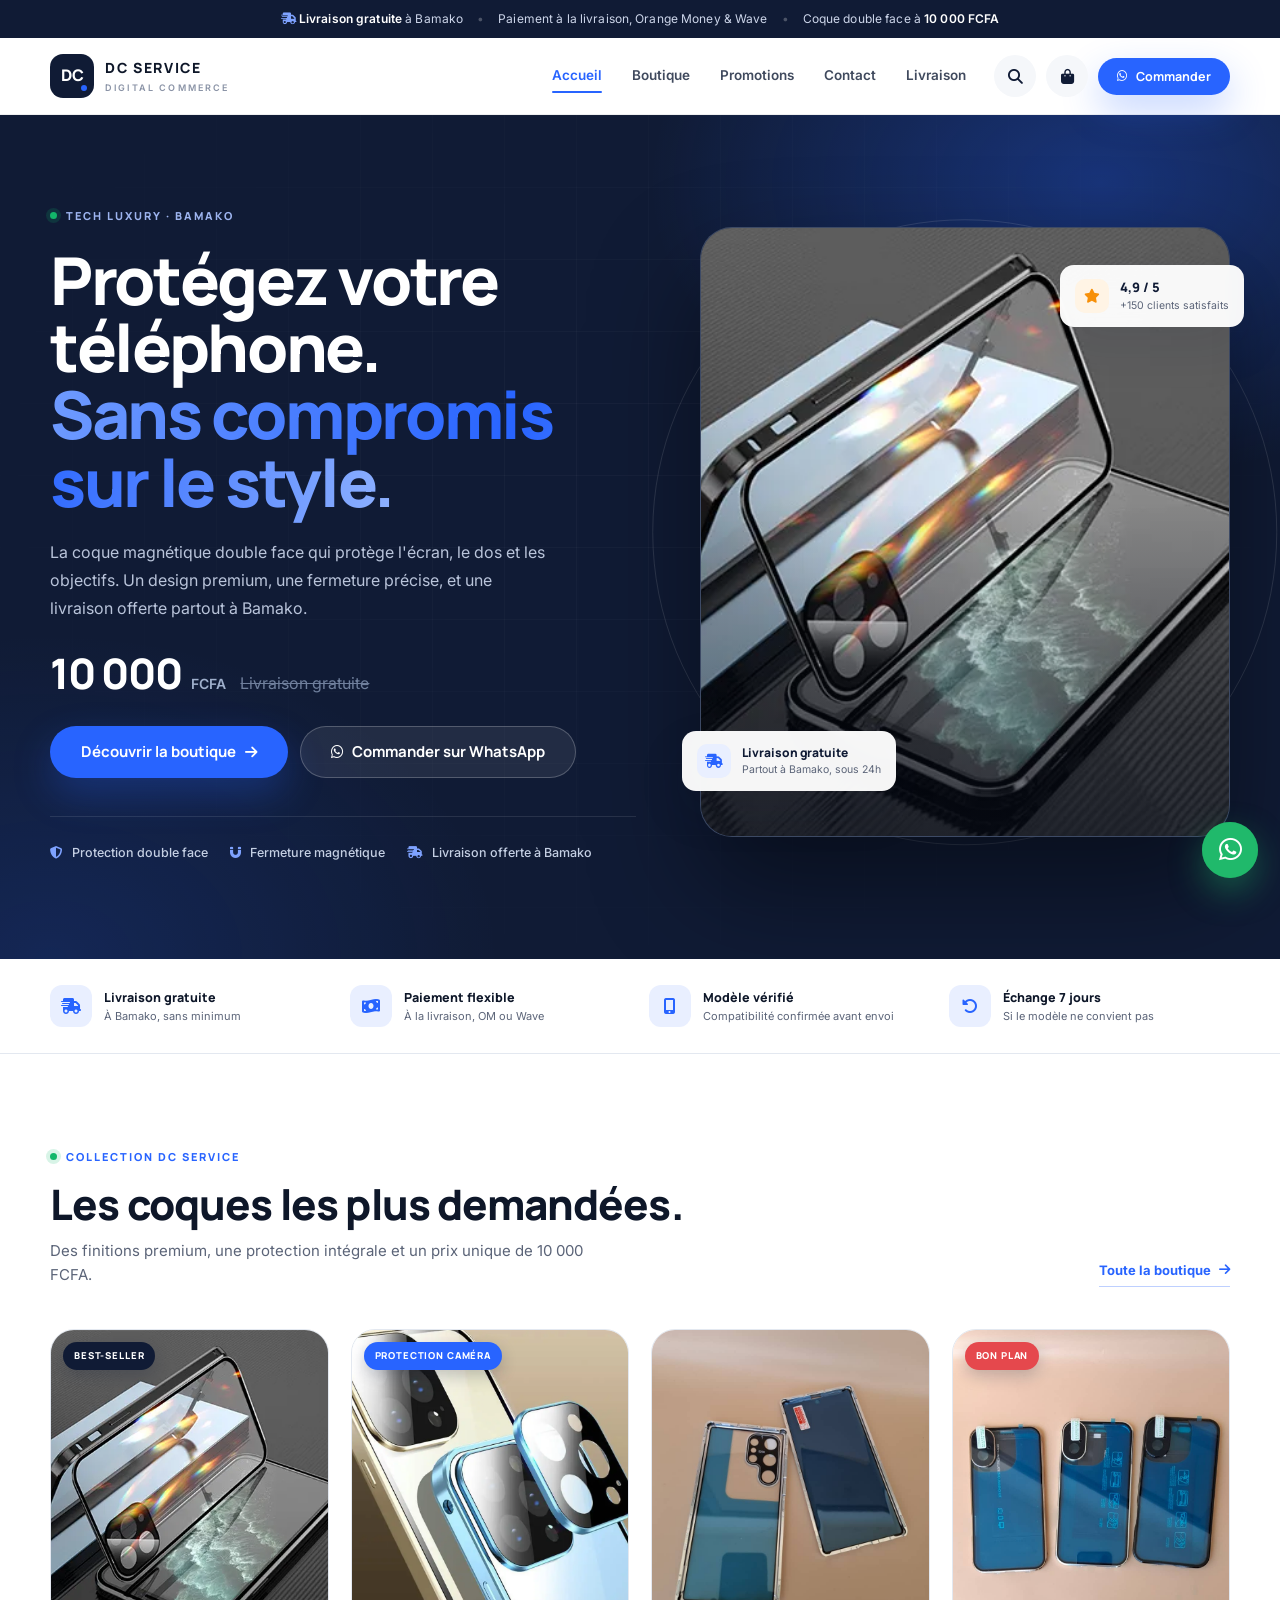
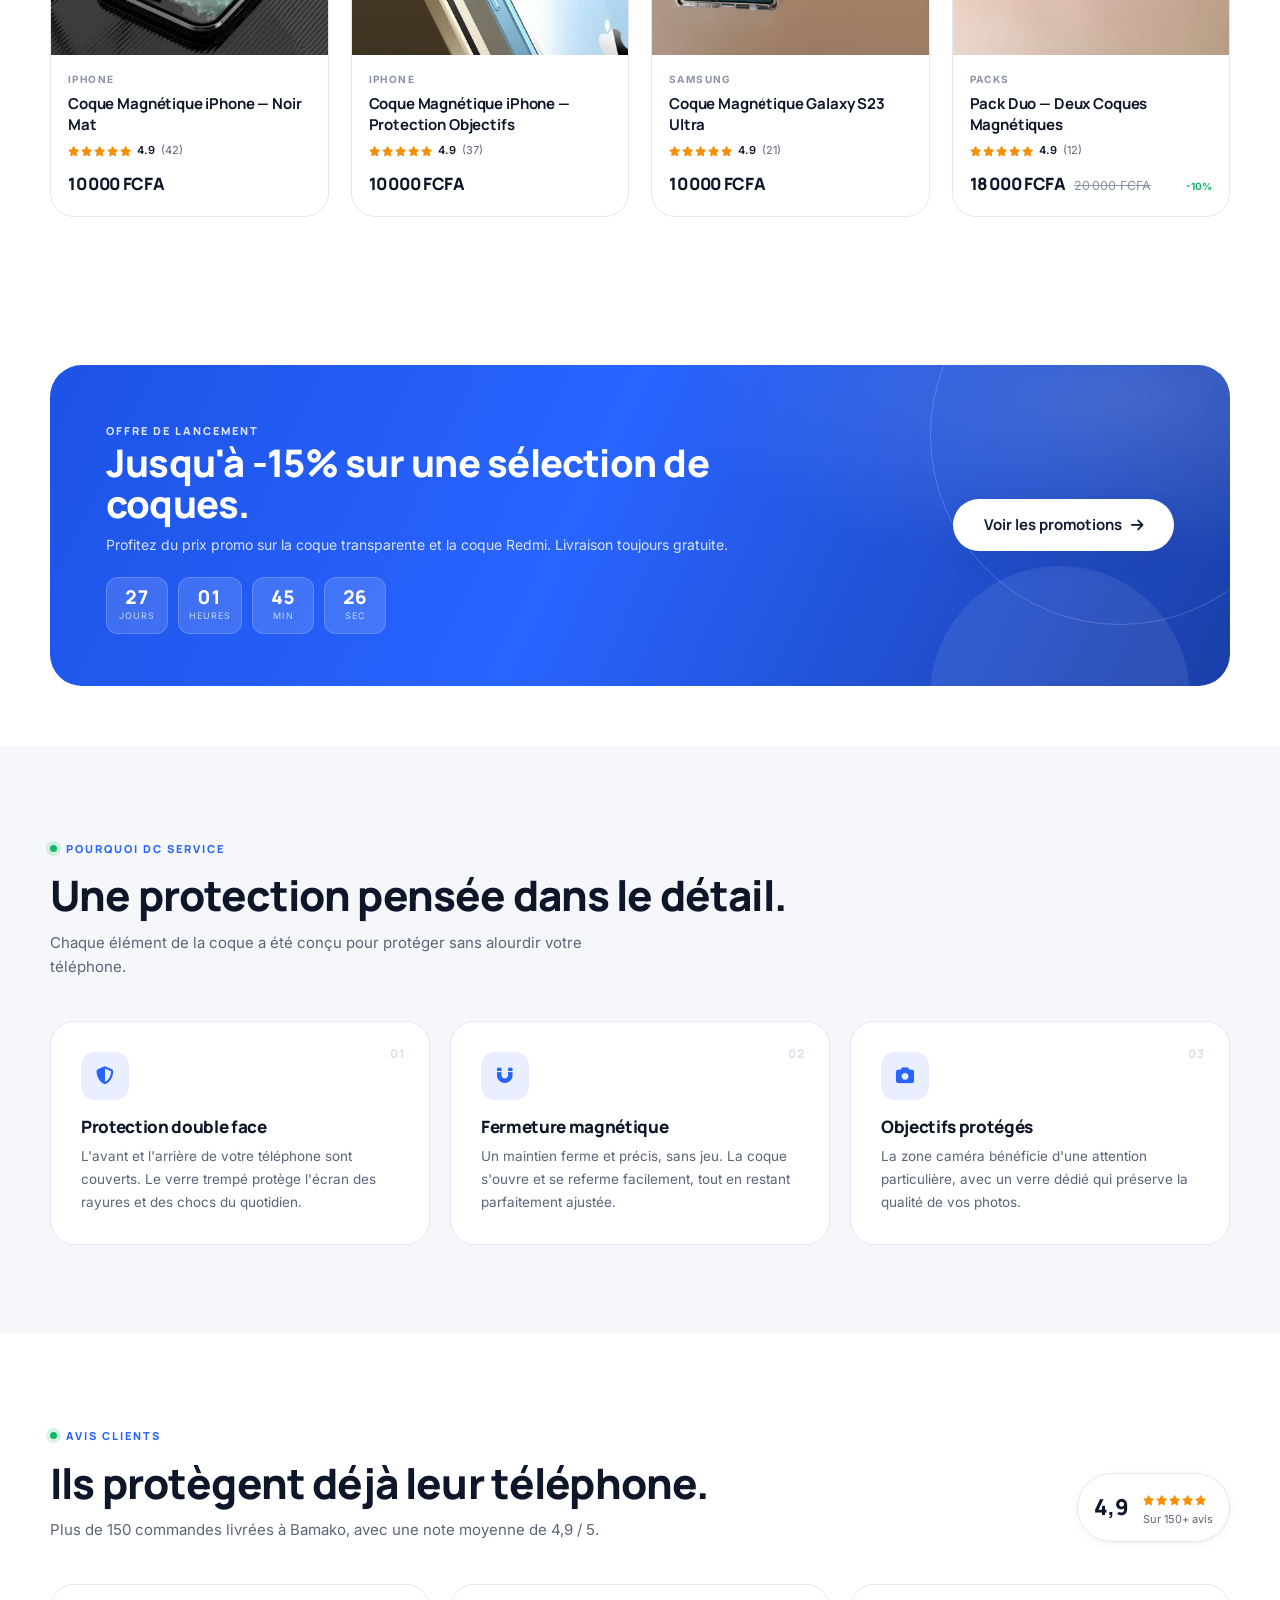
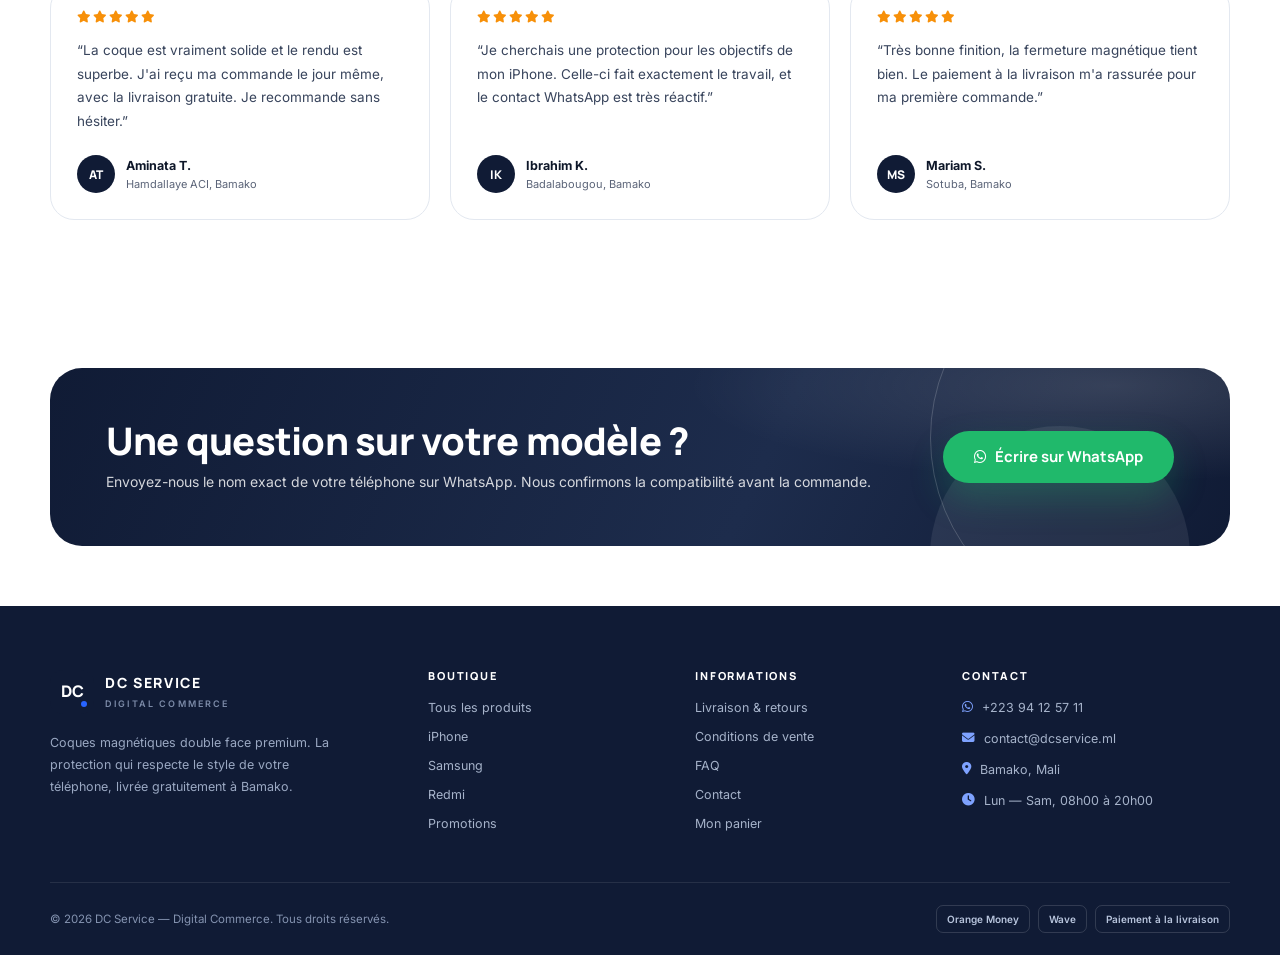
<file: index.html>
<!DOCTYPE html>
<html lang="fr">
<head>
  <meta charset="UTF-8">
  <meta name="viewport" content="width=device-width, initial-scale=1.0">
  <meta name="theme-color" content="#101B35">
  <meta name="description" content="DC Service — Coques magnétiques double face premium. Protection intégrale, livraison gratuite à Bamako, paiement à la livraison, Orange Money et Wave.">
  <title>DC Service | Coques Magnétiques Premium à Bamako</title>

  <link rel="icon" href="data:image/svg+xml,%3Csvg xmlns='http://www.w3.org/2000/svg' viewBox='0 0 64 64'%3E%3Crect width='64' height='64' rx='16' fill='%23101B35'/%3E%3Ctext x='32' y='42' font-family='Arial' font-size='22' font-weight='bold' fill='%23fff' text-anchor='middle'%3EDC%3C/text%3E%3C/svg%3E">

  <link rel="preconnect" href="https://fonts.googleapis.com">
  <link rel="preconnect" href="https://fonts.gstatic.com" crossorigin>
  <link href="https://fonts.googleapis.com/css2?family=Inter:wght@400;500;600;700&family=Manrope:wght@500;600;700;800&display=swap" rel="stylesheet">
  <link rel="stylesheet" href="https://cdnjs.cloudflare.com/ajax/libs/font-awesome/6.5.2/css/all.min.css">
  <link rel="stylesheet" href="assets/css/styles.css">
</head>
<body>
  <div class="announce">
    <div class="wrap">
      <span><i class="fa-solid fa-truck-fast"></i> <strong>Livraison gratuite</strong> à Bamako</span>
      <span class="sep">•</span>
      <span class="announce-secondary">Paiement à la livraison, Orange Money &amp; Wave</span>
      <span class="sep">•</span>
      <span class="announce-secondary">Coque double face à <strong>10 000 FCFA</strong></span>
    </div>
  </div>

  <header class="header">
    <div class="wrap header-inner">
      <a class="brand" href="index.html" aria-label="DC Service — Accueil">
        <span class="brand-mark">DC</span>
        <span class="brand-text">
          <strong>DC SERVICE</strong>
          <small>DIGITAL COMMERCE</small>
        </span>
      </a>

      <nav class="nav" id="mainNav" aria-label="Navigation principale">
        <a href="index.html" class="is-active">Accueil</a>
        <a href="boutique.html">Boutique</a>
        <a href="promotions.html">Promotions</a>
        <a href="contact.html">Contact</a>
        <a href="confiance.html">Livraison</a>
      </nav>

      <div class="header-actions">
        <a class="icon-btn" href="boutique.html#recherche" aria-label="Rechercher un produit">
          <i class="fa-solid fa-magnifying-glass"></i>
        </a>
        <a class="icon-btn" href="panier.html" aria-label="Voir le panier">
          <i class="fa-solid fa-bag-shopping"></i>
          <span class="cart-count" data-cart-count hidden>0</span>
        </a>
        <a class="btn btn--primary btn--sm header-cta"
           href="https://wa.me/22394125711?text=Bonjour%20DC%20Service%2C%20je%20souhaite%20commander."
           target="_blank" rel="noopener noreferrer">
          <i class="fa-brands fa-whatsapp"></i> Commander
        </a>
        <button class="burger" id="burger" type="button"
                aria-label="Ouvrir le menu" aria-expanded="false" aria-controls="mainNav">
          <i class="fa-solid fa-bars"></i>
        </button>
      </div>
    </div>
  </header>

  <main>
    <!-- HERO -->
    <section class="hero">
      <div class="wrap hero-inner">
        <div class="hero-content">
          <span class="eyebrow"><span class="eyebrow__dot"></span> Tech Luxury · Bamako</span>

          <h1>Protégez votre téléphone.<br><em>Sans compromis sur le style.</em></h1>

          <p class="hero-lead">
            La coque magnétique double face qui protège l'écran, le dos et les
            objectifs. Un design premium, une fermeture précise, et une
            livraison offerte partout à Bamako.
          </p>

          <div class="hero-price">
            <strong>10 000</strong>
            <span>FCFA</span>
            <s>Livraison gratuite</s>
          </div>

          <div class="hero-actions">
            <a class="btn btn--primary btn--lg" href="boutique.html">
              Découvrir la boutique <i class="fa-solid fa-arrow-right"></i>
            </a>
            <a class="btn btn--ghost-light btn--lg"
               href="https://wa.me/22394125711?text=Bonjour%20DC%20Service%2C%20je%20souhaite%20commander%20une%20coque%20magn%C3%A9tique."
               target="_blank" rel="noopener noreferrer">
              <i class="fa-brands fa-whatsapp"></i> Commander sur WhatsApp
            </a>
          </div>

          <div class="hero-trust">
            <span><i class="fa-solid fa-shield-halved"></i> Protection double face</span>
            <span><i class="fa-solid fa-magnet"></i> Fermeture magnétique</span>
            <span><i class="fa-solid fa-truck-fast"></i> Livraison offerte à Bamako</span>
          </div>
        </div>

        <div class="hero-visual">
          <span class="hero-ring"></span>
          <span class="hero-ring hero-ring--2"></span>

          <div class="hero-shot">
            <img src="images/iphone-noire.png"
                 alt="Coque magnétique double face DC Service en finition noire"
                 width="480" height="480" fetchpriority="high">
          </div>

          <div class="float-card float-card--delivery">
            <i class="fa-solid fa-truck-fast"></i>
            <span>
              <b>Livraison gratuite</b>
              <small>Partout à Bamako, sous 24h</small>
            </span>
          </div>

          <div class="float-card float-card--rating">
            <i class="fa-solid fa-star"></i>
            <span>
              <b>4,9 / 5</b>
              <small>+150 clients satisfaits</small>
            </span>
          </div>
        </div>
      </div>
    </section>

    <!-- CONFIANCE -->
    <section class="trust-strip" aria-label="Nos engagements">
      <div class="wrap">
        <div class="trust-item">
          <i class="fa-solid fa-truck-fast"></i>
          <div><b>Livraison gratuite</b><small>À Bamako, sans minimum</small></div>
        </div>
        <div class="trust-item">
          <i class="fa-solid fa-money-bill-wave"></i>
          <div><b>Paiement flexible</b><small>À la livraison, OM ou Wave</small></div>
        </div>
        <div class="trust-item">
          <i class="fa-solid fa-mobile-screen-button"></i>
          <div><b>Modèle vérifié</b><small>Compatibilité confirmée avant envoi</small></div>
        </div>
        <div class="trust-item">
          <i class="fa-solid fa-rotate-left"></i>
          <div><b>Échange 7 jours</b><small>Si le modèle ne convient pas</small></div>
        </div>
      </div>
    </section>

    <!-- PRODUITS VEDETTES -->
    <section class="section" id="produits">
      <div class="wrap">
        <div class="section-head">
          <div>
            <span class="eyebrow"><span class="eyebrow__dot"></span> Collection DC Service</span>
            <h2>Les coques les plus demandées.</h2>
            <p>Des finitions premium, une protection intégrale et un prix unique de 10 000 FCFA.</p>
          </div>
          <a class="section-head__link" href="boutique.html">
            Toute la boutique <i class="fa-solid fa-arrow-right"></i>
          </a>
        </div>

        <div class="product-grid" id="featuredGrid" aria-live="polite"></div>
      </div>
    </section>

    <!-- PROMO -->
    <section class="section section--tight">
      <div class="wrap">
        <div class="promo-band">
          <div>
            <span class="eyebrow" style="color:#dbe6ff">Offre de lancement</span>
            <h2>Jusqu'à -15% sur une sélection de coques.</h2>
            <p>Profitez du prix promo sur la coque transparente et la coque Redmi. Livraison toujours gratuite.</p>

            <div class="countdown" data-countdown aria-hidden="true">
              <div><strong data-cd-days>00</strong><small>Jours</small></div>
              <div><strong data-cd-hours>00</strong><small>Heures</small></div>
              <div><strong data-cd-minutes>00</strong><small>Min</small></div>
              <div><strong data-cd-seconds>00</strong><small>Sec</small></div>
            </div>
          </div>

          <a class="btn btn--light btn--lg" href="promotions.html">
            Voir les promotions <i class="fa-solid fa-arrow-right"></i>
          </a>
        </div>
      </div>
    </section>

    <!-- AVANTAGES -->
    <section class="section section--alt">
      <div class="wrap">
        <div class="section-head">
          <div>
            <span class="eyebrow"><span class="eyebrow__dot"></span> Pourquoi DC Service</span>
            <h2>Une protection pensée dans le détail.</h2>
            <p>Chaque élément de la coque a été conçu pour protéger sans alourdir votre téléphone.</p>
          </div>
        </div>

        <div class="feature-grid">
          <article class="feature-card reveal">
            <span class="feature-card__num">01</span>
            <div class="feature-card__icon"><i class="fa-solid fa-shield-halved"></i></div>
            <h3>Protection double face</h3>
            <p>L'avant et l'arrière de votre téléphone sont couverts. Le verre trempé protège l'écran des rayures et des chocs du quotidien.</p>
          </article>

          <article class="feature-card reveal">
            <span class="feature-card__num">02</span>
            <div class="feature-card__icon"><i class="fa-solid fa-magnet"></i></div>
            <h3>Fermeture magnétique</h3>
            <p>Un maintien ferme et précis, sans jeu. La coque s'ouvre et se referme facilement, tout en restant parfaitement ajustée.</p>
          </article>

          <article class="feature-card reveal">
            <span class="feature-card__num">03</span>
            <div class="feature-card__icon"><i class="fa-solid fa-camera"></i></div>
            <h3>Objectifs protégés</h3>
            <p>La zone caméra bénéficie d'une attention particulière, avec un verre dédié qui préserve la qualité de vos photos.</p>
          </article>
        </div>
      </div>
    </section>

    <!-- AVIS -->
    <section class="section">
      <div class="wrap">
        <div class="section-head">
          <div>
            <span class="eyebrow"><span class="eyebrow__dot"></span> Avis clients</span>
            <h2>Ils protègent déjà leur téléphone.</h2>
            <p>Plus de 150 commandes livrées à Bamako, avec une note moyenne de 4,9 / 5.</p>
          </div>
          <div class="review-summary">
            <strong>4,9</strong>
            <div>
              <span class="stars" aria-hidden="true">
                <i class="fa-solid fa-star"></i><i class="fa-solid fa-star"></i><i class="fa-solid fa-star"></i><i class="fa-solid fa-star"></i><i class="fa-solid fa-star"></i>
              </span>
              <div style="font-size:11px;color:var(--muted)">Sur 150+ avis</div>
            </div>
          </div>
        </div>

        <div class="review-grid" id="reviewGrid"></div>
      </div>
    </section>

    <!-- CTA -->
    <section class="section section--tight">
      <div class="wrap">
        <div class="promo-band" style="background:radial-gradient(ellipse 60% 90% at 90% 10%,rgba(255,255,255,.14),transparent 60%),linear-gradient(115deg,#101b35,#1d2c4c 60%,#101b35)">
          <div>
            <h2>Une question sur votre modèle ?</h2>
            <p>Envoyez-nous le nom exact de votre téléphone sur WhatsApp. Nous confirmons la compatibilité avant la commande.</p>
          </div>
          <a class="btn btn--wa btn--lg"
             href="https://wa.me/22394125711?text=Bonjour%20DC%20Service%2C%20je%20souhaite%20v%C3%A9rifier%20la%20compatibilit%C3%A9%20de%20mon%20t%C3%A9l%C3%A9phone."
             target="_blank" rel="noopener noreferrer">
            <i class="fa-brands fa-whatsapp"></i> Écrire sur WhatsApp
          </a>
        </div>
      </div>
    </section>
  </main>

  <footer class="footer">
    <div class="wrap footer-grid">
      <div>
        <a class="brand" href="index.html">
          <span class="brand-mark">DC</span>
          <span class="brand-text">
            <strong>DC SERVICE</strong>
            <small>DIGITAL COMMERCE</small>
          </span>
        </a>
        <p class="footer-tagline">
          Coques magnétiques double face premium. La protection qui respecte
          le style de votre téléphone, livrée gratuitement à Bamako.
        </p>
      </div>

      <div>
        <h3>Boutique</h3>
        <div class="footer-links">
          <a href="boutique.html">Tous les produits</a>
          <a href="boutique.html?marque=iphone">iPhone</a>
          <a href="boutique.html?marque=samsung">Samsung</a>
          <a href="boutique.html?marque=redmi">Redmi</a>
          <a href="promotions.html">Promotions</a>
        </div>
      </div>

      <div>
        <h3>Informations</h3>
        <div class="footer-links">
          <a href="confiance.html#livraison">Livraison &amp; retours</a>
          <a href="confiance.html#cgv">Conditions de vente</a>
          <a href="confiance.html#faq">FAQ</a>
          <a href="contact.html">Contact</a>
          <a href="panier.html">Mon panier</a>
        </div>
      </div>

      <div>
        <h3>Contact</h3>
        <div class="footer-contact">
          <a href="https://wa.me/22394125711" target="_blank" rel="noopener noreferrer">
            <i class="fa-brands fa-whatsapp"></i> +223 94 12 57 11
          </a>
          <a href="mailto:contact@dcservice.ml"><i class="fa-solid fa-envelope"></i> contact@dcservice.ml</a>
          <span><i class="fa-solid fa-location-dot"></i> Bamako, Mali</span>
          <span><i class="fa-solid fa-clock"></i> Lun — Sam, 08h00 à 20h00</span>
        </div>
      </div>
    </div>

    <div class="wrap footer-bottom">
      <span>© <span data-year>2026</span> DC Service — Digital Commerce. Tous droits réservés.</span>
      <div class="pay-logos">
        <span>Orange Money</span>
        <span>Wave</span>
        <span>Paiement à la livraison</span>
      </div>
    </div>
  </footer>

  <a class="wa-float"
     href="https://wa.me/22394125711?text=Bonjour%20DC%20Service%2C%20j%27ai%20une%20question."
     target="_blank" rel="noopener noreferrer"
     aria-label="Contacter DC Service sur WhatsApp">
    <i class="fa-brands fa-whatsapp"></i>
  </a>

  <div class="toast" id="toast" role="status" aria-live="polite"></div>

  <script src="assets/js/data.js"></script>
  <script src="assets/js/store.js"></script>
  <script src="assets/js/main.js"></script>
  <script src="assets/js/home.js"></script>
</body>
</html>
</file>
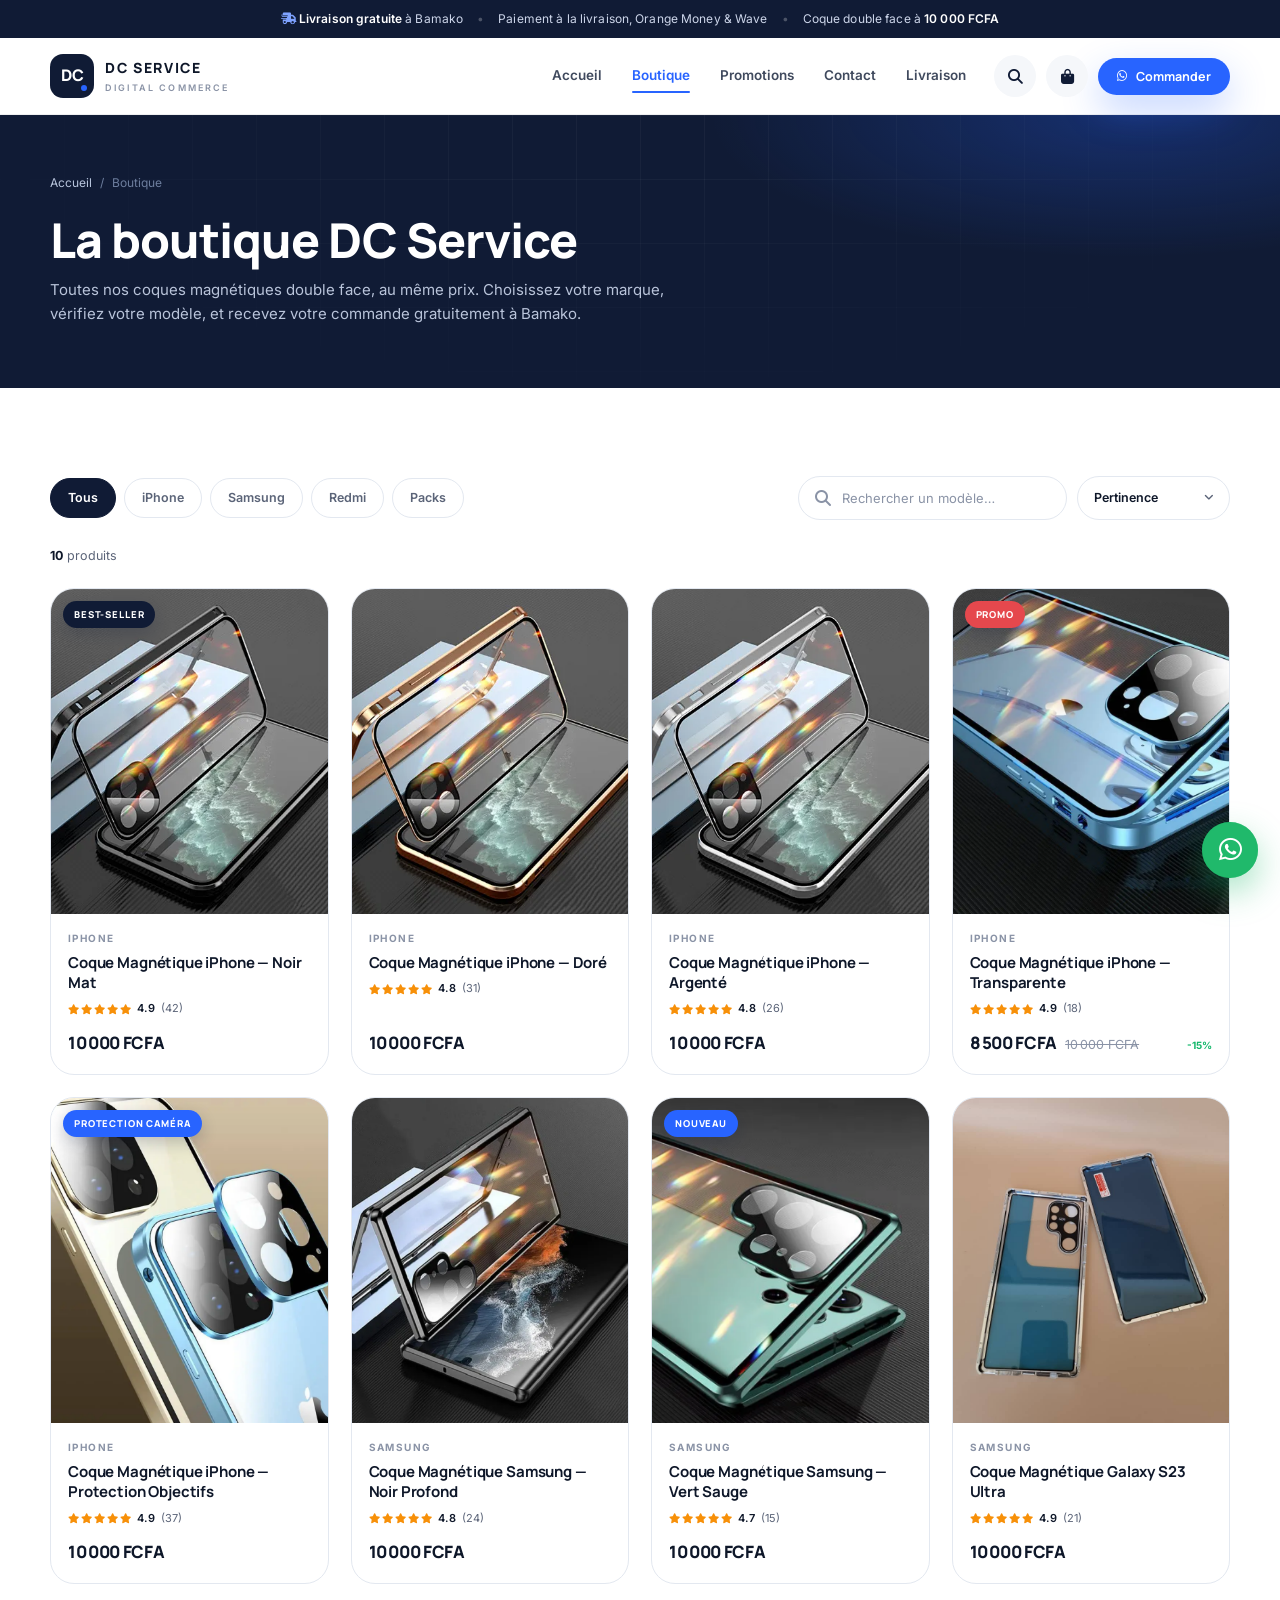
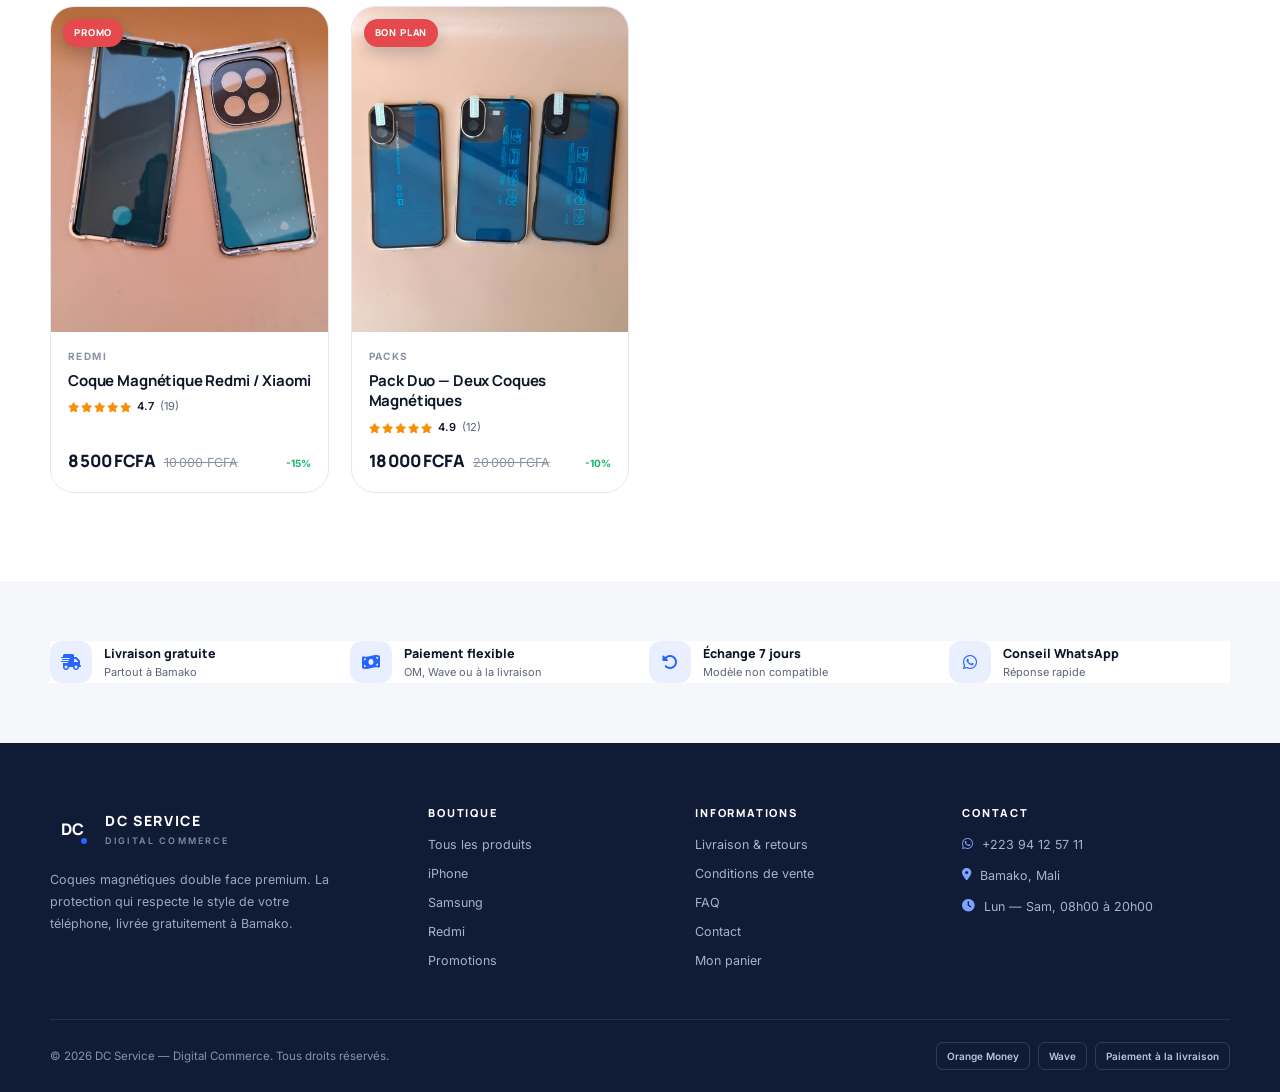
<file: boutique.html>
<!DOCTYPE html>
<html lang="fr">
<head>
  <meta charset="UTF-8">
  <meta name="viewport" content="width=device-width, initial-scale=1.0">
  <meta name="theme-color" content="#101B35">
  <meta name="description" content="Découvrez toutes les coques magnétiques double face DC Service : iPhone, Samsung, Redmi. 10 000 FCFA, livraison gratuite à Bamako.">
  <title>Boutique | DC Service</title>

  <link rel="icon" href="data:image/svg+xml,%3Csvg xmlns='http://www.w3.org/2000/svg' viewBox='0 0 64 64'%3E%3Crect width='64' height='64' rx='16' fill='%23101B35'/%3E%3Ctext x='32' y='42' font-family='Arial' font-size='22' font-weight='bold' fill='%23fff' text-anchor='middle'%3EDC%3C/text%3E%3C/svg%3E">

  <link rel="preconnect" href="https://fonts.googleapis.com">
  <link rel="preconnect" href="https://fonts.gstatic.com" crossorigin>
  <link href="https://fonts.googleapis.com/css2?family=Inter:wght@400;500;600;700&family=Manrope:wght@500;600;700;800&display=swap" rel="stylesheet">
  <link rel="stylesheet" href="https://cdnjs.cloudflare.com/ajax/libs/font-awesome/6.5.2/css/all.min.css">
  <link rel="stylesheet" href="assets/css/styles.css?v=20261120">
</head>
<body>
  <div class="announce">
    <div class="wrap">
      <span><i class="fa-solid fa-truck-fast"></i> <strong>Livraison gratuite</strong> à Bamako</span>
      <span class="sep">•</span>
      <span class="announce-secondary">Paiement à la livraison, Orange Money &amp; Wave</span>
      <span class="sep">•</span>
      <span class="announce-secondary">Coque double face à <strong>10 000 FCFA</strong></span>
    </div>
  </div>

  <header class="header">
    <div class="wrap header-inner">
      <a class="brand" href="index.html" aria-label="DC Service — Accueil">
        <span class="brand-mark">DC</span>
        <span class="brand-text">
          <strong>DC SERVICE</strong>
          <small>DIGITAL COMMERCE</small>
        </span>
      </a>

      <nav class="nav" id="mainNav" aria-label="Navigation principale">
        <a href="index.html">Accueil</a>
        <a href="boutique.html" class="is-active">Boutique</a>
        <a href="promotions.html">Promotions</a>
        <a href="contact.html">Contact</a>
        <a href="confiance.html">Livraison</a>
      </nav>

      <div class="header-actions">
        <a class="icon-btn" href="boutique.html#recherche" aria-label="Rechercher un produit">
          <i class="fa-solid fa-magnifying-glass"></i>
        </a>
        <a class="icon-btn" href="panier.html" aria-label="Voir le panier">
          <i class="fa-solid fa-bag-shopping"></i>
          <span class="cart-count" data-cart-count hidden>0</span>
        </a>
        <a class="btn btn--primary btn--sm header-cta"
           href="https://wa.me/22394125711?text=Bonjour%20DC%20Service%2C%20je%20souhaite%20commander."
           target="_blank" rel="noopener noreferrer">
          <i class="fa-brands fa-whatsapp"></i> Commander
        </a>
        <button class="burger" id="burger" type="button"
                aria-label="Ouvrir le menu" aria-expanded="false" aria-controls="mainNav">
          <i class="fa-solid fa-bars"></i>
        </button>
      </div>
    </div>
  </header>

  <main>
    <section class="page-hero">
      <div class="wrap">
        <nav class="breadcrumb" aria-label="Fil d'Ariane">
          <a href="index.html">Accueil</a>
          <span>/</span>
          <span>Boutique</span>
        </nav>
        <h1>La boutique DC Service</h1>
        <p>
          Toutes nos coques magnétiques double face, au même prix. Choisissez
          votre marque, vérifiez votre modèle, et recevez votre commande
          gratuitement à Bamako.
        </p>
      </div>
    </section>

    <section class="section">
      <div class="wrap">
        <div class="shop-toolbar">
          <div class="chips" id="brandChips" role="group" aria-label="Filtrer par marque">
            <button class="chip is-active" type="button" data-brand="all">Tous</button>
            <button class="chip" type="button" data-brand="iphone">iPhone</button>
            <button class="chip" type="button" data-brand="samsung">Samsung</button>
            <button class="chip" type="button" data-brand="redmi">Redmi</button>
            <button class="chip" type="button" data-brand="pack">Packs</button>
          </div>

          <div class="shop-tools">
            <label class="search-field" for="searchInput">
              <i class="fa-solid fa-magnifying-glass" aria-hidden="true"></i>
              <input id="searchInput" type="search" placeholder="Rechercher un modèle…"
                     autocomplete="off" aria-label="Rechercher un produit">
            </label>

            <div class="select-field">
              <select id="sortSelect" aria-label="Trier les produits">
                <option value="featured">Pertinence</option>
                <option value="price-asc">Prix croissant</option>
                <option value="price-desc">Prix décroissant</option>
                <option value="rating">Mieux notés</option>
                <option value="new">Nouveautés</option>
              </select>
            </div>
          </div>
        </div>

        <div class="shop-meta">
          <span id="resultCount">9 produits</span>
          <button class="cart-item__remove" type="button" id="resetFilters">Réinitialiser les filtres</button>
        </div>

        <div class="product-grid" id="shopGrid" aria-live="polite"></div>
      </div>
    </section>

    <section class="section section--alt section--tight">
      <div class="wrap">
        <div class="trust-strip" style="border:0">
          <div class="wrap" style="width:100%;padding:0">
            <div class="trust-item">
              <i class="fa-solid fa-truck-fast"></i>
              <div><b>Livraison gratuite</b><small>Partout à Bamako</small></div>
            </div>
            <div class="trust-item">
              <i class="fa-solid fa-money-bill-wave"></i>
              <div><b>Paiement flexible</b><small>OM, Wave ou à la livraison</small></div>
            </div>
            <div class="trust-item">
              <i class="fa-solid fa-rotate-left"></i>
              <div><b>Échange 7 jours</b><small>Modèle non compatible</small></div>
            </div>
            <div class="trust-item">
              <i class="fa-brands fa-whatsapp"></i>
              <div><b>Conseil WhatsApp</b><small>Réponse rapide</small></div>
            </div>
          </div>
        </div>
      </div>
    </section>
  </main>

  <footer class="footer">
    <div class="wrap footer-grid">
      <div>
        <a class="brand" href="index.html">
          <span class="brand-mark">DC</span>
          <span class="brand-text">
            <strong>DC SERVICE</strong>
            <small>DIGITAL COMMERCE</small>
          </span>
        </a>
        <p class="footer-tagline">
          Coques magnétiques double face premium. La protection qui respecte
          le style de votre téléphone, livrée gratuitement à Bamako.
        </p>
      </div>

      <div>
        <h3>Boutique</h3>
        <div class="footer-links">
          <a href="boutique.html">Tous les produits</a>
          <a href="boutique.html?marque=iphone">iPhone</a>
          <a href="boutique.html?marque=samsung">Samsung</a>
          <a href="boutique.html?marque=redmi">Redmi</a>
          <a href="promotions.html">Promotions</a>
        </div>
      </div>

      <div>
        <h3>Informations</h3>
        <div class="footer-links">
          <a href="confiance.html#livraison">Livraison &amp; retours</a>
          <a href="confiance.html#cgv">Conditions de vente</a>
          <a href="confiance.html#faq">FAQ</a>
          <a href="contact.html">Contact</a>
          <a href="panier.html">Mon panier</a>
        </div>
      </div>

      <div>
        <h3>Contact</h3>
        <div class="footer-contact">
          <a href="https://wa.me/22394125711" target="_blank" rel="noopener noreferrer">
            <i class="fa-brands fa-whatsapp"></i> +223 94 12 57 11
          </a>
          <span><i class="fa-solid fa-location-dot"></i> Bamako, Mali</span>
          <span><i class="fa-solid fa-clock"></i> Lun — Sam, 08h00 à 20h00</span>
        </div>
      </div>
    </div>

    <div class="wrap footer-bottom">
      <span>© <span data-year>2026</span> DC Service — Digital Commerce. Tous droits réservés.</span>
      <div class="pay-logos">
        <span>Orange Money</span>
        <span>Wave</span>
        <span>Paiement à la livraison</span>
      </div>
    </div>
  </footer>

  <a class="wa-float"
     href="https://wa.me/22394125711?text=Bonjour%20DC%20Service%2C%20j%27ai%20une%20question."
     target="_blank" rel="noopener noreferrer"
     aria-label="Contacter DC Service sur WhatsApp">
    <i class="fa-brands fa-whatsapp"></i>
  </a>

  <div class="toast" id="toast" role="status" aria-live="polite"></div>

  <script src="assets/js/data.js?v=20261120"></script>
  <script src="assets/js/store.js?v=20261120"></script>
  <script src="assets/js/main.js?v=20261120"></script>
  <script src="assets/js/boutique.js?v=20261120"></script>
</body>
</html>
</file>
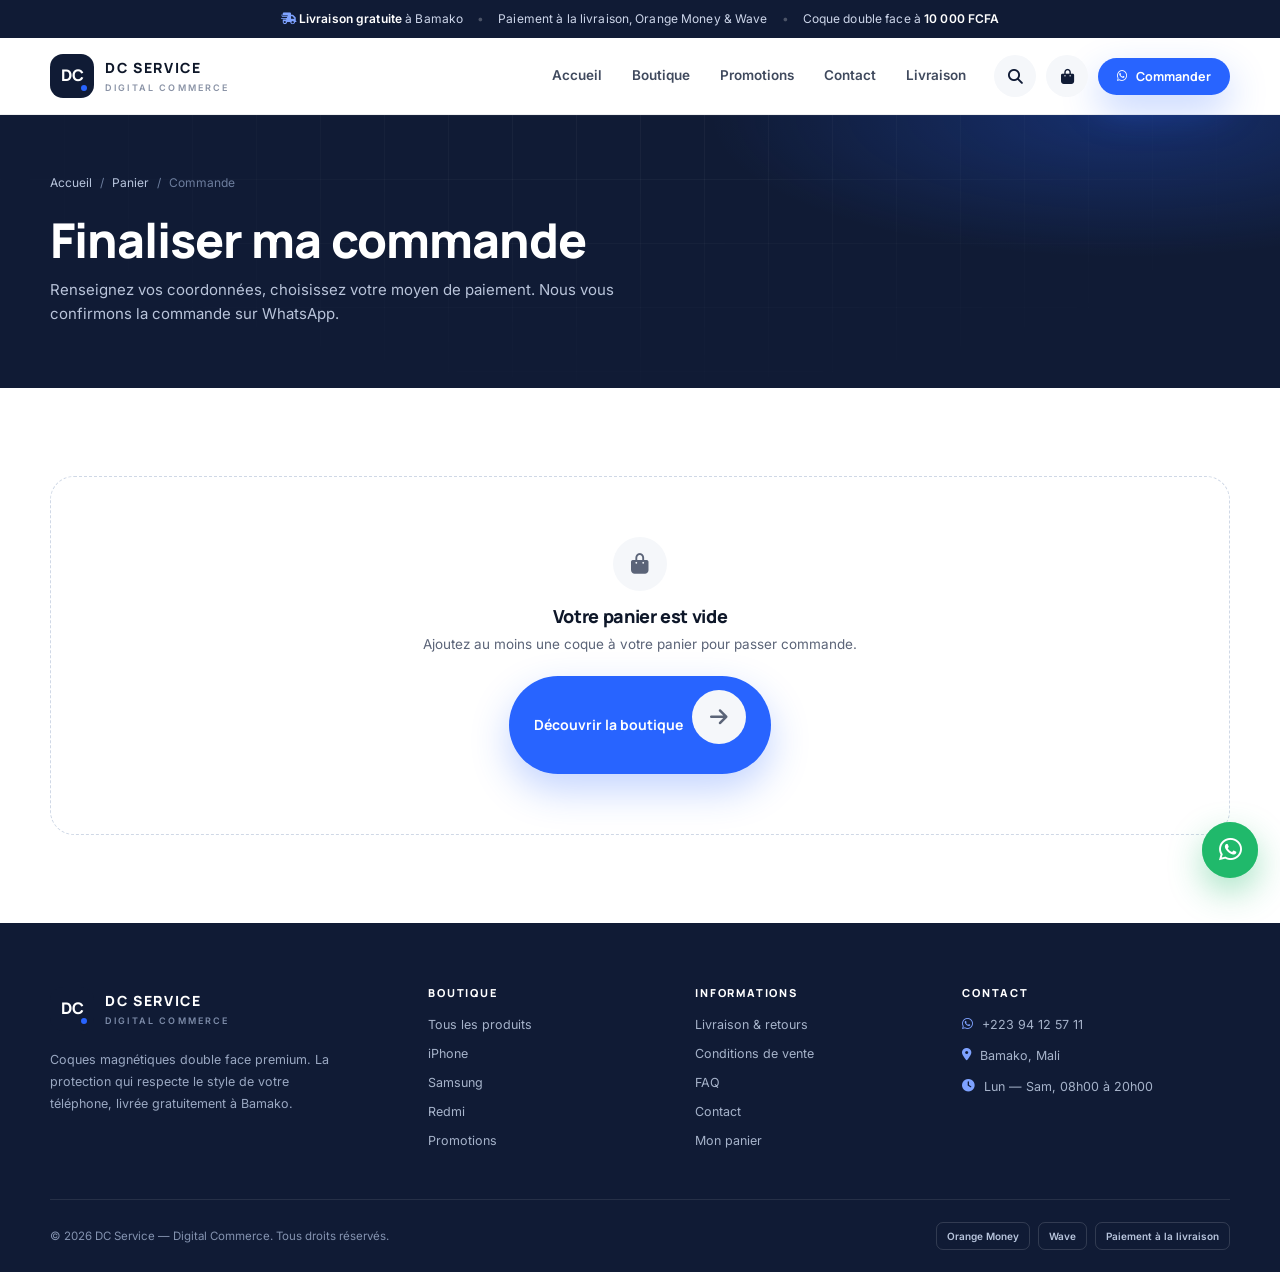
<file: commande.html>
<!DOCTYPE html>
<html lang="fr">
<head>
  <meta charset="UTF-8">
  <meta name="viewport" content="width=device-width, initial-scale=1.0">
  <meta name="theme-color" content="#101B35">
  <meta name="description" content="Passez commande chez DC Service : coordonnées, paiement Orange Money, Wave ou à la livraison. Livraison gratuite à Bamako.">
  <title>Commande | DC Service</title>

  <link rel="icon" href="data:image/svg+xml,%3Csvg xmlns='http://www.w3.org/2000/svg' viewBox='0 0 64 64'%3E%3Crect width='64' height='64' rx='16' fill='%23101B35'/%3E%3Ctext x='32' y='42' font-family='Arial' font-size='22' font-weight='bold' fill='%23fff' text-anchor='middle'%3EDC%3C/text%3E%3C/svg%3E">

  <link rel="preconnect" href="https://fonts.googleapis.com">
  <link rel="preconnect" href="https://fonts.gstatic.com" crossorigin>
  <link href="https://fonts.googleapis.com/css2?family=Inter:wght@400;500;600;700&family=Manrope:wght@500;600;700;800&display=swap" rel="stylesheet">
  <link rel="stylesheet" href="https://cdnjs.cloudflare.com/ajax/libs/font-awesome/6.5.2/css/all.min.css">
  <link rel="stylesheet" href="assets/css/styles.css?v=20261120">
</head>
<body>
  <div class="announce">
    <div class="wrap">
      <span><i class="fa-solid fa-truck-fast"></i> <strong>Livraison gratuite</strong> à Bamako</span>
      <span class="sep">•</span>
      <span class="announce-secondary">Paiement à la livraison, Orange Money &amp; Wave</span>
      <span class="sep">•</span>
      <span class="announce-secondary">Coque double face à <strong>10 000 FCFA</strong></span>
    </div>
  </div>

  <header class="header">
    <div class="wrap header-inner">
      <a class="brand" href="index.html" aria-label="DC Service — Accueil">
        <span class="brand-mark">DC</span>
        <span class="brand-text">
          <strong>DC SERVICE</strong>
          <small>DIGITAL COMMERCE</small>
        </span>
      </a>

      <nav class="nav" id="mainNav" aria-label="Navigation principale">
        <a href="index.html">Accueil</a>
        <a href="boutique.html">Boutique</a>
        <a href="promotions.html">Promotions</a>
        <a href="contact.html">Contact</a>
        <a href="confiance.html">Livraison</a>
      </nav>

      <div class="header-actions">
        <a class="icon-btn" href="boutique.html#recherche" aria-label="Rechercher un produit">
          <i class="fa-solid fa-magnifying-glass"></i>
        </a>
        <a class="icon-btn" href="panier.html" aria-label="Voir le panier">
          <i class="fa-solid fa-bag-shopping"></i>
          <span class="cart-count" data-cart-count hidden>0</span>
        </a>
        <a class="btn btn--primary btn--sm header-cta"
           href="https://wa.me/22394125711?text=Bonjour%20DC%20Service%2C%20je%20souhaite%20commander."
           target="_blank" rel="noopener noreferrer">
          <i class="fa-brands fa-whatsapp"></i> Commander
        </a>
        <button class="burger" id="burger" type="button"
                aria-label="Ouvrir le menu" aria-expanded="false" aria-controls="mainNav">
          <i class="fa-solid fa-bars"></i>
        </button>
      </div>
    </div>
  </header>

  <main>
    <section class="page-hero">
      <div class="wrap">
        <nav class="breadcrumb" aria-label="Fil d'Ariane">
          <a href="index.html">Accueil</a>
          <span>/</span>
          <a href="panier.html">Panier</a>
          <span>/</span>
          <span>Commande</span>
        </nav>
        <h1>Finaliser ma commande</h1>
        <p>Renseignez vos coordonnées, choisissez votre moyen de paiement. Nous vous confirmons la commande sur WhatsApp.</p>
      </div>
    </section>

    <section class="section">
      <div class="wrap">
        <div id="checkoutRoot" aria-live="polite"></div>
      </div>
    </section>
  </main>

  <footer class="footer">
    <div class="wrap footer-grid">
      <div>
        <a class="brand" href="index.html">
          <span class="brand-mark">DC</span>
          <span class="brand-text">
            <strong>DC SERVICE</strong>
            <small>DIGITAL COMMERCE</small>
          </span>
        </a>
        <p class="footer-tagline">
          Coques magnétiques double face premium. La protection qui respecte
          le style de votre téléphone, livrée gratuitement à Bamako.
        </p>
      </div>

      <div>
        <h3>Boutique</h3>
        <div class="footer-links">
          <a href="boutique.html">Tous les produits</a>
          <a href="boutique.html?marque=iphone">iPhone</a>
          <a href="boutique.html?marque=samsung">Samsung</a>
          <a href="boutique.html?marque=redmi">Redmi</a>
          <a href="promotions.html">Promotions</a>
        </div>
      </div>

      <div>
        <h3>Informations</h3>
        <div class="footer-links">
          <a href="confiance.html#livraison">Livraison &amp; retours</a>
          <a href="confiance.html#cgv">Conditions de vente</a>
          <a href="confiance.html#faq">FAQ</a>
          <a href="contact.html">Contact</a>
          <a href="panier.html">Mon panier</a>
        </div>
      </div>

      <div>
        <h3>Contact</h3>
        <div class="footer-contact">
          <a href="https://wa.me/22394125711" target="_blank" rel="noopener noreferrer">
            <i class="fa-brands fa-whatsapp"></i> +223 94 12 57 11
          </a>
          <span><i class="fa-solid fa-location-dot"></i> Bamako, Mali</span>
          <span><i class="fa-solid fa-clock"></i> Lun — Sam, 08h00 à 20h00</span>
        </div>
      </div>
    </div>

    <div class="wrap footer-bottom">
      <span>© <span data-year>2026</span> DC Service — Digital Commerce. Tous droits réservés.</span>
      <div class="pay-logos">
        <span>Orange Money</span>
        <span>Wave</span>
        <span>Paiement à la livraison</span>
      </div>
    </div>
  </footer>

  <a class="wa-float"
     href="https://wa.me/22394125711?text=Bonjour%20DC%20Service%2C%20j%27ai%20une%20question."
     target="_blank" rel="noopener noreferrer"
     aria-label="Contacter DC Service sur WhatsApp">
    <i class="fa-brands fa-whatsapp"></i>
  </a>

  <div class="toast" id="toast" role="status" aria-live="polite"></div>

  <script src="assets/js/data.js?v=20261120"></script>
  <script src="assets/js/store.js?v=20261120"></script>
  <script src="assets/js/main.js?v=20261120"></script>
  <script src="assets/js/commande.js?v=20261120"></script>
</body>
</html>
</file>
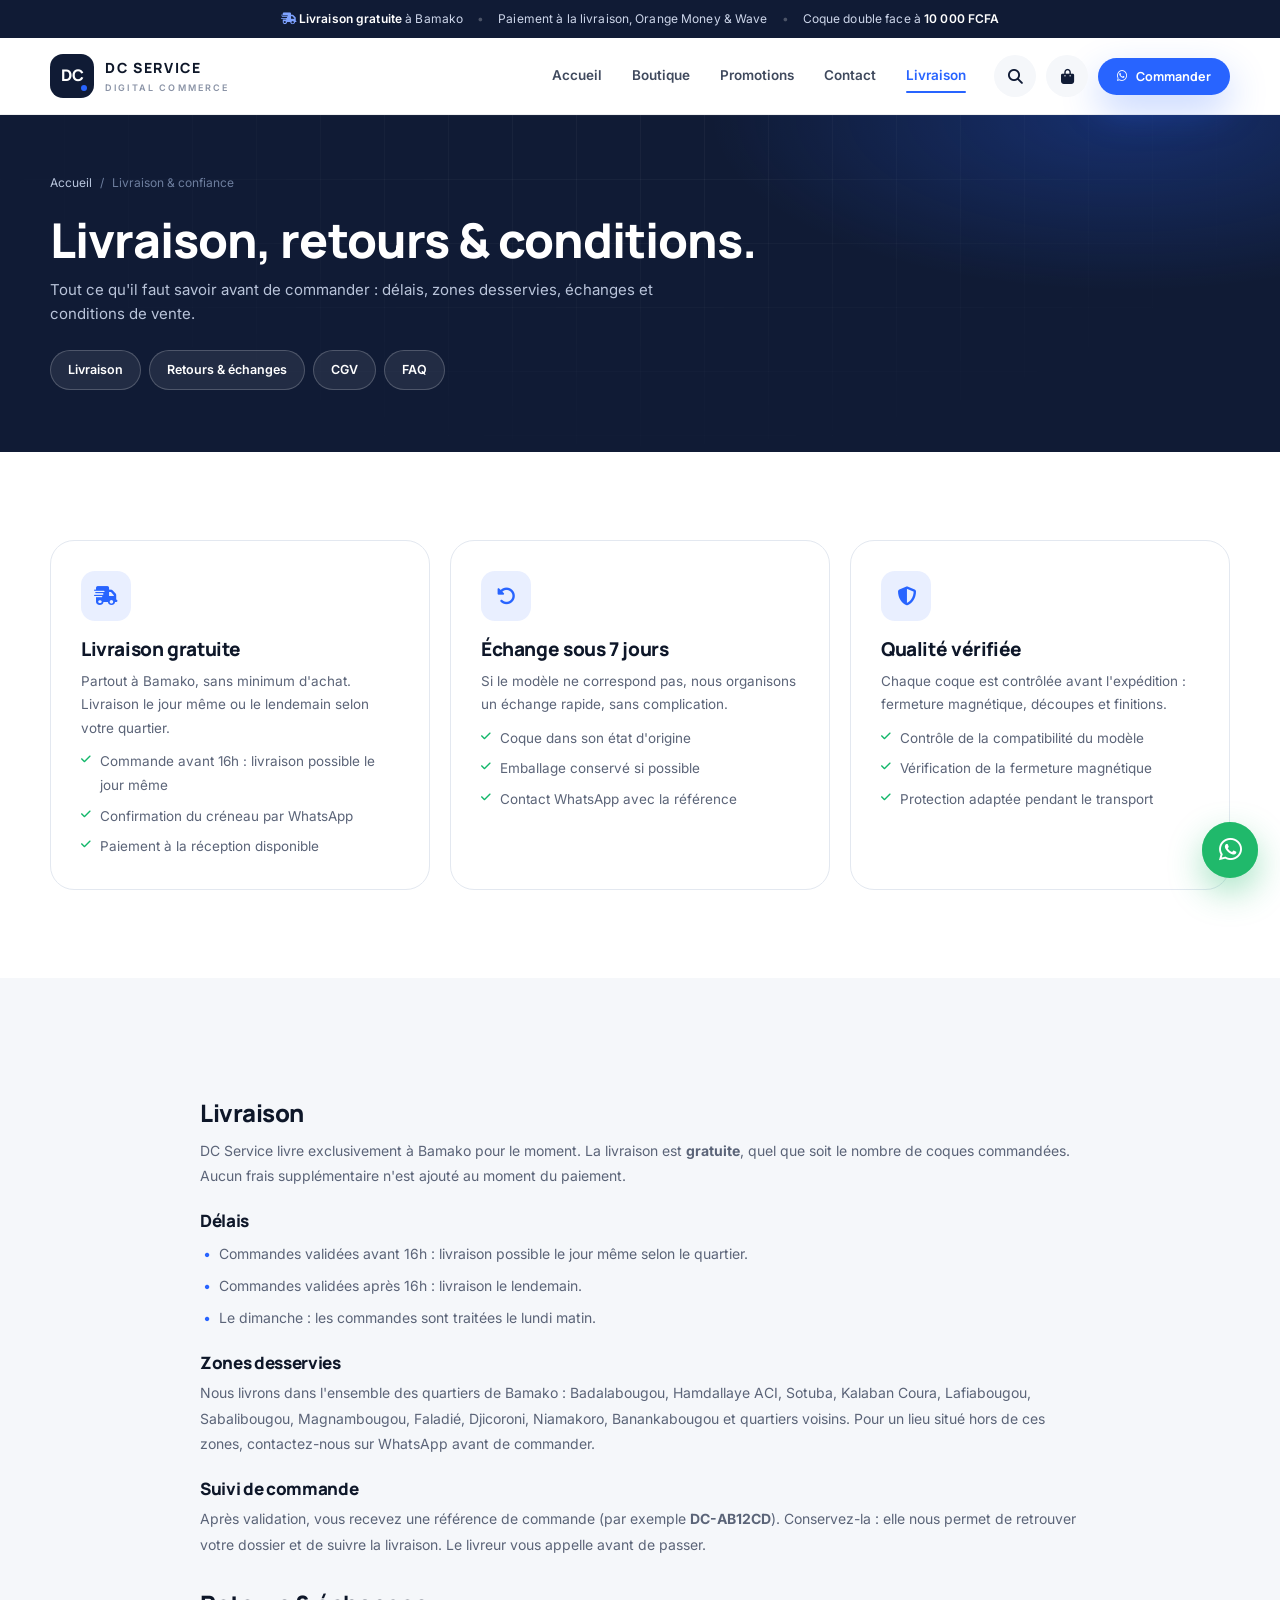
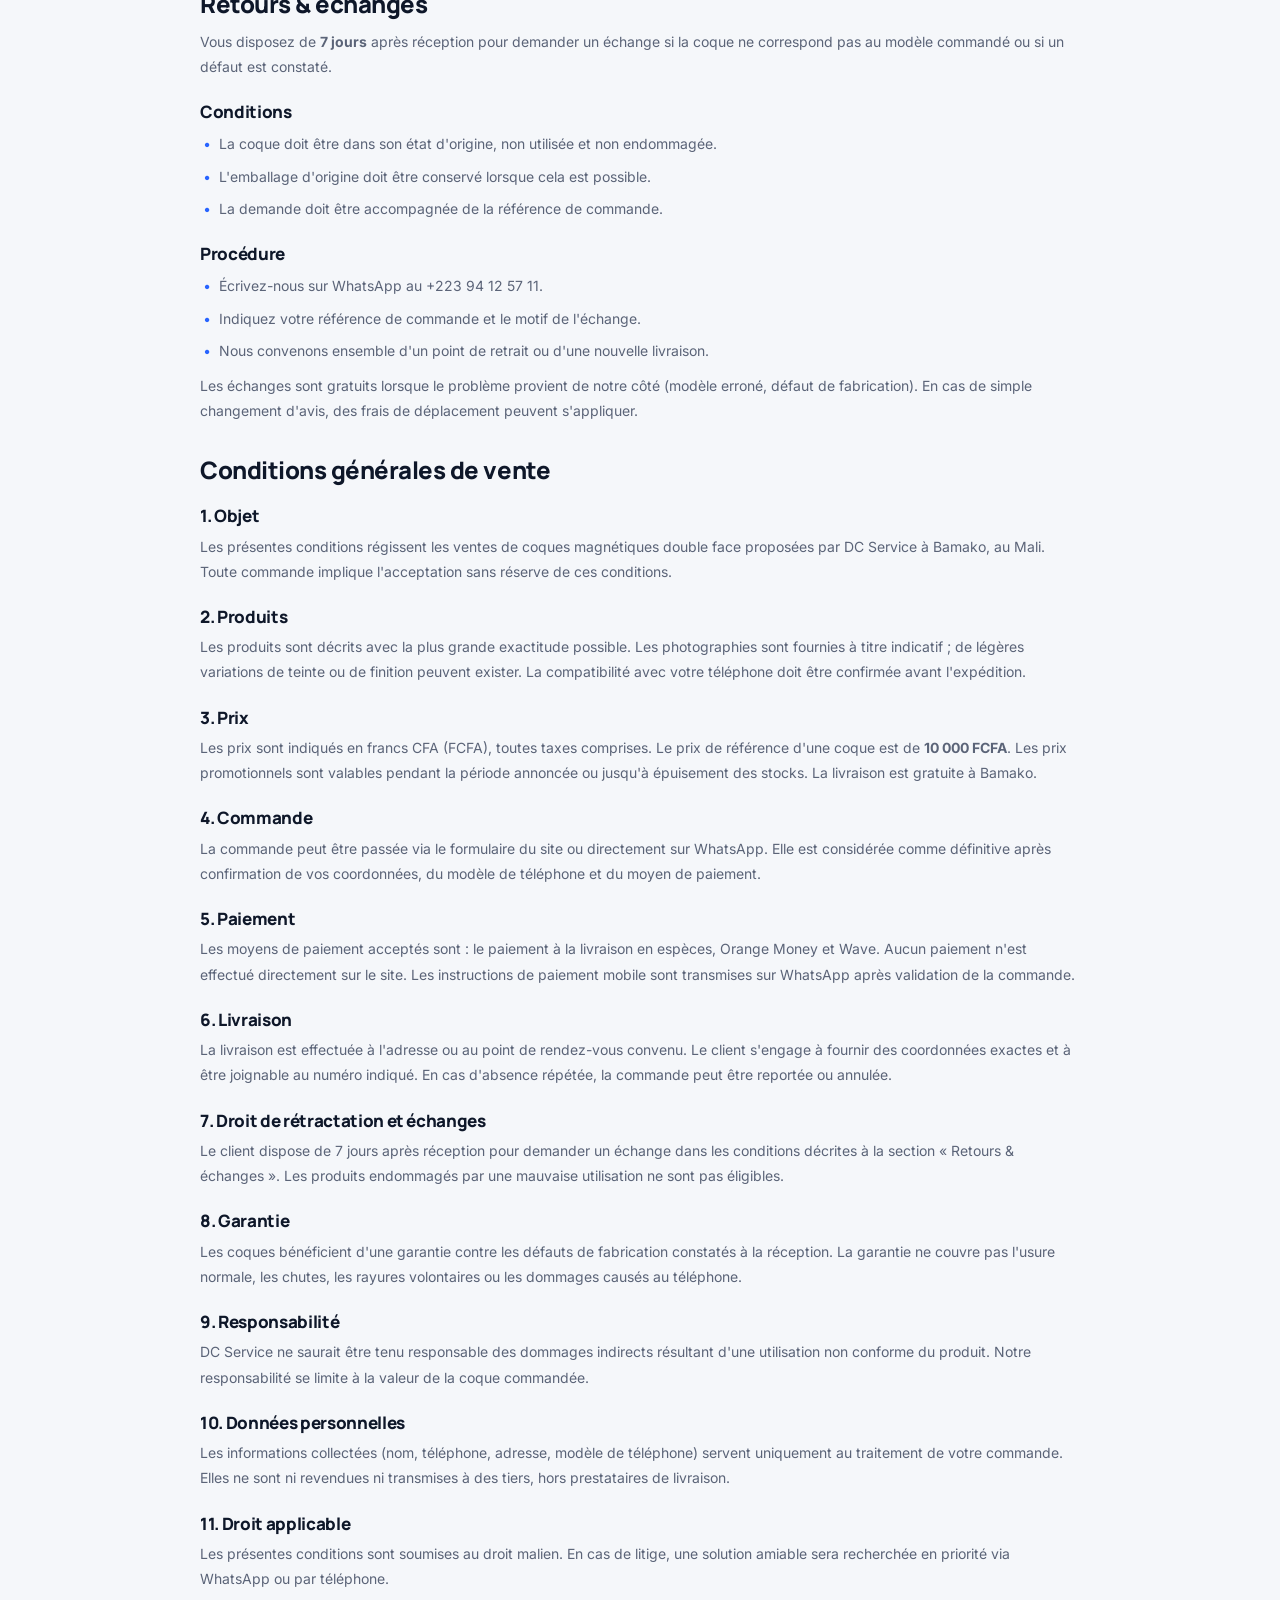
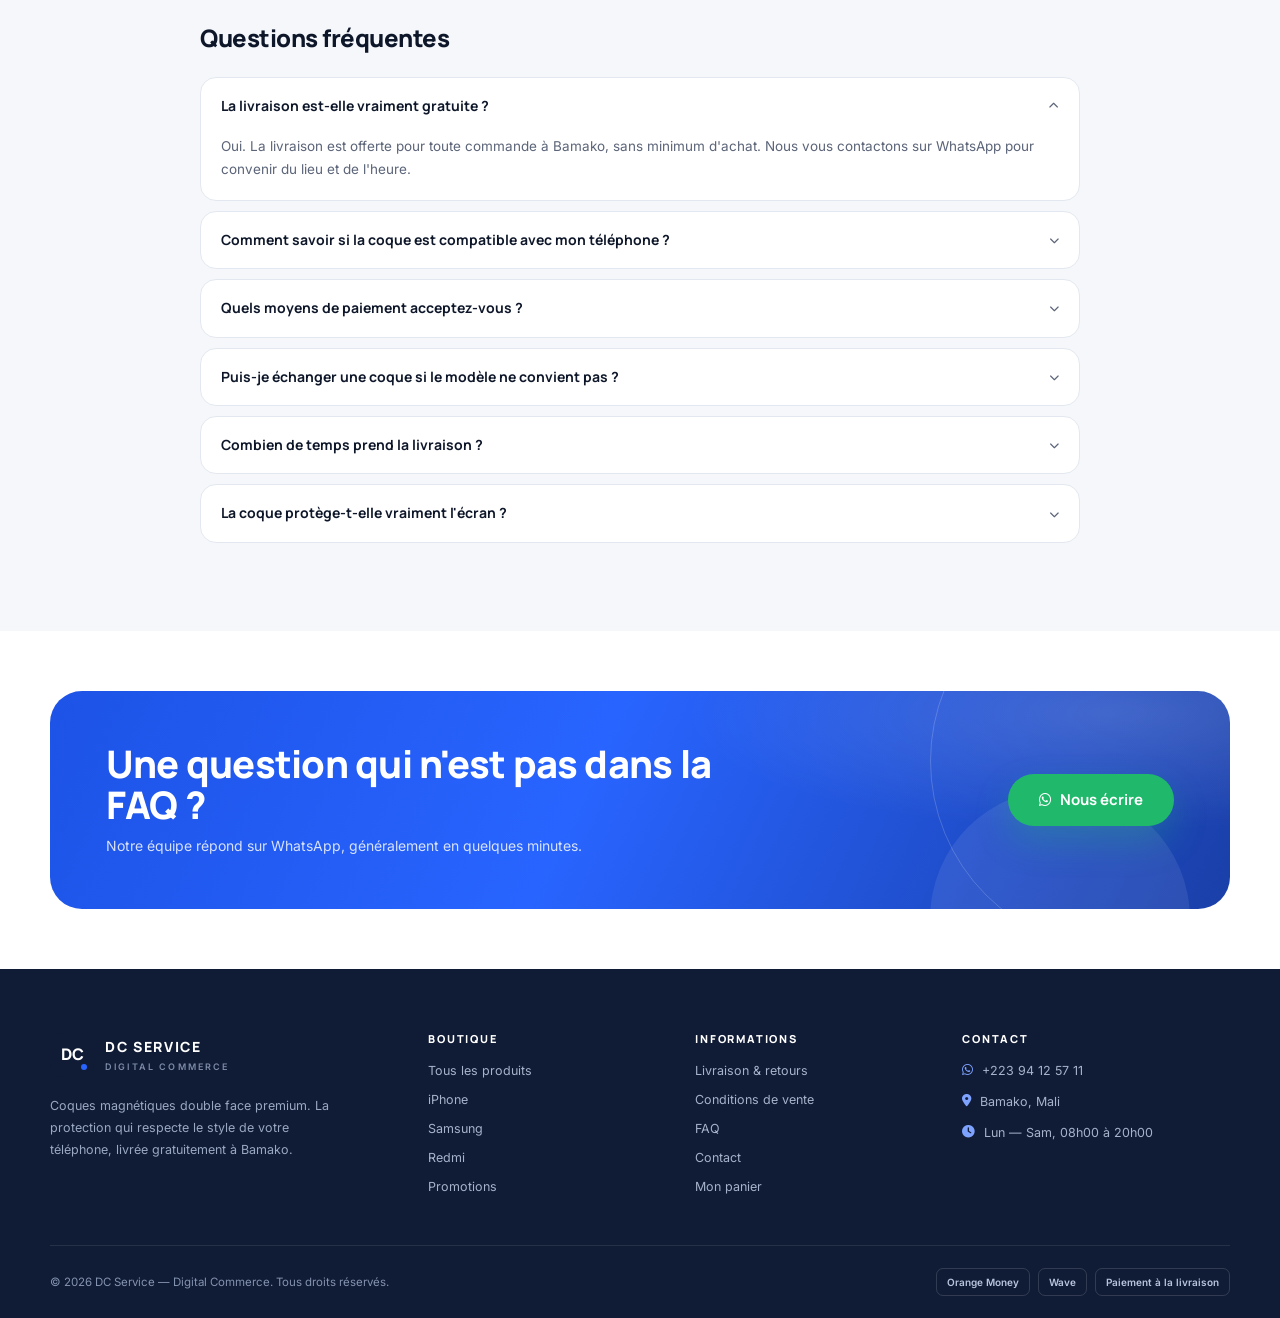
<file: confiance.html>
<!DOCTYPE html>
<html lang="fr">
<head>
  <meta charset="UTF-8">
  <meta name="viewport" content="width=device-width, initial-scale=1.0">
  <meta name="theme-color" content="#101B35">
  <meta name="description" content="Livraison gratuite à Bamako, échanges sous 7 jours, conditions de vente et FAQ DC Service.">
  <title>Livraison, retours & CGV | DC Service</title>

  <link rel="icon" href="data:image/svg+xml,%3Csvg xmlns='http://www.w3.org/2000/svg' viewBox='0 0 64 64'%3E%3Crect width='64' height='64' rx='16' fill='%23101B35'/%3E%3Ctext x='32' y='42' font-family='Arial' font-size='22' font-weight='bold' fill='%23fff' text-anchor='middle'%3EDC%3C/text%3E%3C/svg%3E">

  <link rel="preconnect" href="https://fonts.googleapis.com">
  <link rel="preconnect" href="https://fonts.gstatic.com" crossorigin>
  <link href="https://fonts.googleapis.com/css2?family=Inter:wght@400;500;600;700&family=Manrope:wght@500;600;700;800&display=swap" rel="stylesheet">
  <link rel="stylesheet" href="https://cdnjs.cloudflare.com/ajax/libs/font-awesome/6.5.2/css/all.min.css">
  <link rel="stylesheet" href="assets/css/styles.css?v=20261120">
</head>
<body>
  <div class="announce">
    <div class="wrap">
      <span><i class="fa-solid fa-truck-fast"></i> <strong>Livraison gratuite</strong> à Bamako</span>
      <span class="sep">•</span>
      <span class="announce-secondary">Paiement à la livraison, Orange Money &amp; Wave</span>
      <span class="sep">•</span>
      <span class="announce-secondary">Coque double face à <strong>10 000 FCFA</strong></span>
    </div>
  </div>

  <header class="header">
    <div class="wrap header-inner">
      <a class="brand" href="index.html" aria-label="DC Service — Accueil">
        <span class="brand-mark">DC</span>
        <span class="brand-text">
          <strong>DC SERVICE</strong>
          <small>DIGITAL COMMERCE</small>
        </span>
      </a>

      <nav class="nav" id="mainNav" aria-label="Navigation principale">
        <a href="index.html">Accueil</a>
        <a href="boutique.html">Boutique</a>
        <a href="promotions.html">Promotions</a>
        <a href="contact.html">Contact</a>
        <a href="confiance.html" class="is-active">Livraison</a>
      </nav>

      <div class="header-actions">
        <a class="icon-btn" href="boutique.html#recherche" aria-label="Rechercher un produit">
          <i class="fa-solid fa-magnifying-glass"></i>
        </a>
        <a class="icon-btn" href="panier.html" aria-label="Voir le panier">
          <i class="fa-solid fa-bag-shopping"></i>
          <span class="cart-count" data-cart-count hidden>0</span>
        </a>
        <a class="btn btn--primary btn--sm header-cta"
           href="https://wa.me/22394125711?text=Bonjour%20DC%20Service%2C%20je%20souhaite%20commander."
           target="_blank" rel="noopener noreferrer">
          <i class="fa-brands fa-whatsapp"></i> Commander
        </a>
        <button class="burger" id="burger" type="button"
                aria-label="Ouvrir le menu" aria-expanded="false" aria-controls="mainNav">
          <i class="fa-solid fa-bars"></i>
        </button>
      </div>
    </div>
  </header>

  <main>
    <section class="page-hero">
      <div class="wrap">
        <nav class="breadcrumb" aria-label="Fil d'Ariane">
          <a href="index.html">Accueil</a>
          <span>/</span>
          <span>Livraison &amp; confiance</span>
        </nav>
        <h1>Livraison, retours &amp; conditions.</h1>
        <p>Tout ce qu'il faut savoir avant de commander : délais, zones desservies, échanges et conditions de vente.</p>

        <div class="chips" style="margin-top:24px">
          <a class="chip" href="#livraison" style="background:rgba(255,255,255,.08);border-color:rgba(255,255,255,.2);color:#fff">Livraison</a>
          <a class="chip" href="#retours" style="background:rgba(255,255,255,.08);border-color:rgba(255,255,255,.2);color:#fff">Retours &amp; échanges</a>
          <a class="chip" href="#cgv" style="background:rgba(255,255,255,.08);border-color:rgba(255,255,255,.2);color:#fff">CGV</a>
          <a class="chip" href="#faq" style="background:rgba(255,255,255,.08);border-color:rgba(255,255,255,.2);color:#fff">FAQ</a>
        </div>
      </div>
    </section>

    <section class="section">
      <div class="wrap">
        <div class="trust-grid">
          <article class="trust-card reveal">
            <div class="trust-card__icon"><i class="fa-solid fa-truck-fast"></i></div>
            <h2>Livraison gratuite</h2>
            <p>Partout à Bamako, sans minimum d'achat. Livraison le jour même ou le lendemain selon votre quartier.</p>
            <ul>
              <li><i class="fa-solid fa-check"></i><span>Commande avant 16h : livraison possible le jour même</span></li>
              <li><i class="fa-solid fa-check"></i><span>Confirmation du créneau par WhatsApp</span></li>
              <li><i class="fa-solid fa-check"></i><span>Paiement à la réception disponible</span></li>
            </ul>
          </article>

          <article class="trust-card reveal">
            <div class="trust-card__icon"><i class="fa-solid fa-rotate-left"></i></div>
            <h2>Échange sous 7 jours</h2>
            <p>Si le modèle ne correspond pas, nous organisons un échange rapide, sans complication.</p>
            <ul>
              <li><i class="fa-solid fa-check"></i><span>Coque dans son état d'origine</span></li>
              <li><i class="fa-solid fa-check"></i><span>Emballage conservé si possible</span></li>
              <li><i class="fa-solid fa-check"></i><span>Contact WhatsApp avec la référence</span></li>
            </ul>
          </article>

          <article class="trust-card reveal">
            <div class="trust-card__icon"><i class="fa-solid fa-shield-halved"></i></div>
            <h2>Qualité vérifiée</h2>
            <p>Chaque coque est contrôlée avant l'expédition : fermeture magnétique, découpes et finitions.</p>
            <ul>
              <li><i class="fa-solid fa-check"></i><span>Contrôle de la compatibilité du modèle</span></li>
              <li><i class="fa-solid fa-check"></i><span>Vérification de la fermeture magnétique</span></li>
              <li><i class="fa-solid fa-check"></i><span>Protection adaptée pendant le transport</span></li>
            </ul>
          </article>
        </div>
      </div>
    </section>

    <section class="section section--alt">
      <div class="wrap-sm">
        <div class="prose">
          <h2 id="livraison">Livraison</h2>
          <p>
            DC Service livre exclusivement à Bamako pour le moment. La livraison
            est <strong>gratuite</strong>, quel que soit le nombre de coques
            commandées. Aucun frais supplémentaire n'est ajouté au moment du
            paiement.
          </p>

          <h3>Délais</h3>
          <ul>
            <li>Commandes validées avant 16h : livraison possible le jour même selon le quartier.</li>
            <li>Commandes validées après 16h : livraison le lendemain.</li>
            <li>Le dimanche : les commandes sont traitées le lundi matin.</li>
          </ul>

          <h3>Zones desservies</h3>
          <p>
            Nous livrons dans l'ensemble des quartiers de Bamako : Badalabougou,
            Hamdallaye ACI, Sotuba, Kalaban Coura, Lafiabougou, Sabalibougou,
            Magnambougou, Faladié, Djicoroni, Niamakoro, Banankabougou et
            quartiers voisins. Pour un lieu situé hors de ces zones, contactez-nous
            sur WhatsApp avant de commander.
          </p>

          <h3>Suivi de commande</h3>
          <p>
            Après validation, vous recevez une référence de commande (par exemple
            <strong>DC-AB12CD</strong>). Conservez-la : elle nous permet de retrouver
            votre dossier et de suivre la livraison. Le livreur vous appelle avant
            de passer.
          </p>

          <h2 id="retours">Retours &amp; échanges</h2>
          <p>
            Vous disposez de <strong>7 jours</strong> après réception pour demander
            un échange si la coque ne correspond pas au modèle commandé ou si un
            défaut est constaté.
          </p>

          <h3>Conditions</h3>
          <ul>
            <li>La coque doit être dans son état d'origine, non utilisée et non endommagée.</li>
            <li>L'emballage d'origine doit être conservé lorsque cela est possible.</li>
            <li>La demande doit être accompagnée de la référence de commande.</li>
          </ul>

          <h3>Procédure</h3>
          <ul>
            <li>Écrivez-nous sur WhatsApp au +223 94 12 57 11.</li>
            <li>Indiquez votre référence de commande et le motif de l'échange.</li>
            <li>Nous convenons ensemble d'un point de retrait ou d'une nouvelle livraison.</li>
          </ul>
          <p>
            Les échanges sont gratuits lorsque le problème provient de notre côté
            (modèle erroné, défaut de fabrication). En cas de simple changement
            d'avis, des frais de déplacement peuvent s'appliquer.
          </p>

          <h2 id="cgv">Conditions générales de vente</h2>

          <h3>1. Objet</h3>
          <p>
            Les présentes conditions régissent les ventes de coques magnétiques
            double face proposées par DC Service à Bamako, au Mali. Toute commande
            implique l'acceptation sans réserve de ces conditions.
          </p>

          <h3>2. Produits</h3>
          <p>
            Les produits sont décrits avec la plus grande exactitude possible.
            Les photographies sont fournies à titre indicatif ; de légères
            variations de teinte ou de finition peuvent exister. La compatibilité
            avec votre téléphone doit être confirmée avant l'expédition.
          </p>

          <h3>3. Prix</h3>
          <p>
            Les prix sont indiqués en francs CFA (FCFA), toutes taxes comprises.
            Le prix de référence d'une coque est de <strong>10 000 FCFA</strong>.
            Les prix promotionnels sont valables pendant la période annoncée ou
            jusqu'à épuisement des stocks. La livraison est gratuite à Bamako.
          </p>

          <h3>4. Commande</h3>
          <p>
            La commande peut être passée via le formulaire du site ou directement
            sur WhatsApp. Elle est considérée comme définitive après confirmation
            de vos coordonnées, du modèle de téléphone et du moyen de paiement.
          </p>

          <h3>5. Paiement</h3>
          <p>
            Les moyens de paiement acceptés sont : le paiement à la livraison en
            espèces, Orange Money et Wave. Aucun paiement n'est effectué
            directement sur le site. Les instructions de paiement mobile sont
            transmises sur WhatsApp après validation de la commande.
          </p>

          <h3>6. Livraison</h3>
          <p>
            La livraison est effectuée à l'adresse ou au point de rendez-vous
            convenu. Le client s'engage à fournir des coordonnées exactes et à
            être joignable au numéro indiqué. En cas d'absence répétée, la commande
            peut être reportée ou annulée.
          </p>

          <h3>7. Droit de rétractation et échanges</h3>
          <p>
            Le client dispose de 7 jours après réception pour demander un échange
            dans les conditions décrites à la section « Retours &amp; échanges ».
            Les produits endommagés par une mauvaise utilisation ne sont pas
            éligibles.
          </p>

          <h3>8. Garantie</h3>
          <p>
            Les coques bénéficient d'une garantie contre les défauts de fabrication
            constatés à la réception. La garantie ne couvre pas l'usure normale,
            les chutes, les rayures volontaires ou les dommages causés au téléphone.
          </p>

          <h3>9. Responsabilité</h3>
          <p>
            DC Service ne saurait être tenu responsable des dommages indirects
            résultant d'une utilisation non conforme du produit. Notre
            responsabilité se limite à la valeur de la coque commandée.
          </p>

          <h3>10. Données personnelles</h3>
          <p>
            Les informations collectées (nom, téléphone, adresse, modèle de
            téléphone) servent uniquement au traitement de votre commande. Elles
            ne sont ni revendues ni transmises à des tiers, hors prestataires de
            livraison.
          </p>

          <h3>11. Droit applicable</h3>
          <p>
            Les présentes conditions sont soumises au droit malien. En cas de
            litige, une solution amiable sera recherchée en priorité via WhatsApp
            ou par téléphone.
          </p>

          <h2 id="faq">Questions fréquentes</h2>

          <div class="faq">
            <details open>
              <summary>La livraison est-elle vraiment gratuite ?</summary>
              <p>Oui. La livraison est offerte pour toute commande à Bamako, sans minimum d'achat. Nous vous contactons sur WhatsApp pour convenir du lieu et de l'heure.</p>
            </details>
            <details>
              <summary>Comment savoir si la coque est compatible avec mon téléphone ?</summary>
              <p>Indiquez-nous le modèle exact de votre téléphone (par exemple iPhone 13 Pro ou Galaxy S23 Ultra) lors de la commande. Notre équipe vérifie la compatibilité avant l'expédition.</p>
            </details>
            <details>
              <summary>Quels moyens de paiement acceptez-vous ?</summary>
              <p>Vous pouvez payer à la livraison en espèces, ou par Orange Money et Wave. Après validation de votre commande, nous vous envoyons les instructions de paiement sur WhatsApp.</p>
            </details>
            <details>
              <summary>Puis-je échanger une coque si le modèle ne convient pas ?</summary>
              <p>Oui. Vous disposez de 7 jours après réception pour demander un échange, à condition que la coque soit dans son état d'origine. Contactez-nous sur WhatsApp avec votre numéro de commande.</p>
            </details>
            <details>
              <summary>Combien de temps prend la livraison ?</summary>
              <p>À Bamako, la livraison est généralement effectuée dans la journée ou le lendemain, selon votre quartier et l'heure de la commande. Nous confirmons le délai par WhatsApp.</p>
            </details>
            <details>
              <summary>La coque protège-t-elle vraiment l'écran ?</summary>
              <p>Oui. La conception double face couvre l'avant et l'arrière du téléphone. Le verre trempé intégré protège l'écran des rayures et des chocs du quotidien.</p>
            </details>
          </div>
        </div>
      </div>
    </section>

    <section class="section section--tight">
      <div class="wrap">
        <div class="promo-band">
          <div>
            <h2>Une question qui n'est pas dans la FAQ ?</h2>
            <p>Notre équipe répond sur WhatsApp, généralement en quelques minutes.</p>
          </div>
          <a class="btn btn--wa btn--lg"
             href="https://wa.me/22394125711?text=Bonjour%20DC%20Service%2C%20j%27ai%20une%20question."
             target="_blank" rel="noopener noreferrer">
            <i class="fa-brands fa-whatsapp"></i> Nous écrire
          </a>
        </div>
      </div>
    </section>
  </main>

  <footer class="footer">
    <div class="wrap footer-grid">
      <div>
        <a class="brand" href="index.html">
          <span class="brand-mark">DC</span>
          <span class="brand-text">
            <strong>DC SERVICE</strong>
            <small>DIGITAL COMMERCE</small>
          </span>
        </a>
        <p class="footer-tagline">
          Coques magnétiques double face premium. La protection qui respecte
          le style de votre téléphone, livrée gratuitement à Bamako.
        </p>
      </div>

      <div>
        <h3>Boutique</h3>
        <div class="footer-links">
          <a href="boutique.html">Tous les produits</a>
          <a href="boutique.html?marque=iphone">iPhone</a>
          <a href="boutique.html?marque=samsung">Samsung</a>
          <a href="boutique.html?marque=redmi">Redmi</a>
          <a href="promotions.html">Promotions</a>
        </div>
      </div>

      <div>
        <h3>Informations</h3>
        <div class="footer-links">
          <a href="confiance.html#livraison">Livraison &amp; retours</a>
          <a href="confiance.html#cgv">Conditions de vente</a>
          <a href="confiance.html#faq">FAQ</a>
          <a href="contact.html">Contact</a>
          <a href="panier.html">Mon panier</a>
        </div>
      </div>

      <div>
        <h3>Contact</h3>
        <div class="footer-contact">
          <a href="https://wa.me/22394125711" target="_blank" rel="noopener noreferrer">
            <i class="fa-brands fa-whatsapp"></i> +223 94 12 57 11
          </a>
          <span><i class="fa-solid fa-location-dot"></i> Bamako, Mali</span>
          <span><i class="fa-solid fa-clock"></i> Lun — Sam, 08h00 à 20h00</span>
        </div>
      </div>
    </div>

    <div class="wrap footer-bottom">
      <span>© <span data-year>2026</span> DC Service — Digital Commerce. Tous droits réservés.</span>
      <div class="pay-logos">
        <span>Orange Money</span>
        <span>Wave</span>
        <span>Paiement à la livraison</span>
      </div>
    </div>
  </footer>

  <a class="wa-float"
     href="https://wa.me/22394125711?text=Bonjour%20DC%20Service%2C%20j%27ai%20une%20question."
     target="_blank" rel="noopener noreferrer"
     aria-label="Contacter DC Service sur WhatsApp">
    <i class="fa-brands fa-whatsapp"></i>
  </a>

  <div class="toast" id="toast" role="status" aria-live="polite"></div>

  <script src="assets/js/data.js?v=20261120"></script>
  <script src="assets/js/store.js?v=20261120"></script>
  <script src="assets/js/main.js?v=20261120"></script>
</body>
</html>
</file>
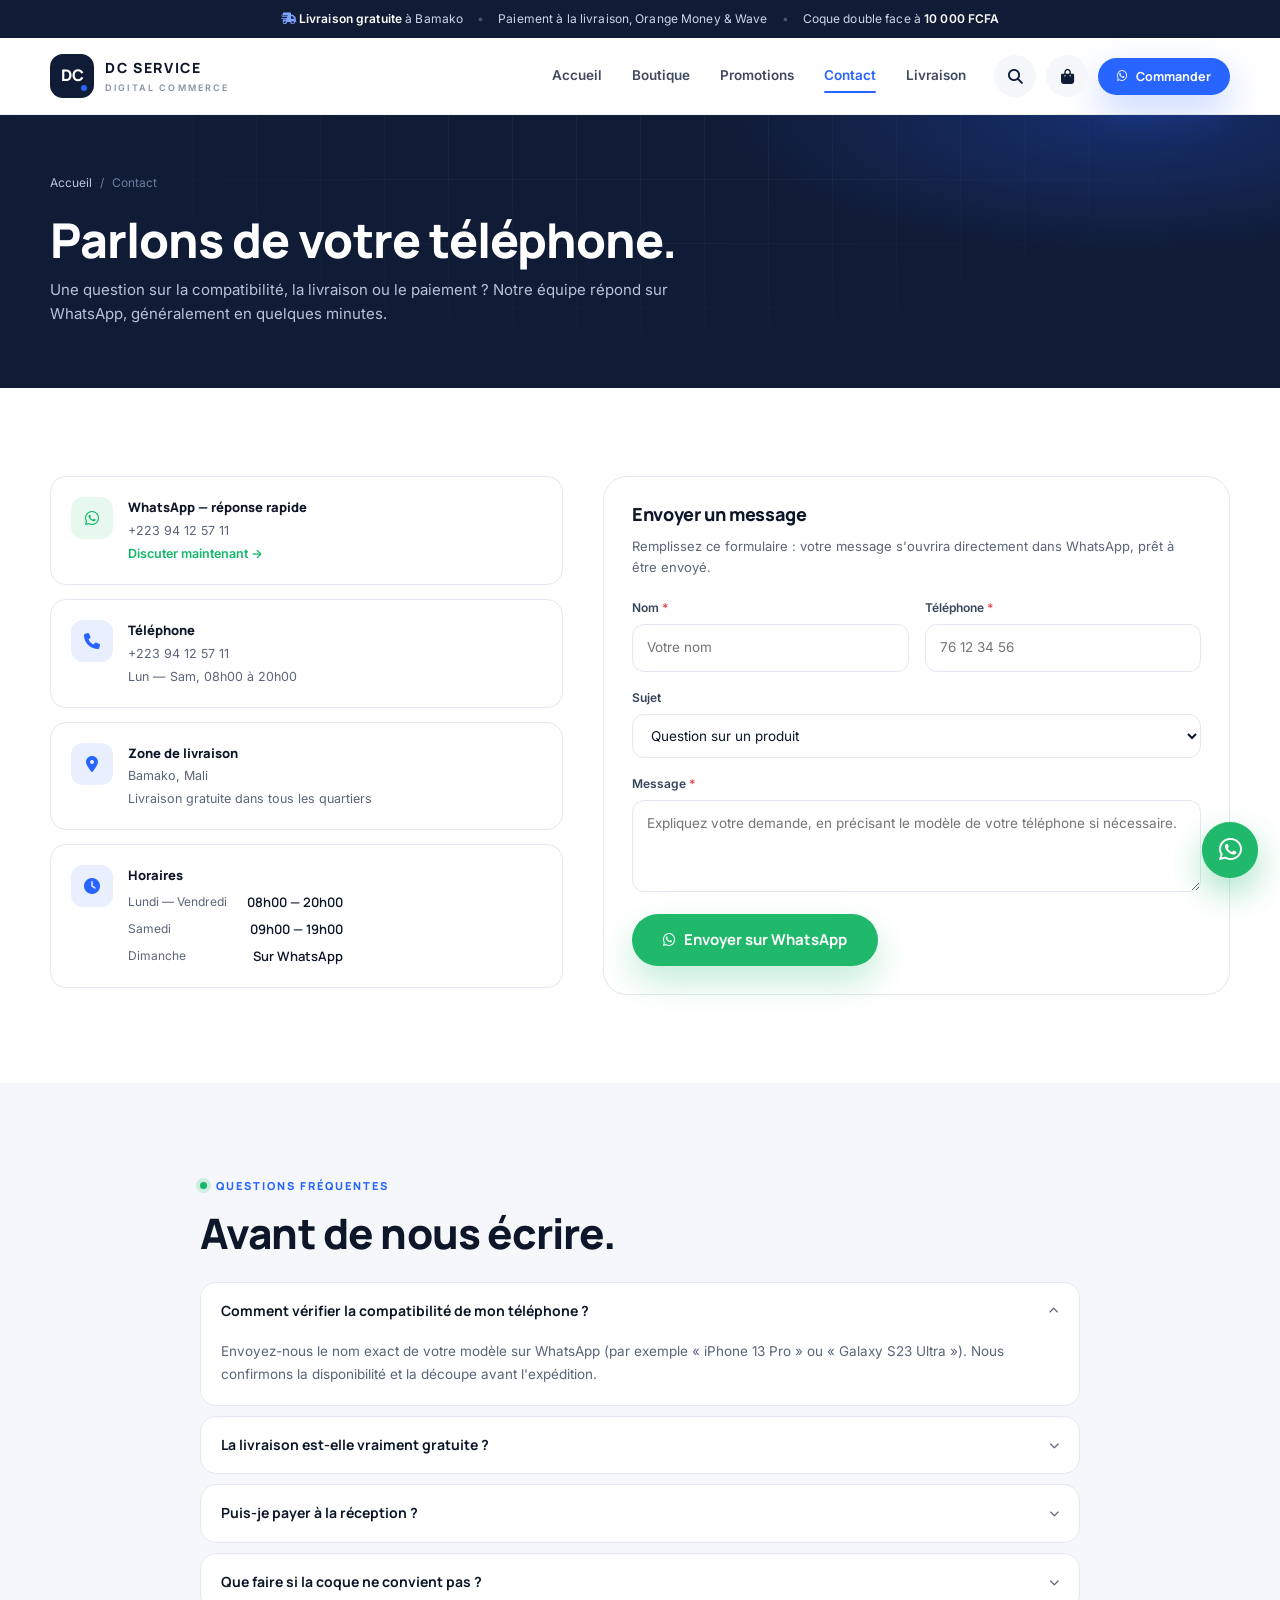
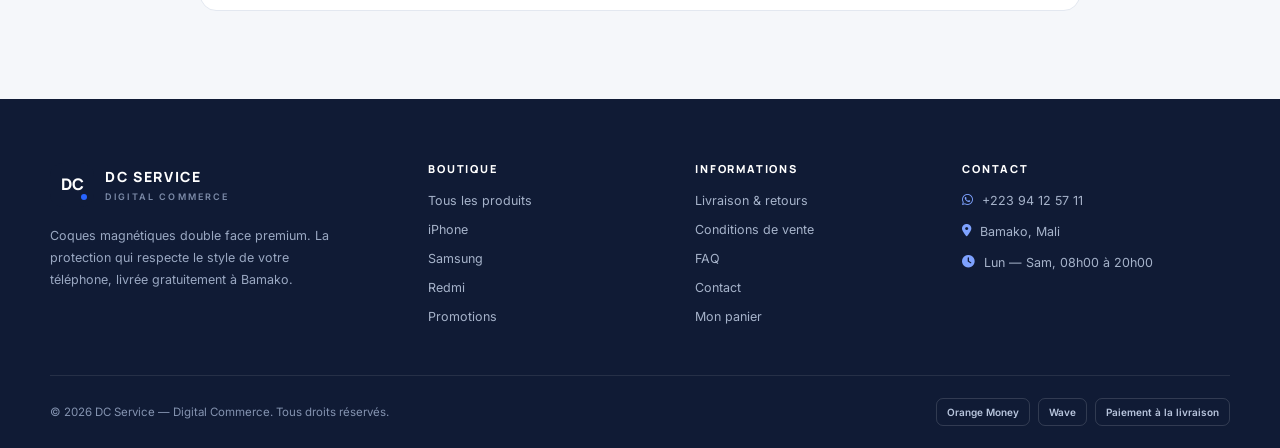
<file: contact.html>
<!DOCTYPE html>
<html lang="fr">
<head>
  <meta charset="UTF-8">
  <meta name="viewport" content="width=device-width, initial-scale=1.0">
  <meta name="theme-color" content="#101B35">
  <meta name="description" content="Contactez DC Service à Bamako : WhatsApp +223 94 12 57 11, conseils de compatibilité, livraison gratuite et service client réactif.">
  <title>Contact | DC Service</title>

  <link rel="icon" href="data:image/svg+xml,%3Csvg xmlns='http://www.w3.org/2000/svg' viewBox='0 0 64 64'%3E%3Crect width='64' height='64' rx='16' fill='%23101B35'/%3E%3Ctext x='32' y='42' font-family='Arial' font-size='22' font-weight='bold' fill='%23fff' text-anchor='middle'%3EDC%3C/text%3E%3C/svg%3E">

  <link rel="preconnect" href="https://fonts.googleapis.com">
  <link rel="preconnect" href="https://fonts.gstatic.com" crossorigin>
  <link href="https://fonts.googleapis.com/css2?family=Inter:wght@400;500;600;700&family=Manrope:wght@500;600;700;800&display=swap" rel="stylesheet">
  <link rel="stylesheet" href="https://cdnjs.cloudflare.com/ajax/libs/font-awesome/6.5.2/css/all.min.css">
  <link rel="stylesheet" href="assets/css/styles.css?v=20261120">
</head>
<body>
  <div class="announce">
    <div class="wrap">
      <span><i class="fa-solid fa-truck-fast"></i> <strong>Livraison gratuite</strong> à Bamako</span>
      <span class="sep">•</span>
      <span class="announce-secondary">Paiement à la livraison, Orange Money &amp; Wave</span>
      <span class="sep">•</span>
      <span class="announce-secondary">Coque double face à <strong>10 000 FCFA</strong></span>
    </div>
  </div>

  <header class="header">
    <div class="wrap header-inner">
      <a class="brand" href="index.html" aria-label="DC Service — Accueil">
        <span class="brand-mark">DC</span>
        <span class="brand-text">
          <strong>DC SERVICE</strong>
          <small>DIGITAL COMMERCE</small>
        </span>
      </a>

      <nav class="nav" id="mainNav" aria-label="Navigation principale">
        <a href="index.html">Accueil</a>
        <a href="boutique.html">Boutique</a>
        <a href="promotions.html">Promotions</a>
        <a href="contact.html" class="is-active">Contact</a>
        <a href="confiance.html">Livraison</a>
      </nav>

      <div class="header-actions">
        <a class="icon-btn" href="boutique.html#recherche" aria-label="Rechercher un produit">
          <i class="fa-solid fa-magnifying-glass"></i>
        </a>
        <a class="icon-btn" href="panier.html" aria-label="Voir le panier">
          <i class="fa-solid fa-bag-shopping"></i>
          <span class="cart-count" data-cart-count hidden>0</span>
        </a>
        <a class="btn btn--primary btn--sm header-cta"
           href="https://wa.me/22394125711?text=Bonjour%20DC%20Service%2C%20je%20souhaite%20commander."
           target="_blank" rel="noopener noreferrer">
          <i class="fa-brands fa-whatsapp"></i> Commander
        </a>
        <button class="burger" id="burger" type="button"
                aria-label="Ouvrir le menu" aria-expanded="false" aria-controls="mainNav">
          <i class="fa-solid fa-bars"></i>
        </button>
      </div>
    </div>
  </header>

  <main>
    <section class="page-hero">
      <div class="wrap">
        <nav class="breadcrumb" aria-label="Fil d'Ariane">
          <a href="index.html">Accueil</a>
          <span>/</span>
          <span>Contact</span>
        </nav>
        <h1>Parlons de votre téléphone.</h1>
        <p>Une question sur la compatibilité, la livraison ou le paiement ? Notre équipe répond sur WhatsApp, généralement en quelques minutes.</p>
      </div>
    </section>

    <section class="section">
      <div class="wrap">
        <div class="contact-layout">
          <div>
            <div class="contact-cards">
              <a class="contact-card" href="https://wa.me/22394125711?text=Bonjour%20DC%20Service%2C%20j%27ai%20une%20question." target="_blank" rel="noopener noreferrer">
                <i class="fa-brands fa-whatsapp"></i>
                <div>
                  <b>WhatsApp — réponse rapide</b>
                  <p>+223 94 12 57 11</p>
                  <p style="color:var(--green);font-weight:600">Discuter maintenant →</p>
                </div>
              </a>

              <a class="contact-card" href="tel:+22394125711">
                <i class="fa-solid fa-phone"></i>
                <div>
                  <b>Téléphone</b>
                  <p>+223 94 12 57 11</p>
                  <p>Lun — Sam, 08h00 à 20h00</p>
                </div>
              </a>

              <div class="contact-card">
                <i class="fa-solid fa-location-dot"></i>
                <div>
                  <b>Zone de livraison</b>
                  <p>Bamako, Mali</p>
                  <p>Livraison gratuite dans tous les quartiers</p>
                </div>
              </div>

              <div class="contact-card">
                <i class="fa-solid fa-clock"></i>
                <div>
                  <b>Horaires</b>
                  <div class="contact-hours">
                    <div><span>Lundi — Vendredi</span><b>08h00 — 20h00</b></div>
                    <div><span>Samedi</span><b>09h00 — 19h00</b></div>
                    <div><span>Dimanche</span><b>Sur WhatsApp</b></div>
                  </div>
                </div>
              </div>
            </div>
          </div>

          <div class="panel">
            <h2>Envoyer un message</h2>
            <p style="font-size:13px;color:var(--muted);margin-top:-8px;margin-bottom:20px">
              Remplissez ce formulaire : votre message s'ouvrira directement dans WhatsApp, prêt à être envoyé.
            </p>

            <form id="contactForm" novalidate>
              <div class="field-grid">
                <div class="field">
                  <label for="cName">Nom <span class="req">*</span></label>
                  <input id="cName" type="text" placeholder="Votre nom" autocomplete="name" required>
                </div>

                <div class="field">
                  <label for="cPhone">Téléphone <span class="req">*</span></label>
                  <input id="cPhone" type="tel" placeholder="76 12 34 56" autocomplete="tel" required>
                </div>

                <div class="field field--full">
                  <label for="cSubject">Sujet</label>
                  <select id="cSubject">
                    <option>Question sur un produit</option>
                    <option>Compatibilité de mon téléphone</option>
                    <option>Suivi de commande</option>
                    <option>Livraison & retours</option>
                    <option>Paiement Orange Money / Wave</option>
                    <option>Autre demande</option>
                  </select>
                </div>

                <div class="field field--full">
                  <label for="cMessage">Message <span class="req">*</span></label>
                  <textarea id="cMessage" placeholder="Expliquez votre demande, en précisant le modèle de votre téléphone si nécessaire." required></textarea>
                </div>
              </div>

              <div class="form-error" id="contactError" role="alert"></div>

              <div class="checkout-actions">
                <button class="btn btn--wa btn--lg" type="submit">
                  <i class="fa-brands fa-whatsapp"></i> Envoyer sur WhatsApp
                </button>
              </div>
            </form>
          </div>
        </div>
      </div>
    </section>

    <section class="section section--alt">
      <div class="wrap-sm">
        <div class="section-head" style="margin-bottom:10px">
          <div>
            <span class="eyebrow"><span class="eyebrow__dot"></span> Questions fréquentes</span>
            <h2>Avant de nous écrire.</h2>
          </div>
        </div>

        <div class="faq">
          <details open>
            <summary>Comment vérifier la compatibilité de mon téléphone ?</summary>
            <p>Envoyez-nous le nom exact de votre modèle sur WhatsApp (par exemple « iPhone 13 Pro » ou « Galaxy S23 Ultra »). Nous confirmons la disponibilité et la découpe avant l'expédition.</p>
          </details>
          <details>
            <summary>La livraison est-elle vraiment gratuite ?</summary>
            <p>Oui, la livraison est offerte partout à Bamako, sans minimum d'achat. Nous convenons ensemble du lieu et de l'heure par WhatsApp.</p>
          </details>
          <details>
            <summary>Puis-je payer à la réception ?</summary>
            <p>Oui. Le paiement à la livraison en espèces est disponible. Vous pouvez aussi régler par Orange Money ou Wave avant l'expédition.</p>
          </details>
          <details>
            <summary>Que faire si la coque ne convient pas ?</summary>
            <p>Contactez-nous dans les 7 jours suivant la réception. Si la coque est dans son état d'origine, nous organisons un échange.</p>
          </details>
        </div>
      </div>
    </section>
  </main>

  <footer class="footer">
    <div class="wrap footer-grid">
      <div>
        <a class="brand" href="index.html">
          <span class="brand-mark">DC</span>
          <span class="brand-text">
            <strong>DC SERVICE</strong>
            <small>DIGITAL COMMERCE</small>
          </span>
        </a>
        <p class="footer-tagline">
          Coques magnétiques double face premium. La protection qui respecte
          le style de votre téléphone, livrée gratuitement à Bamako.
        </p>
      </div>

      <div>
        <h3>Boutique</h3>
        <div class="footer-links">
          <a href="boutique.html">Tous les produits</a>
          <a href="boutique.html?marque=iphone">iPhone</a>
          <a href="boutique.html?marque=samsung">Samsung</a>
          <a href="boutique.html?marque=redmi">Redmi</a>
          <a href="promotions.html">Promotions</a>
        </div>
      </div>

      <div>
        <h3>Informations</h3>
        <div class="footer-links">
          <a href="confiance.html#livraison">Livraison &amp; retours</a>
          <a href="confiance.html#cgv">Conditions de vente</a>
          <a href="confiance.html#faq">FAQ</a>
          <a href="contact.html">Contact</a>
          <a href="panier.html">Mon panier</a>
        </div>
      </div>

      <div>
        <h3>Contact</h3>
        <div class="footer-contact">
          <a href="https://wa.me/22394125711" target="_blank" rel="noopener noreferrer">
            <i class="fa-brands fa-whatsapp"></i> +223 94 12 57 11
          </a>
          <span><i class="fa-solid fa-location-dot"></i> Bamako, Mali</span>
          <span><i class="fa-solid fa-clock"></i> Lun — Sam, 08h00 à 20h00</span>
        </div>
      </div>
    </div>

    <div class="wrap footer-bottom">
      <span>© <span data-year>2026</span> DC Service — Digital Commerce. Tous droits réservés.</span>
      <div class="pay-logos">
        <span>Orange Money</span>
        <span>Wave</span>
        <span>Paiement à la livraison</span>
      </div>
    </div>
  </footer>

  <a class="wa-float"
     href="https://wa.me/22394125711?text=Bonjour%20DC%20Service%2C%20j%27ai%20une%20question."
     target="_blank" rel="noopener noreferrer"
     aria-label="Contacter DC Service sur WhatsApp">
    <i class="fa-brands fa-whatsapp"></i>
  </a>

  <div class="toast" id="toast" role="status" aria-live="polite"></div>

  <script src="assets/js/data.js?v=20261120"></script>
  <script src="assets/js/store.js?v=20261120"></script>
  <script src="assets/js/main.js?v=20261120"></script>
  <script src="assets/js/contact.js?v=20261120"></script>
</body>
</html>
</file>
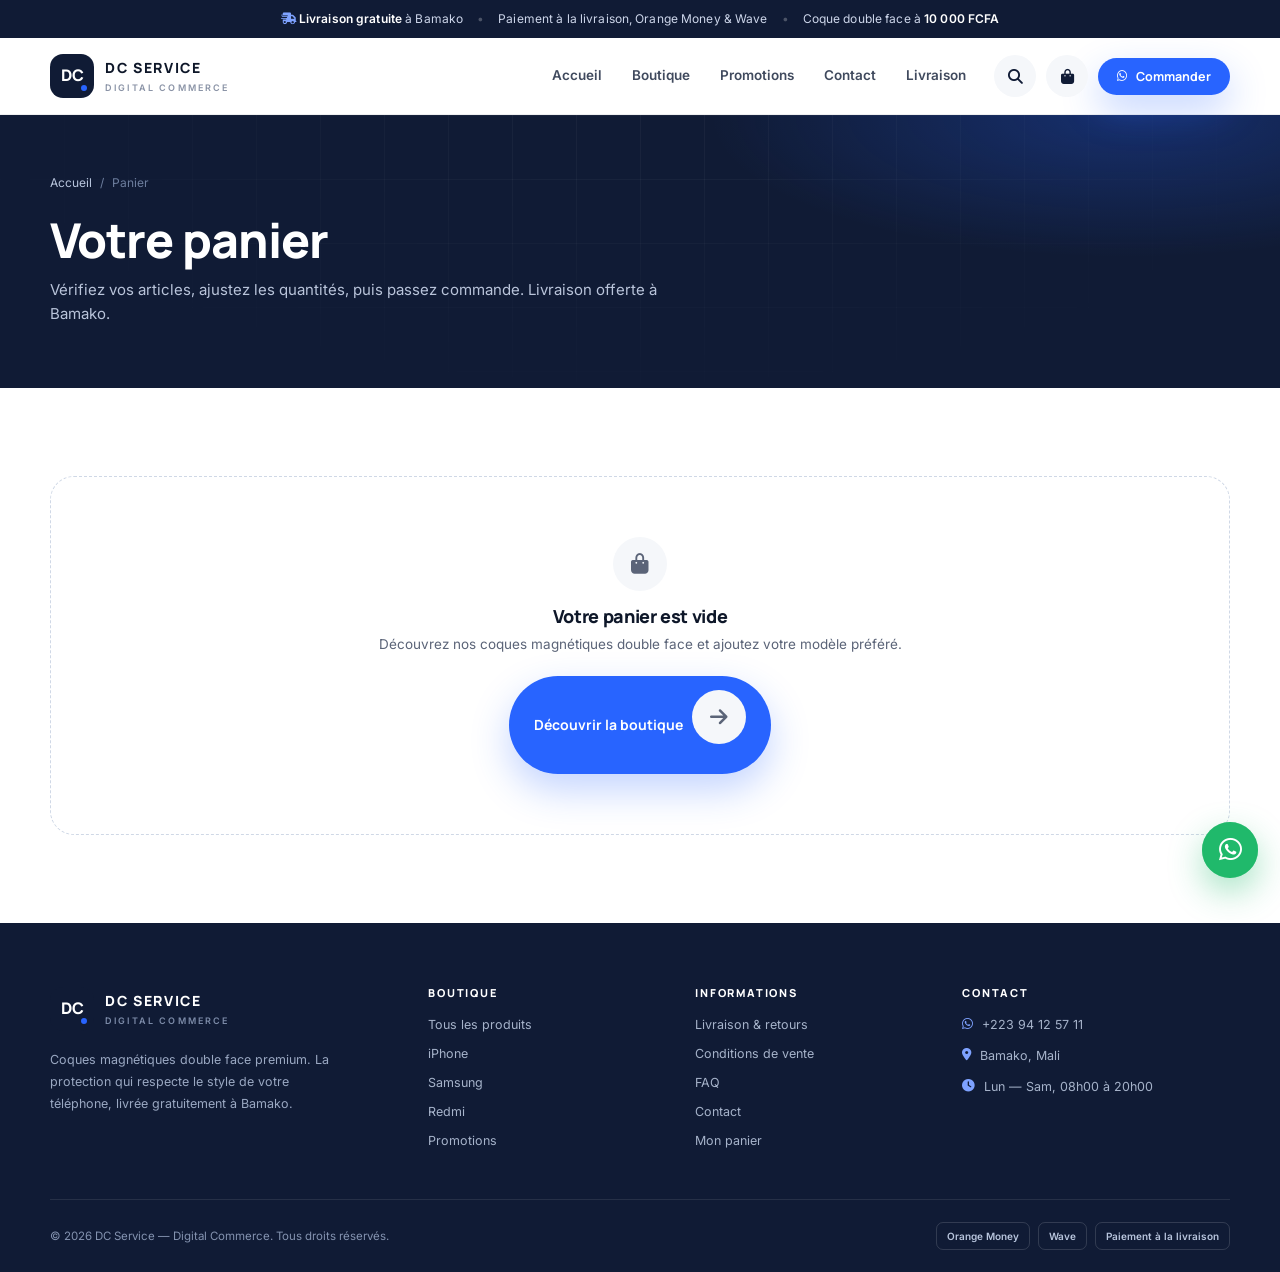
<file: panier.html>
<!DOCTYPE html>
<html lang="fr">
<head>
  <meta charset="UTF-8">
  <meta name="viewport" content="width=device-width, initial-scale=1.0">
  <meta name="theme-color" content="#101B35">
  <meta name="description" content="Votre panier DC Service : vérifiez vos coques magnétiques, ajustez les quantités et passez commande avec livraison gratuite à Bamako.">
  <title>Mon panier | DC Service</title>

  <link rel="icon" href="data:image/svg+xml,%3Csvg xmlns='http://www.w3.org/2000/svg' viewBox='0 0 64 64'%3E%3Crect width='64' height='64' rx='16' fill='%23101B35'/%3E%3Ctext x='32' y='42' font-family='Arial' font-size='22' font-weight='bold' fill='%23fff' text-anchor='middle'%3EDC%3C/text%3E%3C/svg%3E">

  <link rel="preconnect" href="https://fonts.googleapis.com">
  <link rel="preconnect" href="https://fonts.gstatic.com" crossorigin>
  <link href="https://fonts.googleapis.com/css2?family=Inter:wght@400;500;600;700&family=Manrope:wght@500;600;700;800&display=swap" rel="stylesheet">
  <link rel="stylesheet" href="https://cdnjs.cloudflare.com/ajax/libs/font-awesome/6.5.2/css/all.min.css">
  <link rel="stylesheet" href="assets/css/styles.css?v=20261120">
</head>
<body>
  <div class="announce">
    <div class="wrap">
      <span><i class="fa-solid fa-truck-fast"></i> <strong>Livraison gratuite</strong> à Bamako</span>
      <span class="sep">•</span>
      <span class="announce-secondary">Paiement à la livraison, Orange Money &amp; Wave</span>
      <span class="sep">•</span>
      <span class="announce-secondary">Coque double face à <strong>10 000 FCFA</strong></span>
    </div>
  </div>

  <header class="header">
    <div class="wrap header-inner">
      <a class="brand" href="index.html" aria-label="DC Service — Accueil">
        <span class="brand-mark">DC</span>
        <span class="brand-text">
          <strong>DC SERVICE</strong>
          <small>DIGITAL COMMERCE</small>
        </span>
      </a>

      <nav class="nav" id="mainNav" aria-label="Navigation principale">
        <a href="index.html">Accueil</a>
        <a href="boutique.html">Boutique</a>
        <a href="promotions.html">Promotions</a>
        <a href="contact.html">Contact</a>
        <a href="confiance.html">Livraison</a>
      </nav>

      <div class="header-actions">
        <a class="icon-btn" href="boutique.html#recherche" aria-label="Rechercher un produit">
          <i class="fa-solid fa-magnifying-glass"></i>
        </a>
        <a class="icon-btn" href="panier.html" aria-label="Voir le panier" aria-current="page">
          <i class="fa-solid fa-bag-shopping"></i>
          <span class="cart-count" data-cart-count hidden>0</span>
        </a>
        <a class="btn btn--primary btn--sm header-cta"
           href="https://wa.me/22394125711?text=Bonjour%20DC%20Service%2C%20je%20souhaite%20commander."
           target="_blank" rel="noopener noreferrer">
          <i class="fa-brands fa-whatsapp"></i> Commander
        </a>
        <button class="burger" id="burger" type="button"
                aria-label="Ouvrir le menu" aria-expanded="false" aria-controls="mainNav">
          <i class="fa-solid fa-bars"></i>
        </button>
      </div>
    </div>
  </header>

  <main>
    <section class="page-hero">
      <div class="wrap">
        <nav class="breadcrumb" aria-label="Fil d'Ariane">
          <a href="index.html">Accueil</a>
          <span>/</span>
          <span>Panier</span>
        </nav>
        <h1>Votre panier</h1>
        <p>Vérifiez vos articles, ajustez les quantités, puis passez commande. Livraison offerte à Bamako.</p>
      </div>
    </section>

    <section class="section">
      <div class="wrap">
        <div id="cartRoot" aria-live="polite"></div>
      </div>
    </section>
  </main>

  <footer class="footer">
    <div class="wrap footer-grid">
      <div>
        <a class="brand" href="index.html">
          <span class="brand-mark">DC</span>
          <span class="brand-text">
            <strong>DC SERVICE</strong>
            <small>DIGITAL COMMERCE</small>
          </span>
        </a>
        <p class="footer-tagline">
          Coques magnétiques double face premium. La protection qui respecte
          le style de votre téléphone, livrée gratuitement à Bamako.
        </p>
      </div>

      <div>
        <h3>Boutique</h3>
        <div class="footer-links">
          <a href="boutique.html">Tous les produits</a>
          <a href="boutique.html?marque=iphone">iPhone</a>
          <a href="boutique.html?marque=samsung">Samsung</a>
          <a href="boutique.html?marque=redmi">Redmi</a>
          <a href="promotions.html">Promotions</a>
        </div>
      </div>

      <div>
        <h3>Informations</h3>
        <div class="footer-links">
          <a href="confiance.html#livraison">Livraison &amp; retours</a>
          <a href="confiance.html#cgv">Conditions de vente</a>
          <a href="confiance.html#faq">FAQ</a>
          <a href="contact.html">Contact</a>
          <a href="panier.html">Mon panier</a>
        </div>
      </div>

      <div>
        <h3>Contact</h3>
        <div class="footer-contact">
          <a href="https://wa.me/22394125711" target="_blank" rel="noopener noreferrer">
            <i class="fa-brands fa-whatsapp"></i> +223 94 12 57 11
          </a>
          <span><i class="fa-solid fa-location-dot"></i> Bamako, Mali</span>
          <span><i class="fa-solid fa-clock"></i> Lun — Sam, 08h00 à 20h00</span>
        </div>
      </div>
    </div>

    <div class="wrap footer-bottom">
      <span>© <span data-year>2026</span> DC Service — Digital Commerce. Tous droits réservés.</span>
      <div class="pay-logos">
        <span>Orange Money</span>
        <span>Wave</span>
        <span>Paiement à la livraison</span>
      </div>
    </div>
  </footer>

  <a class="wa-float"
     href="https://wa.me/22394125711?text=Bonjour%20DC%20Service%2C%20j%27ai%20une%20question."
     target="_blank" rel="noopener noreferrer"
     aria-label="Contacter DC Service sur WhatsApp">
    <i class="fa-brands fa-whatsapp"></i>
  </a>

  <div class="toast" id="toast" role="status" aria-live="polite"></div>

  <script src="assets/js/data.js?v=20261120"></script>
  <script src="assets/js/store.js?v=20261120"></script>
  <script src="assets/js/main.js?v=20261120"></script>
  <script src="assets/js/panier.js?v=20261120"></script>
</body>
</html>
</file>
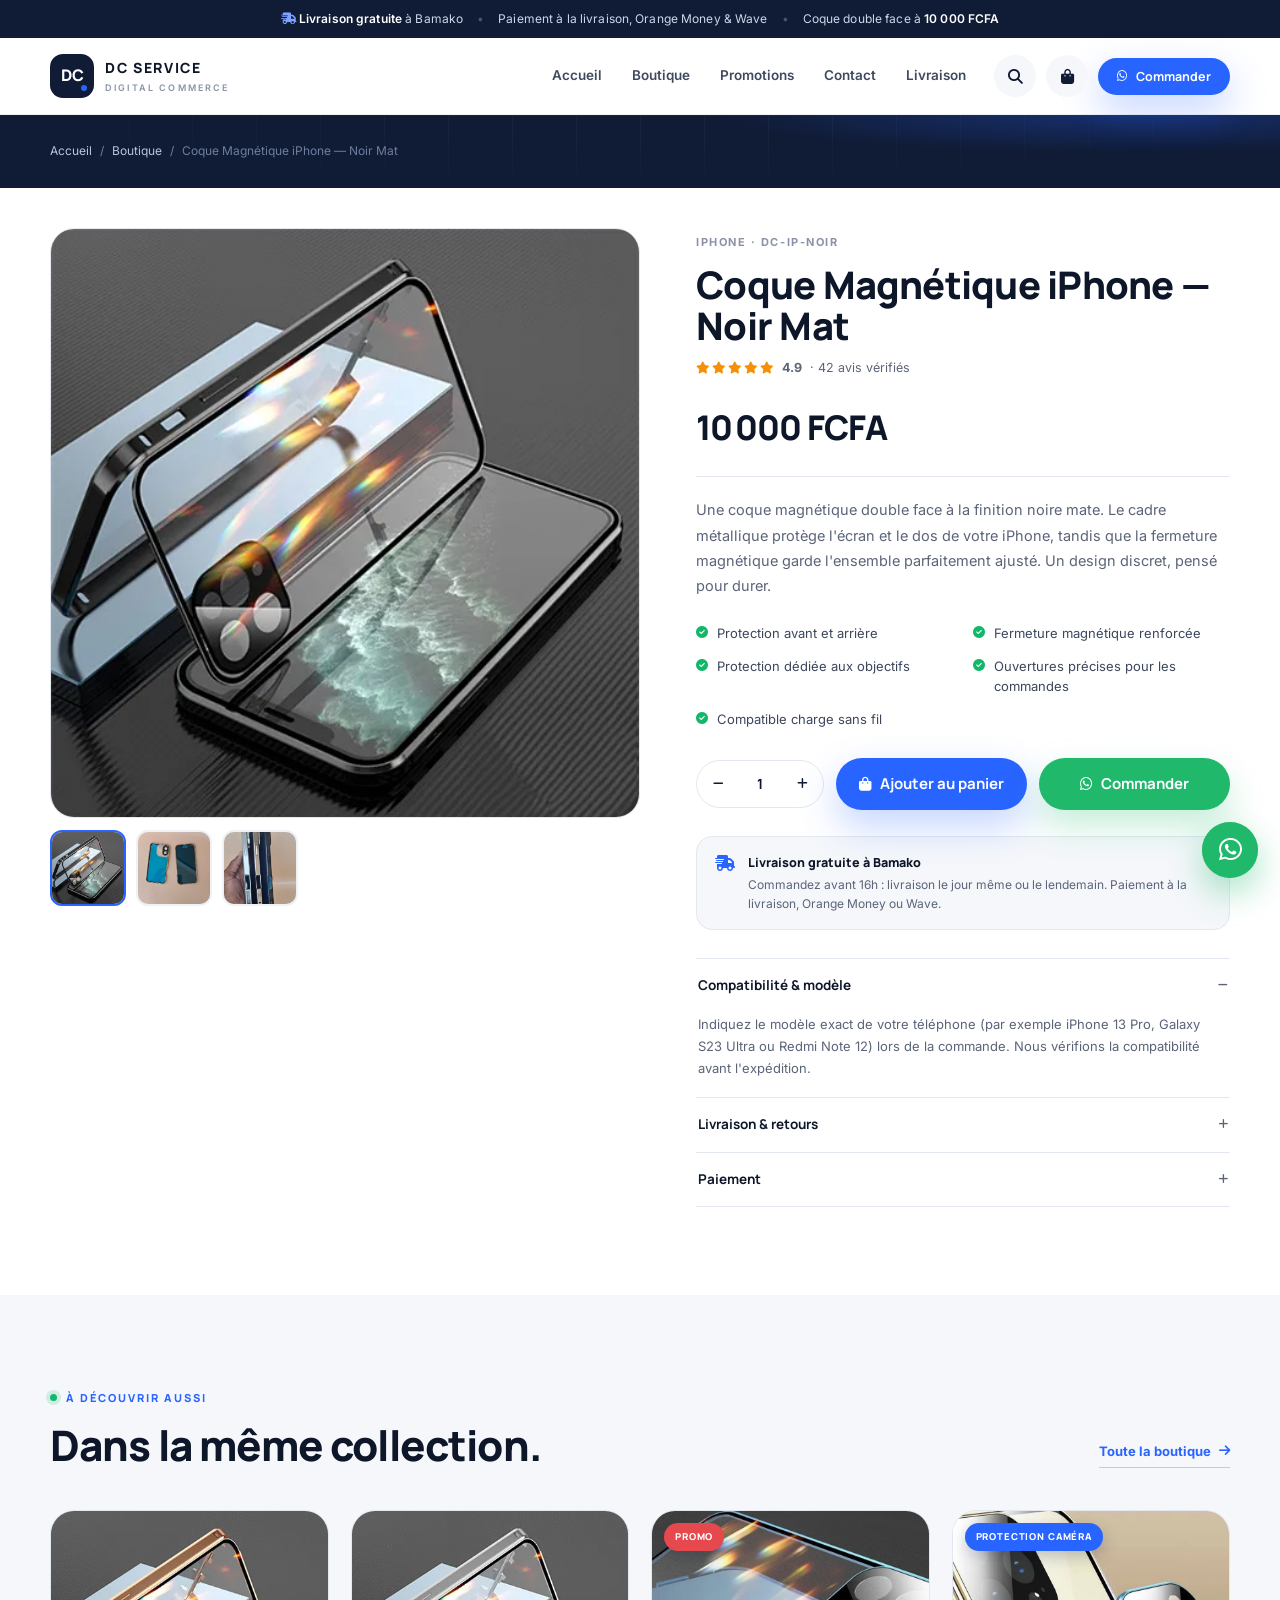
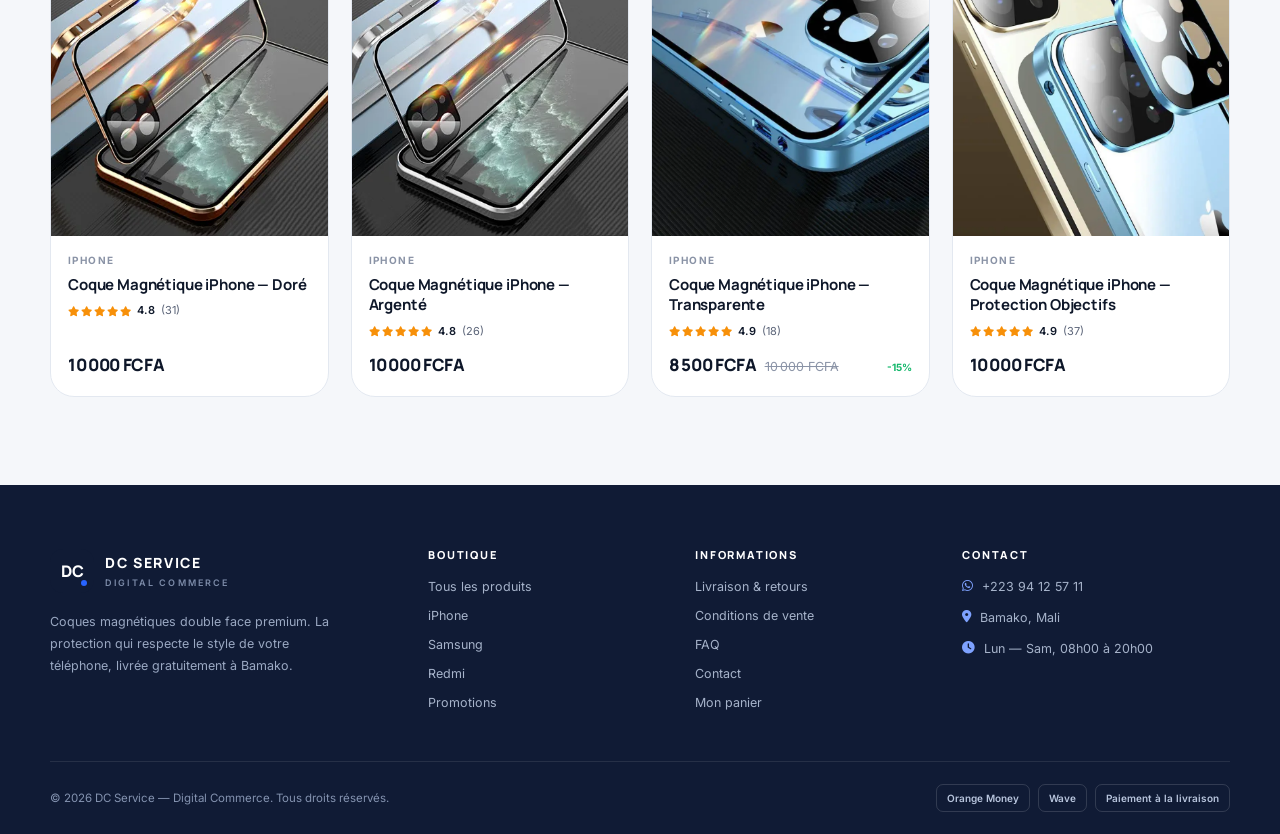
<file: produit.html>
<!DOCTYPE html>
<html lang="fr">
<head>
  <meta charset="UTF-8">
  <meta name="viewport" content="width=device-width, initial-scale=1.0">
  <meta name="theme-color" content="#101B35">
  <meta name="description" content="Découvrez la coque magnétique double face DC Service : protection intégrale, fermeture magnétique, livraison gratuite à Bamako.">
  <title>Produit | DC Service</title>

  <link rel="icon" href="data:image/svg+xml,%3Csvg xmlns='http://www.w3.org/2000/svg' viewBox='0 0 64 64'%3E%3Crect width='64' height='64' rx='16' fill='%23101B35'/%3E%3Ctext x='32' y='42' font-family='Arial' font-size='22' font-weight='bold' fill='%23fff' text-anchor='middle'%3EDC%3C/text%3E%3C/svg%3E">

  <link rel="preconnect" href="https://fonts.googleapis.com">
  <link rel="preconnect" href="https://fonts.gstatic.com" crossorigin>
  <link href="https://fonts.googleapis.com/css2?family=Inter:wght@400;500;600;700&family=Manrope:wght@500;600;700;800&display=swap" rel="stylesheet">
  <link rel="stylesheet" href="https://cdnjs.cloudflare.com/ajax/libs/font-awesome/6.5.2/css/all.min.css">
  <link rel="stylesheet" href="assets/css/styles.css?v=20261120">
</head>
<body>
  <div class="announce">
    <div class="wrap">
      <span><i class="fa-solid fa-truck-fast"></i> <strong>Livraison gratuite</strong> à Bamako</span>
      <span class="sep">•</span>
      <span class="announce-secondary">Paiement à la livraison, Orange Money &amp; Wave</span>
      <span class="sep">•</span>
      <span class="announce-secondary">Coque double face à <strong>10 000 FCFA</strong></span>
    </div>
  </div>

  <header class="header">
    <div class="wrap header-inner">
      <a class="brand" href="index.html" aria-label="DC Service — Accueil">
        <span class="brand-mark">DC</span>
        <span class="brand-text">
          <strong>DC SERVICE</strong>
          <small>DIGITAL COMMERCE</small>
        </span>
      </a>

      <nav class="nav" id="mainNav" aria-label="Navigation principale">
        <a href="index.html">Accueil</a>
        <a href="boutique.html">Boutique</a>
        <a href="promotions.html">Promotions</a>
        <a href="contact.html">Contact</a>
        <a href="confiance.html">Livraison</a>
      </nav>

      <div class="header-actions">
        <a class="icon-btn" href="boutique.html#recherche" aria-label="Rechercher un produit">
          <i class="fa-solid fa-magnifying-glass"></i>
        </a>
        <a class="icon-btn" href="panier.html" aria-label="Voir le panier">
          <i class="fa-solid fa-bag-shopping"></i>
          <span class="cart-count" data-cart-count hidden>0</span>
        </a>
        <a class="btn btn--primary btn--sm header-cta"
           href="https://wa.me/22394125711?text=Bonjour%20DC%20Service%2C%20je%20souhaite%20commander."
           target="_blank" rel="noopener noreferrer">
          <i class="fa-brands fa-whatsapp"></i> Commander
        </a>
        <button class="burger" id="burger" type="button"
                aria-label="Ouvrir le menu" aria-expanded="false" aria-controls="mainNav">
          <i class="fa-solid fa-bars"></i>
        </button>
      </div>
    </div>
  </header>

  <main>
    <section class="page-hero" style="padding:26px 0 28px">
      <div class="wrap">
        <nav class="breadcrumb" aria-label="Fil d'Ariane" style="margin-bottom:0">
          <a href="index.html">Accueil</a>
          <span>/</span>
          <a href="boutique.html">Boutique</a>
          <span>/</span>
          <span id="crumbName">Produit</span>
        </nav>
      </div>
    </section>

    <section class="section" style="padding-top:40px">
      <div class="wrap">
        <div id="productRoot" aria-live="polite"></div>
      </div>
    </section>

    <section class="section section--alt">
      <div class="wrap">
        <div class="section-head">
          <div>
            <span class="eyebrow"><span class="eyebrow__dot"></span> À découvrir aussi</span>
            <h2>Dans la même collection.</h2>
          </div>
          <a class="section-head__link" href="boutique.html">
            Toute la boutique <i class="fa-solid fa-arrow-right"></i>
          </a>
        </div>
        <div class="product-grid" id="relatedGrid"></div>
      </div>
    </section>
  </main>

  <footer class="footer">
    <div class="wrap footer-grid">
      <div>
        <a class="brand" href="index.html">
          <span class="brand-mark">DC</span>
          <span class="brand-text">
            <strong>DC SERVICE</strong>
            <small>DIGITAL COMMERCE</small>
          </span>
        </a>
        <p class="footer-tagline">
          Coques magnétiques double face premium. La protection qui respecte
          le style de votre téléphone, livrée gratuitement à Bamako.
        </p>
      </div>

      <div>
        <h3>Boutique</h3>
        <div class="footer-links">
          <a href="boutique.html">Tous les produits</a>
          <a href="boutique.html?marque=iphone">iPhone</a>
          <a href="boutique.html?marque=samsung">Samsung</a>
          <a href="boutique.html?marque=redmi">Redmi</a>
          <a href="promotions.html">Promotions</a>
        </div>
      </div>

      <div>
        <h3>Informations</h3>
        <div class="footer-links">
          <a href="confiance.html#livraison">Livraison &amp; retours</a>
          <a href="confiance.html#cgv">Conditions de vente</a>
          <a href="confiance.html#faq">FAQ</a>
          <a href="contact.html">Contact</a>
          <a href="panier.html">Mon panier</a>
        </div>
      </div>

      <div>
        <h3>Contact</h3>
        <div class="footer-contact">
          <a href="https://wa.me/22394125711" target="_blank" rel="noopener noreferrer">
            <i class="fa-brands fa-whatsapp"></i> +223 94 12 57 11
          </a>
          <span><i class="fa-solid fa-location-dot"></i> Bamako, Mali</span>
          <span><i class="fa-solid fa-clock"></i> Lun — Sam, 08h00 à 20h00</span>
        </div>
      </div>
    </div>

    <div class="wrap footer-bottom">
      <span>© <span data-year>2026</span> DC Service — Digital Commerce. Tous droits réservés.</span>
      <div class="pay-logos">
        <span>Orange Money</span>
        <span>Wave</span>
        <span>Paiement à la livraison</span>
      </div>
    </div>
  </footer>

  <a class="wa-float"
     href="https://wa.me/22394125711?text=Bonjour%20DC%20Service%2C%20j%27ai%20une%20question."
     target="_blank" rel="noopener noreferrer"
     aria-label="Contacter DC Service sur WhatsApp">
    <i class="fa-brands fa-whatsapp"></i>
  </a>

  <div class="toast" id="toast" role="status" aria-live="polite"></div>

  <script src="assets/js/data.js?v=20261120"></script>
  <script src="assets/js/store.js?v=20261120"></script>
  <script src="assets/js/main.js?v=20261120"></script>
  <script src="assets/js/produit.js?v=20261120"></script>
</body>
</html>
</file>
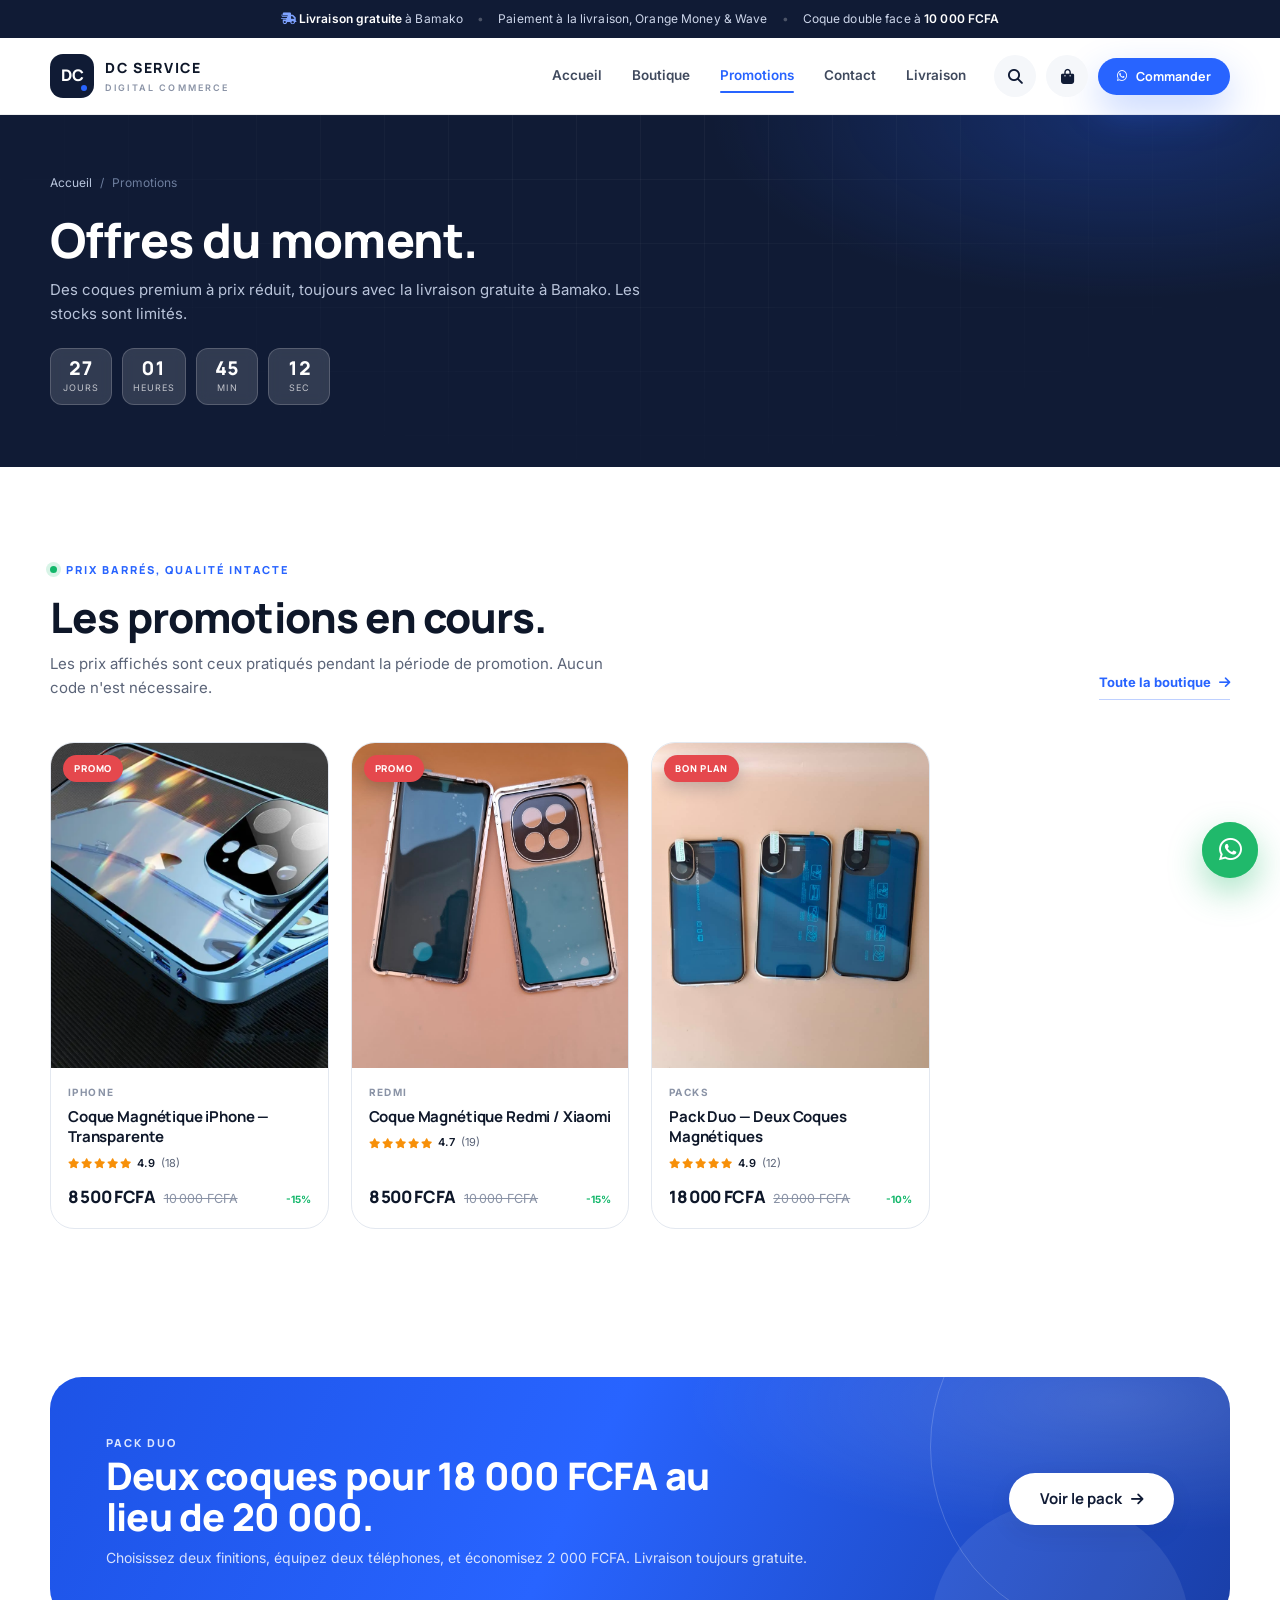
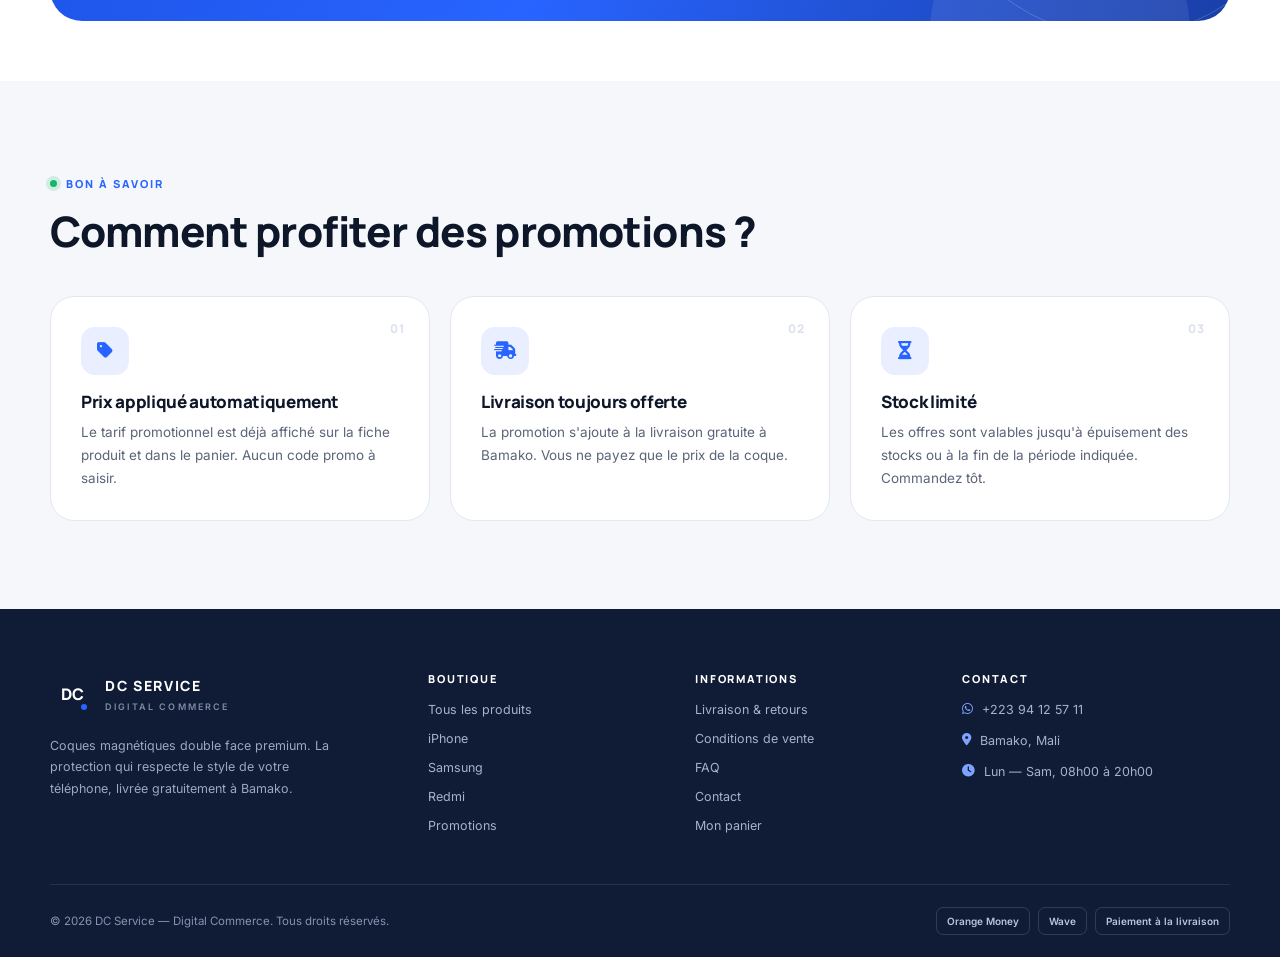
<file: promotions.html>
<!DOCTYPE html>
<html lang="fr">
<head>
  <meta charset="UTF-8">
  <meta name="viewport" content="width=device-width, initial-scale=1.0">
  <meta name="theme-color" content="#101B35">
  <meta name="description" content="Promotions DC Service : coques magnétiques double face à prix réduit, jusqu'à -15%. Livraison gratuite à Bamako.">
  <title>Promotions | DC Service</title>

  <link rel="icon" href="data:image/svg+xml,%3Csvg xmlns='http://www.w3.org/2000/svg' viewBox='0 0 64 64'%3E%3Crect width='64' height='64' rx='16' fill='%23101B35'/%3E%3Ctext x='32' y='42' font-family='Arial' font-size='22' font-weight='bold' fill='%23fff' text-anchor='middle'%3EDC%3C/text%3E%3C/svg%3E">

  <link rel="preconnect" href="https://fonts.googleapis.com">
  <link rel="preconnect" href="https://fonts.gstatic.com" crossorigin>
  <link href="https://fonts.googleapis.com/css2?family=Inter:wght@400;500;600;700&family=Manrope:wght@500;600;700;800&display=swap" rel="stylesheet">
  <link rel="stylesheet" href="https://cdnjs.cloudflare.com/ajax/libs/font-awesome/6.5.2/css/all.min.css">
  <link rel="stylesheet" href="assets/css/styles.css?v=20261120">
</head>
<body>
  <div class="announce">
    <div class="wrap">
      <span><i class="fa-solid fa-truck-fast"></i> <strong>Livraison gratuite</strong> à Bamako</span>
      <span class="sep">•</span>
      <span class="announce-secondary">Paiement à la livraison, Orange Money &amp; Wave</span>
      <span class="sep">•</span>
      <span class="announce-secondary">Coque double face à <strong>10 000 FCFA</strong></span>
    </div>
  </div>

  <header class="header">
    <div class="wrap header-inner">
      <a class="brand" href="index.html" aria-label="DC Service — Accueil">
        <span class="brand-mark">DC</span>
        <span class="brand-text">
          <strong>DC SERVICE</strong>
          <small>DIGITAL COMMERCE</small>
        </span>
      </a>

      <nav class="nav" id="mainNav" aria-label="Navigation principale">
        <a href="index.html">Accueil</a>
        <a href="boutique.html">Boutique</a>
        <a href="promotions.html" class="is-active">Promotions</a>
        <a href="contact.html">Contact</a>
        <a href="confiance.html">Livraison</a>
      </nav>

      <div class="header-actions">
        <a class="icon-btn" href="boutique.html#recherche" aria-label="Rechercher un produit">
          <i class="fa-solid fa-magnifying-glass"></i>
        </a>
        <a class="icon-btn" href="panier.html" aria-label="Voir le panier">
          <i class="fa-solid fa-bag-shopping"></i>
          <span class="cart-count" data-cart-count hidden>0</span>
        </a>
        <a class="btn btn--primary btn--sm header-cta"
           href="https://wa.me/22394125711?text=Bonjour%20DC%20Service%2C%20je%20souhaite%20commander."
           target="_blank" rel="noopener noreferrer">
          <i class="fa-brands fa-whatsapp"></i> Commander
        </a>
        <button class="burger" id="burger" type="button"
                aria-label="Ouvrir le menu" aria-expanded="false" aria-controls="mainNav">
          <i class="fa-solid fa-bars"></i>
        </button>
      </div>
    </div>
  </header>

  <main>
    <section class="page-hero">
      <div class="wrap">
        <nav class="breadcrumb" aria-label="Fil d'Ariane">
          <a href="index.html">Accueil</a>
          <span>/</span>
          <span>Promotions</span>
        </nav>
        <h1>Offres du moment.</h1>
        <p>Des coques premium à prix réduit, toujours avec la livraison gratuite à Bamako. Les stocks sont limités.</p>

        <div class="countdown" data-countdown aria-hidden="true" style="margin-top:22px">
          <div><strong data-cd-days>00</strong><small>Jours</small></div>
          <div><strong data-cd-hours>00</strong><small>Heures</small></div>
          <div><strong data-cd-minutes>00</strong><small>Min</small></div>
          <div><strong data-cd-seconds>00</strong><small>Sec</small></div>
        </div>
      </div>
    </section>

    <section class="section">
      <div class="wrap">
        <div class="section-head">
          <div>
            <span class="eyebrow"><span class="eyebrow__dot"></span> Prix barrés, qualité intacte</span>
            <h2>Les promotions en cours.</h2>
            <p>Les prix affichés sont ceux pratiqués pendant la période de promotion. Aucun code n'est nécessaire.</p>
          </div>
          <a class="section-head__link" href="boutique.html">
            Toute la boutique <i class="fa-solid fa-arrow-right"></i>
          </a>
        </div>

        <div class="product-grid" id="promoGrid" aria-live="polite"></div>
      </div>
    </section>

    <section class="section section--tight">
      <div class="wrap">
        <div class="promo-band">
          <div>
            <span class="eyebrow" style="color:#dbe6ff">Pack Duo</span>
            <h2>Deux coques pour 18 000 FCFA au lieu de 20 000.</h2>
            <p>Choisissez deux finitions, équipez deux téléphones, et économisez 2 000 FCFA. Livraison toujours gratuite.</p>
          </div>
          <a class="btn btn--light btn--lg" href="produit.html?id=pack-duo">
            Voir le pack <i class="fa-solid fa-arrow-right"></i>
          </a>
        </div>
      </div>
    </section>

    <section class="section section--alt">
      <div class="wrap">
        <div class="section-head">
          <div>
            <span class="eyebrow"><span class="eyebrow__dot"></span> Bon à savoir</span>
            <h2>Comment profiter des promotions ?</h2>
          </div>
        </div>

        <div class="feature-grid">
          <article class="feature-card reveal">
            <span class="feature-card__num">01</span>
            <div class="feature-card__icon"><i class="fa-solid fa-tag"></i></div>
            <h3>Prix appliqué automatiquement</h3>
            <p>Le tarif promotionnel est déjà affiché sur la fiche produit et dans le panier. Aucun code promo à saisir.</p>
          </article>

          <article class="feature-card reveal">
            <span class="feature-card__num">02</span>
            <div class="feature-card__icon"><i class="fa-solid fa-truck-fast"></i></div>
            <h3>Livraison toujours offerte</h3>
            <p>La promotion s'ajoute à la livraison gratuite à Bamako. Vous ne payez que le prix de la coque.</p>
          </article>

          <article class="feature-card reveal">
            <span class="feature-card__num">03</span>
            <div class="feature-card__icon"><i class="fa-solid fa-hourglass-half"></i></div>
            <h3>Stock limité</h3>
            <p>Les offres sont valables jusqu'à épuisement des stocks ou à la fin de la période indiquée. Commandez tôt.</p>
          </article>
        </div>
      </div>
    </section>
  </main>

  <footer class="footer">
    <div class="wrap footer-grid">
      <div>
        <a class="brand" href="index.html">
          <span class="brand-mark">DC</span>
          <span class="brand-text">
            <strong>DC SERVICE</strong>
            <small>DIGITAL COMMERCE</small>
          </span>
        </a>
        <p class="footer-tagline">
          Coques magnétiques double face premium. La protection qui respecte
          le style de votre téléphone, livrée gratuitement à Bamako.
        </p>
      </div>

      <div>
        <h3>Boutique</h3>
        <div class="footer-links">
          <a href="boutique.html">Tous les produits</a>
          <a href="boutique.html?marque=iphone">iPhone</a>
          <a href="boutique.html?marque=samsung">Samsung</a>
          <a href="boutique.html?marque=redmi">Redmi</a>
          <a href="promotions.html">Promotions</a>
        </div>
      </div>

      <div>
        <h3>Informations</h3>
        <div class="footer-links">
          <a href="confiance.html#livraison">Livraison &amp; retours</a>
          <a href="confiance.html#cgv">Conditions de vente</a>
          <a href="confiance.html#faq">FAQ</a>
          <a href="contact.html">Contact</a>
          <a href="panier.html">Mon panier</a>
        </div>
      </div>

      <div>
        <h3>Contact</h3>
        <div class="footer-contact">
          <a href="https://wa.me/22394125711" target="_blank" rel="noopener noreferrer">
            <i class="fa-brands fa-whatsapp"></i> +223 94 12 57 11
          </a>
          <span><i class="fa-solid fa-location-dot"></i> Bamako, Mali</span>
          <span><i class="fa-solid fa-clock"></i> Lun — Sam, 08h00 à 20h00</span>
        </div>
      </div>
    </div>

    <div class="wrap footer-bottom">
      <span>© <span data-year>2026</span> DC Service — Digital Commerce. Tous droits réservés.</span>
      <div class="pay-logos">
        <span>Orange Money</span>
        <span>Wave</span>
        <span>Paiement à la livraison</span>
      </div>
    </div>
  </footer>

  <a class="wa-float"
     href="https://wa.me/22394125711?text=Bonjour%20DC%20Service%2C%20j%27ai%20une%20question%20sur%20les%20promotions."
     target="_blank" rel="noopener noreferrer"
     aria-label="Contacter DC Service sur WhatsApp">
    <i class="fa-brands fa-whatsapp"></i>
  </a>

  <div class="toast" id="toast" role="status" aria-live="polite"></div>

  <script src="assets/js/data.js?v=20261120"></script>
  <script src="assets/js/store.js?v=20261120"></script>
  <script src="assets/js/main.js?v=20261120"></script>
  <script src="assets/js/promotions.js?v=20261120"></script>
</body>
</html>
</file>
<file: assets/css/styles.css>
/* =========================================================
   DC SERVICE — DIGITAL COMMERCE
   Design system "Tech Luxury"
   ========================================================= */

:root {
  /* Couleurs */
  --navy: #101b35;
  --navy-800: #16233f;
  --navy-700: #1d2c4c;
  --blue: #2864ff;
  --blue-600: #1d53e6;
  --blue-soft: #e9efff;
  --white: #ffffff;
  --gray: #f5f7fa;
  --gray-100: #eef2f7;
  --ink: #0e1729;
  --muted: #5b6478;
  --muted-2: #8a93a6;
  --line: #e3e8f0;
  --green: #12b76a;
  --green-soft: #e7f8ef;
  --amber: #f79009;
  --red: #e5484d;

  /* Rayons */
  --r-sm: 10px;
  --r-md: 16px;
  --r-lg: 24px;
  --r-xl: 32px;
  --r-pill: 999px;

  /* Ombres */
  --shadow-xs: 0 2px 8px rgba(16, 27, 53, .05);
  --shadow-sm: 0 8px 24px rgba(16, 27, 53, .07);
  --shadow-md: 0 20px 48px rgba(16, 27, 53, .11);
  --shadow-lg: 0 40px 90px rgba(16, 27, 53, .18);
  --shadow-blue: 0 16px 38px rgba(40, 100, 255, .28);

  /* Typographie */
  --font-display: "Manrope", "Segoe UI", sans-serif;
  --font-body: "Inter", "Segoe UI", sans-serif;

  /* Divers */
  --ease: cubic-bezier(.22, 1, .36, 1);
  --header-h: 76px;
  --wrap: 1180px;
}

*,
*::before,
*::after {
  box-sizing: border-box;
}

html {
  scroll-behavior: smooth;
  scroll-padding-top: 110px;
  -webkit-text-size-adjust: 100%;
}

body {
  margin: 0;
  font-family: var(--font-body);
  font-size: 16px;
  line-height: 1.6;
  color: var(--ink);
  background: var(--white);
  -webkit-font-smoothing: antialiased;
}

img,
svg,
video {
  max-width: 100%;
  display: block;
}

a {
  color: inherit;
  text-decoration: none;
}

button,
input,
select,
textarea {
  font: inherit;
  color: inherit;
}

h1, h2, h3, h4 {
  font-family: var(--font-display);
  font-weight: 800;
  line-height: 1.08;
  letter-spacing: -.02em;
  margin: 0;
}

p {
  margin: 0;
}

ul, ol {
  margin: 0;
  padding: 0;
  list-style: none;
}

::selection {
  background: var(--blue);
  color: #fff;
}

:focus-visible {
  outline: 2px solid var(--blue);
  outline-offset: 3px;
  border-radius: 4px;
}

/* =========================================================
   UTILITAIRES
   ========================================================= */

.wrap {
  width: min(var(--wrap), 100% - 48px);
  margin-inline: auto;
}

.wrap-sm {
  width: min(880px, 100% - 48px);
  margin-inline: auto;
}

.section {
  padding: 88px 0;
}

.section--tight {
  padding: 60px 0;
}

.section--alt {
  background: var(--gray);
}

.section--navy {
  background: var(--navy);
  color: #fff;
}

.sr-only {
  position: absolute;
  width: 1px;
  height: 1px;
  padding: 0;
  margin: -1px;
  overflow: hidden;
  clip: rect(0 0 0 0);
  white-space: nowrap;
  border: 0;
}

.eyebrow {
  display: inline-flex;
  align-items: center;
  gap: 9px;
  font-family: var(--font-display);
  font-size: 11px;
  font-weight: 800;
  letter-spacing: .18em;
  text-transform: uppercase;
  color: var(--blue);
}

.eyebrow__dot {
  width: 7px;
  height: 7px;
  border-radius: 50%;
  background: var(--green);
  box-shadow: 0 0 0 4px rgba(18, 183, 106, .16);
}

.section-head {
  display: flex;
  align-items: flex-end;
  justify-content: space-between;
  gap: 32px;
  margin-bottom: 42px;
}

.section-head h2 {
  font-size: clamp(28px, 3.4vw, 42px);
  margin-top: 14px;
}

.section-head p {
  margin-top: 12px;
  max-width: 560px;
  color: var(--muted);
  font-size: 15px;
}

.section-head__link {
  flex-shrink: 0;
  display: inline-flex;
  align-items: center;
  gap: 8px;
  font-size: 13px;
  font-weight: 700;
  color: var(--blue);
  padding-bottom: 6px;
  border-bottom: 1px solid rgba(40, 100, 255, .3);
  transition: gap .3s var(--ease), border-color .3s;
}

.section-head__link:hover {
  gap: 12px;
  border-color: var(--blue);
}

.lead {
  color: var(--muted);
  font-size: 17px;
  line-height: 1.7;
}

/* =========================================================
   BOUTONS
   ========================================================= */

.btn {
  display: inline-flex;
  align-items: center;
  justify-content: center;
  gap: 9px;
  padding: 13px 24px;
  border: 1px solid transparent;
  border-radius: var(--r-pill);
  font-family: var(--font-display);
  font-size: 14px;
  font-weight: 700;
  line-height: 1.2;
  cursor: pointer;
  white-space: nowrap;
  transition:
    transform .3s var(--ease),
    box-shadow .3s var(--ease),
    background .25s ease,
    border-color .25s ease,
    color .25s ease;
}

.btn i {
  font-size: .95em;
}

.btn:hover {
  transform: translateY(-2px);
}

.btn:active {
  transform: translateY(0);
}

.btn--primary {
  background: var(--blue);
  color: #fff;
  box-shadow: var(--shadow-blue);
}

.btn--primary:hover {
  background: var(--blue-600);
}

.btn--dark {
  background: var(--navy);
  color: #fff;
  box-shadow: 0 14px 30px rgba(16, 27, 53, .22);
}

.btn--dark:hover {
  background: var(--navy-700);
}

.btn--light {
  background: #fff;
  color: var(--navy);
  box-shadow: var(--shadow-sm);
}

.btn--ghost {
  background: transparent;
  border-color: var(--line);
  color: var(--ink);
}

.btn--ghost:hover {
  border-color: var(--navy);
}

.btn--ghost-light {
  background: rgba(255, 255, 255, .08);
  border-color: rgba(255, 255, 255, .22);
  color: #fff;
}

.btn--ghost-light:hover {
  background: rgba(255, 255, 255, .14);
}

.btn--wa {
  background: #20b96b;
  color: #fff;
  box-shadow: 0 16px 34px rgba(32, 185, 107, .26);
}

.btn--wa:hover {
  background: #17a75d;
}

.btn--block {
  width: 100%;
}

.btn--sm {
  padding: 10px 18px;
  font-size: 12.5px;
}

.btn--lg {
  padding: 16px 30px;
  font-size: 15px;
}

.btn[disabled] {
  opacity: .5;
  cursor: not-allowed;
  transform: none;
  box-shadow: none;
}

.link-arrow {
  display: inline-flex;
  align-items: center;
  gap: 8px;
  font-weight: 700;
  font-size: 14px;
  color: var(--blue);
  transition: gap .3s var(--ease);
}

.link-arrow:hover {
  gap: 13px;
}

/* =========================================================
   BANDEAU + HEADER
   ========================================================= */

.announce {
  background: var(--navy);
  color: #cdd6ea;
  font-size: 12px;
  letter-spacing: .01em;
}

.announce .wrap {
  display: flex;
  align-items: center;
  justify-content: center;
  gap: 14px;
  min-height: 38px;
  padding-block: 6px;
  flex-wrap: wrap;
}

.announce i {
  color: #7ea2ff;
}

.announce .sep {
  color: rgba(255, 255, 255, .25);
}

.announce strong {
  color: #fff;
  font-weight: 600;
}

.header {
  position: sticky;
  top: 0;
  z-index: 120;
  background: rgba(255, 255, 255, .92);
  backdrop-filter: blur(18px);
  border-bottom: 1px solid rgba(16, 27, 53, .07);
  transition: box-shadow .3s ease;
}

.header.is-scrolled {
  box-shadow: 0 12px 30px rgba(16, 27, 53, .08);
}

.header-inner {
  display: flex;
  align-items: center;
  gap: 28px;
  min-height: var(--header-h);
}

.brand {
  display: inline-flex;
  align-items: center;
  gap: 11px;
  flex-shrink: 0;
}

.brand-mark {
  position: relative;
  width: 44px;
  height: 44px;
  display: grid;
  place-items: center;
  border-radius: 13px;
  background: var(--navy);
  color: #fff;
  font-family: var(--font-display);
  font-weight: 800;
  font-size: 16px;
  letter-spacing: -.5px;
  overflow: hidden;
}

.brand-mark::after {
  content: "";
  position: absolute;
  right: 7px;
  bottom: 7px;
  width: 6px;
  height: 6px;
  border-radius: 50%;
  background: var(--blue);
}

.brand-text strong {
  display: block;
  font-family: var(--font-display);
  font-size: 14px;
  font-weight: 800;
  letter-spacing: .12em;
}

.brand-text small {
  display: block;
  margin-top: 2px;
  font-size: 9px;
  font-weight: 600;
  letter-spacing: .24em;
  color: var(--muted-2);
}

.nav {
  display: flex;
  align-items: center;
  gap: 30px;
  margin-left: auto;
}

.nav a {
  position: relative;
  font-size: 13.5px;
  font-weight: 600;
  color: #404a5e;
  padding: 6px 0;
  white-space: nowrap;
  transition: color .2s;
}

.nav a::after {
  content: "";
  position: absolute;
  left: 0;
  bottom: 0;
  width: 0;
  height: 2px;
  border-radius: 2px;
  background: var(--blue);
  transition: width .3s var(--ease);
}

.nav a:hover {
  color: var(--ink);
}

.nav a:hover::after,
.nav a.is-active::after {
  width: 100%;
}

.nav a.is-active {
  color: var(--blue);
}

.header-actions {
  display: flex;
  align-items: center;
  gap: 10px;
  flex-shrink: 0;
}

.icon-btn {
  position: relative;
  width: 42px;
  height: 42px;
  display: grid;
  place-items: center;
  border-radius: 50%;
  background: var(--gray);
  color: var(--navy);
  font-size: 15px;
  transition: background .25s, transform .25s;
}

.icon-btn:hover {
  background: var(--blue-soft);
  color: var(--blue);
  transform: translateY(-1px);
}

.cart-count {
  position: absolute;
  top: -3px;
  right: -3px;
  min-width: 19px;
  height: 19px;
  padding: 0 5px;
  display: grid;
  place-items: center;
  border-radius: 999px;
  background: var(--blue);
  color: #fff;
  font-size: 10px;
  font-weight: 700;
  font-family: var(--font-display);
  box-shadow: 0 0 0 2px #fff;
}

.cart-count[hidden] {
  display: none;
}

.burger {
  display: none;
  width: 42px;
  height: 42px;
  place-items: center;
  border: 0;
  border-radius: 50%;
  background: var(--gray);
  color: var(--navy);
  font-size: 16px;
  cursor: pointer;
}

/* =========================================================
   HERO
   ========================================================= */

.hero {
  position: relative;
  overflow: hidden;
  color: #fff;
  background:
    radial-gradient(ellipse 55% 55% at 86% 8%, rgba(40, 100, 255, .34), transparent 64%),
    radial-gradient(ellipse 50% 55% at 4% 100%, rgba(40, 100, 255, .16), transparent 70%),
    var(--navy);
}

.hero::before {
  content: "";
  position: absolute;
  inset: 0;
  background-image:
    linear-gradient(rgba(255, 255, 255, .045) 1px, transparent 1px),
    linear-gradient(90deg, rgba(255, 255, 255, .045) 1px, transparent 1px);
  background-size: 72px 72px;
  mask-image: radial-gradient(ellipse at 50% 40%, #000 10%, transparent 78%);
  -webkit-mask-image: radial-gradient(ellipse at 50% 40%, #000 10%, transparent 78%);
  opacity: .7;
  pointer-events: none;
}

.hero-inner {
  position: relative;
  z-index: 2;
  display: grid;
  grid-template-columns: 1.05fr .95fr;
  align-items: center;
  gap: 64px;
  padding: 86px 0 96px;
}

.hero .eyebrow {
  color: #9db4ef;
}

.hero h1 {
  font-size: clamp(40px, 5.2vw, 66px);
  line-height: 1.02;
  letter-spacing: -.035em;
  margin-top: 20px;
}

.hero h1 em {
  font-style: normal;
  color: transparent;
  background: linear-gradient(100deg, #6f9bff, #2864ff 55%, #8fb2ff);
  -webkit-background-clip: text;
  background-clip: text;
}

.hero-lead {
  max-width: 500px;
  margin-top: 22px;
  font-size: 16px;
  line-height: 1.75;
  color: #b9c4da;
}

.hero-price {
  display: flex;
  align-items: baseline;
  gap: 10px;
  margin-top: 30px;
}

.hero-price strong {
  font-family: var(--font-display);
  font-size: 42px;
  font-weight: 800;
  letter-spacing: -.03em;
  line-height: 1;
}

.hero-price span {
  color: #9fb0cc;
  font-size: 14px;
  font-weight: 600;
}

.hero-price s {
  color: #6f7f9c;
  font-size: 16px;
  margin-left: 4px;
}

.hero-actions {
  display: flex;
  flex-wrap: wrap;
  gap: 12px;
  margin-top: 30px;
}

.hero-trust {
  display: flex;
  flex-wrap: wrap;
  gap: 22px;
  margin-top: 38px;
  padding-top: 26px;
  border-top: 1px solid rgba(255, 255, 255, .1);
}

.hero-trust span {
  display: inline-flex;
  align-items: center;
  gap: 9px;
  font-size: 12.5px;
  font-weight: 500;
  color: #c4cfe3;
}

.hero-trust i {
  color: #7ea2ff;
}

/* Visuel du hero */

.hero-visual {
  position: relative;
  isolation: isolate;
}

.hero-ring {
  position: absolute;
  left: 50%;
  top: 50%;
  width: 118%;
  aspect-ratio: 1;
  border-radius: 50%;
  border: 1px solid rgba(255, 255, 255, .12);
  transform: translate(-50%, -50%);
  pointer-events: none;
}

.hero-ring--2 {
  width: 88%;
  border-style: dashed;
  border-color: rgba(126, 162, 255, .28);
  animation: spin 40s linear infinite;
}

@keyframes spin {
  to { transform: translate(-50%, -50%) rotate(360deg); }
}

.hero-shot {
  position: relative;
  aspect-ratio: 4 / 4.6;
  border-radius: var(--r-xl);
  overflow: hidden;
  border: 1px solid rgba(255, 255, 255, .14);
  box-shadow: 0 50px 110px rgba(0, 0, 0, .45);
  background: var(--navy-700);
}

.hero-shot img {
  width: 100%;
  height: 100%;
  object-fit: cover;
  transform: scale(1.02);
  transition: transform 1.2s var(--ease);
}

.hero-visual:hover .hero-shot img {
  transform: scale(1.06);
}

.hero-shot::after {
  content: "";
  position: absolute;
  inset: 0;
  background: linear-gradient(to top, rgba(9, 15, 30, .55), transparent 55%);
}

.float-card {
  position: absolute;
  z-index: 3;
  display: flex;
  align-items: center;
  gap: 11px;
  padding: 12px 15px;
  border-radius: 14px;
  background: rgba(255, 255, 255, .96);
  color: var(--navy);
  box-shadow: var(--shadow-md);
  backdrop-filter: blur(10px);
}

.float-card i {
  width: 34px;
  height: 34px;
  display: grid;
  place-items: center;
  border-radius: 10px;
  background: var(--blue-soft);
  color: var(--blue);
  font-size: 14px;
}

.float-card b {
  display: block;
  font-family: var(--font-display);
  font-size: 12px;
  font-weight: 800;
}

.float-card small {
  display: block;
  font-size: 10.5px;
  color: var(--muted);
}

.float-card--delivery {
  left: -18px;
  bottom: 46px;
}

.float-card--rating {
  right: -14px;
  top: 38px;
}

.float-card--rating i {
  background: #fff4e5;
  color: var(--amber);
}

.float-card--rating b {
  font-size: 13px;
}

.stars {
  display: inline-flex;
  gap: 2px;
  color: var(--amber);
  font-size: 10px;
}

/* =========================================================
   BANDEAU CONFIANCE
   ========================================================= */

.trust-strip {
  border-bottom: 1px solid var(--line);
  background: #fff;
}

.trust-strip .wrap {
  display: grid;
  grid-template-columns: repeat(4, 1fr);
  gap: 18px;
  padding: 26px 0;
}

.trust-item {
  display: flex;
  align-items: center;
  gap: 12px;
  min-width: 0;
}

.trust-item i {
  width: 42px;
  height: 42px;
  flex-shrink: 0;
  display: grid;
  place-items: center;
  border-radius: 12px;
  background: var(--blue-soft);
  color: var(--blue);
  font-size: 16px;
}

.trust-item b {
  display: block;
  font-family: var(--font-display);
  font-size: 12.5px;
  font-weight: 800;
}

.trust-item small {
  display: block;
  font-size: 11px;
  color: var(--muted);
}

/* =========================================================
   PRODUITS
   ========================================================= */

.product-grid {
  display: grid;
  grid-template-columns: repeat(4, minmax(0, 1fr));
  gap: 22px;
}

.product-card {
  position: relative;
  display: flex;
  flex-direction: column;
  background: #fff;
  border: 1px solid var(--line);
  border-radius: var(--r-lg);
  overflow: hidden;
  transition: transform .45s var(--ease), box-shadow .45s var(--ease), border-color .3s;
}

.product-card:hover {
  transform: translateY(-6px);
  border-color: #d6dfee;
  box-shadow: var(--shadow-md);
}

.product-card__media {
  position: relative;
  display: block;
  aspect-ratio: 4 / 4.7;
  overflow: hidden;
  background: var(--gray-100);
}

.product-card__media img {
  width: 100%;
  height: 100%;
  object-fit: cover;
  transition: transform .9s var(--ease);
}

.product-card:hover .product-card__media img {
  transform: scale(1.06);
}

.product-card__media::after {
  content: "";
  position: absolute;
  inset: 0;
  background: linear-gradient(to top, rgba(14, 23, 41, .16), transparent 42%);
  opacity: 0;
  transition: opacity .4s;
}

.product-card:hover .product-card__media::after {
  opacity: 1;
}

.badge {
  position: absolute;
  top: 12px;
  left: 12px;
  z-index: 2;
  padding: 6px 11px;
  border-radius: var(--r-pill);
  font-family: var(--font-display);
  font-size: 9.5px;
  font-weight: 800;
  letter-spacing: .09em;
  text-transform: uppercase;
  background: var(--navy);
  color: #fff;
  box-shadow: 0 6px 16px rgba(16, 27, 53, .22);
}

.badge--promo {
  background: var(--red);
}

.badge--new {
  background: var(--blue);
}

.badge--best {
  background: var(--navy);
}

.quick-add {
  position: absolute;
  right: 12px;
  bottom: 12px;
  z-index: 3;
  width: 42px;
  height: 42px;
  display: grid;
  place-items: center;
  border: 0;
  border-radius: 50%;
  background: #fff;
  color: var(--navy);
  font-size: 15px;
  cursor: pointer;
  box-shadow: var(--shadow-sm);
  opacity: 0;
  transform: translateY(8px);
  transition: opacity .35s var(--ease), transform .35s var(--ease), background .2s, color .2s;
}

.product-card:hover .quick-add,
.quick-add:focus-visible {
  opacity: 1;
  transform: none;
}

.quick-add:hover {
  background: var(--blue);
  color: #fff;
}

.product-card__body {
  display: flex;
  flex-direction: column;
  gap: 7px;
  padding: 16px 17px 18px;
  flex: 1;
}

.product-brand {
  font-size: 10px;
  font-weight: 700;
  letter-spacing: .14em;
  text-transform: uppercase;
  color: var(--muted-2);
}

.product-title {
  font-family: var(--font-display);
  font-size: 15px;
  font-weight: 700;
  line-height: 1.35;
  letter-spacing: -.01em;
}

.product-title a:hover {
  color: var(--blue);
}

.product-rating {
  display: flex;
  align-items: center;
  gap: 6px;
  font-size: 11px;
  color: var(--muted);
}

.product-rating b {
  color: var(--ink);
  font-weight: 600;
}

.product-price {
  display: flex;
  align-items: baseline;
  gap: 8px;
  margin-top: auto;
  padding-top: 4px;
}

.product-price strong {
  font-family: var(--font-display);
  font-size: 17px;
  font-weight: 800;
  letter-spacing: -.02em;
}

.product-price s {
  font-size: 12.5px;
  color: var(--muted-2);
}

.product-price em {
  font-style: normal;
  margin-left: auto;
  font-size: 10px;
  font-weight: 700;
  color: var(--green);
}

/* =========================================================
   CARTES AVANTAGES
   ========================================================= */

.feature-grid {
  display: grid;
  grid-template-columns: repeat(3, 1fr);
  gap: 20px;
}

.feature-card {
  position: relative;
  padding: 30px;
  border: 1px solid var(--line);
  border-radius: var(--r-lg);
  background: #fff;
  overflow: hidden;
  transition: transform .4s var(--ease), box-shadow .4s;
}

.feature-card:hover {
  transform: translateY(-4px);
  box-shadow: var(--shadow-sm);
}

.feature-card__icon {
  width: 48px;
  height: 48px;
  display: grid;
  place-items: center;
  border-radius: 14px;
  background: var(--blue-soft);
  color: var(--blue);
  font-size: 18px;
  margin-bottom: 18px;
}

.feature-card h3 {
  font-size: 17px;
  margin-bottom: 9px;
}

.feature-card p {
  font-size: 13.5px;
  color: var(--muted);
  line-height: 1.7;
}

.feature-card__num {
  position: absolute;
  top: 22px;
  right: 24px;
  font-family: var(--font-display);
  font-size: 12px;
  font-weight: 800;
  color: #dbe2ee;
  letter-spacing: .08em;
}

/* =========================================================
   AVIS
   ========================================================= */

.review-grid {
  display: grid;
  grid-template-columns: repeat(3, 1fr);
  gap: 20px;
}

.review-card {
  display: flex;
  flex-direction: column;
  gap: 16px;
  padding: 26px;
  border-radius: var(--r-lg);
  background: #fff;
  border: 1px solid var(--line);
}

.review-card .stars {
  font-size: 12px;
}

.review-card blockquote {
  margin: 0;
  font-size: 13.5px;
  line-height: 1.75;
  color: #38445c;
}

.review-author {
  display: flex;
  align-items: center;
  gap: 11px;
  margin-top: auto;
  padding-top: 6px;
}

.avatar {
  width: 38px;
  height: 38px;
  display: grid;
  place-items: center;
  border-radius: 50%;
  background: var(--navy);
  color: #fff;
  font-family: var(--font-display);
  font-size: 12px;
  font-weight: 800;
  flex-shrink: 0;
}

.review-author b {
  display: block;
  font-size: 12.5px;
  font-weight: 700;
}

.review-author small {
  display: block;
  font-size: 11px;
  color: var(--muted);
}

.review-summary {
  display: flex;
  align-items: center;
  gap: 14px;
  padding: 12px 16px;
  border-radius: var(--r-pill);
  background: #fff;
  border: 1px solid var(--line);
  box-shadow: var(--shadow-xs);
}

.review-summary strong {
  font-family: var(--font-display);
  font-size: 22px;
  font-weight: 800;
  line-height: 1;
}

/* =========================================================
   BANNIÈRE PROMO / CTA
   ========================================================= */

.promo-band {
  position: relative;
  overflow: hidden;
  background:
    radial-gradient(ellipse 60% 90% at 90% 10%, rgba(255, 255, 255, .16), transparent 60%),
    linear-gradient(115deg, #1d53e6, #2864ff 45%, #1a3fa8);
  color: #fff;
  border-radius: var(--r-xl);
  padding: 52px 56px;
  display: flex;
  align-items: center;
  justify-content: space-between;
  gap: 36px;
}

.promo-band::before {
  content: "";
  position: absolute;
  right: -80px;
  top: -120px;
  width: 380px;
  height: 380px;
  border-radius: 50%;
  border: 1px solid rgba(255, 255, 255, .18);
}

.promo-band::after {
  content: "";
  position: absolute;
  right: 40px;
  bottom: -140px;
  width: 260px;
  height: 260px;
  border-radius: 50%;
  background: rgba(255, 255, 255, .08);
}

.promo-band > * {
  position: relative;
  z-index: 2;
}

.promo-band h2 {
  font-size: clamp(26px, 3vw, 38px);
  max-width: 620px;
}

.promo-band p {
  margin-top: 10px;
  color: rgba(255, 255, 255, .82);
  font-size: 14px;
}

.countdown {
  display: flex;
  gap: 10px;
  margin-top: 20px;
}

.countdown div {
  min-width: 62px;
  padding: 9px 10px;
  text-align: center;
  border-radius: 12px;
  background: rgba(255, 255, 255, .14);
  border: 1px solid rgba(255, 255, 255, .18);
  backdrop-filter: blur(6px);
}

.countdown strong {
  display: block;
  font-family: var(--font-display);
  font-size: 19px;
  font-weight: 800;
  line-height: 1.1;
  font-variant-numeric: tabular-nums;
}

.countdown small {
  display: block;
  margin-top: 2px;
  font-size: 9px;
  letter-spacing: .12em;
  text-transform: uppercase;
  color: rgba(255, 255, 255, .7);
}

/* =========================================================
   EN-TÊTE DE PAGE
   ========================================================= */

.page-hero {
  position: relative;
  overflow: hidden;
  background:
    radial-gradient(ellipse 50% 80% at 88% 0%, rgba(40, 100, 255, .28), transparent 65%),
    var(--navy);
  color: #fff;
  padding: 58px 0 62px;
}

.page-hero::before {
  content: "";
  position: absolute;
  inset: 0;
  background-image:
    linear-gradient(rgba(255, 255, 255, .04) 1px, transparent 1px),
    linear-gradient(90deg, rgba(255, 255, 255, .04) 1px, transparent 1px);
  background-size: 64px 64px;
  mask-image: radial-gradient(ellipse at 50% 0%, #000 10%, transparent 80%);
  -webkit-mask-image: radial-gradient(ellipse at 50% 0%, #000 10%, transparent 80%);
}

.page-hero .wrap {
  position: relative;
  z-index: 2;
}

.breadcrumb {
  display: flex;
  flex-wrap: wrap;
  align-items: center;
  gap: 8px;
  font-size: 12px;
  color: #8fa0bf;
  margin-bottom: 22px;
}

.breadcrumb a {
  color: #b8c5dd;
}

.breadcrumb a:hover {
  color: #fff;
}

.breadcrumb span {
  color: #6d7e9e;
}

.page-hero h1 {
  font-size: clamp(30px, 4vw, 48px);
}

.page-hero p {
  margin-top: 12px;
  max-width: 620px;
  color: #b9c4da;
  font-size: 15px;
}

/* =========================================================
   BOUTIQUE
   ========================================================= */

.shop-toolbar {
  display: flex;
  align-items: center;
  justify-content: space-between;
  gap: 20px;
  flex-wrap: wrap;
  margin-bottom: 26px;
}

.chips {
  display: flex;
  flex-wrap: wrap;
  gap: 8px;
}

.chip {
  padding: 9px 17px;
  border: 1px solid var(--line);
  border-radius: var(--r-pill);
  background: #fff;
  color: var(--muted);
  font-size: 12.5px;
  font-weight: 600;
  cursor: pointer;
  transition: background .2s, color .2s, border-color .2s;
}

.chip:hover {
  border-color: #c9d4e6;
  color: var(--ink);
}

.chip.is-active {
  background: var(--navy);
  border-color: var(--navy);
  color: #fff;
}

.shop-tools {
  display: flex;
  align-items: center;
  gap: 10px;
  flex-wrap: wrap;
}

.search-field {
  display: flex;
  align-items: center;
  gap: 9px;
  height: 44px;
  padding: 0 16px;
  border: 1px solid var(--line);
  border-radius: var(--r-pill);
  background: #fff;
  color: var(--muted-2);
  transition: border-color .2s, box-shadow .2s;
}

.search-field:focus-within {
  border-color: var(--blue);
  box-shadow: 0 0 0 4px rgba(40, 100, 255, .1);
}

.search-field input {
  width: 210px;
  border: 0;
  outline: 0;
  background: transparent;
  font-size: 13px;
  color: var(--ink);
}

.search-field input::placeholder {
  color: var(--muted-2);
}

.select-field {
  position: relative;
}

.select-field select {
  appearance: none;
  height: 44px;
  padding: 0 38px 0 16px;
  border: 1px solid var(--line);
  border-radius: var(--r-pill);
  background: #fff;
  font-size: 12.5px;
  font-weight: 600;
  color: var(--ink);
  cursor: pointer;
}

.select-field::after {
  content: "\f107";
  font-family: "Font Awesome 6 Free";
  font-weight: 900;
  position: absolute;
  right: 16px;
  top: 50%;
  transform: translateY(-50%);
  font-size: 11px;
  color: var(--muted);
  pointer-events: none;
}

.shop-meta {
  display: flex;
  justify-content: space-between;
  align-items: center;
  gap: 18px;
  margin-bottom: 22px;
  font-size: 12.5px;
  color: var(--muted);
}

.shop-meta strong {
  color: var(--ink);
}

.empty-state {
  grid-column: 1 / -1;
  padding: 60px 24px;
  text-align: center;
  border: 1px dashed #cfd8e6;
  border-radius: var(--r-lg);
  background: #fff;
}

.empty-state i {
  width: 54px;
  height: 54px;
  display: grid;
  place-items: center;
  margin: 0 auto 16px;
  border-radius: 50%;
  background: var(--gray);
  color: var(--muted);
  font-size: 20px;
}

.empty-state h3 {
  font-size: 18px;
  margin-bottom: 8px;
}

.empty-state p {
  color: var(--muted);
  font-size: 13.5px;
  margin-bottom: 20px;
}

/* =========================================================
   FICHE PRODUIT
   ========================================================= */

.product-layout {
  display: grid;
  grid-template-columns: 1.05fr .95fr;
  gap: 56px;
  align-items: start;
}

.product-gallery {
  position: sticky;
  top: 112px;
}

.gallery-main {
  aspect-ratio: 1 / 1;
  border-radius: var(--r-lg);
  overflow: hidden;
  background: var(--gray-100);
  border: 1px solid var(--line);
}

.gallery-main img {
  width: 100%;
  height: 100%;
  object-fit: cover;
}

.gallery-thumbs {
  display: flex;
  gap: 10px;
  margin-top: 12px;
}

.gallery-thumbs button {
  width: 76px;
  height: 76px;
  padding: 0;
  border: 2px solid transparent;
  border-radius: 12px;
  overflow: hidden;
  background: var(--gray-100);
  cursor: pointer;
  transition: border-color .2s, transform .2s;
}

.gallery-thumbs button:hover {
  transform: translateY(-2px);
}

.gallery-thumbs button.is-active {
  border-color: var(--blue);
}

.gallery-thumbs img {
  width: 100%;
  height: 100%;
  object-fit: cover;
}

.product-info .product-brand {
  font-size: 11px;
}

.product-info h1 {
  font-size: clamp(26px, 3.2vw, 38px);
  margin: 10px 0 0;
}

.product-info__rating {
  display: flex;
  align-items: center;
  gap: 8px;
  margin-top: 12px;
  font-size: 12.5px;
  color: var(--muted);
}

.product-info__rating .stars {
  font-size: 12px;
}

.product-info__price {
  display: flex;
  align-items: baseline;
  gap: 12px;
  margin-top: 22px;
  padding-bottom: 22px;
  border-bottom: 1px solid var(--line);
}

.product-info__price strong {
  font-family: var(--font-display);
  font-size: 34px;
  font-weight: 800;
  letter-spacing: -.03em;
}

.product-info__price s {
  font-size: 17px;
  color: var(--muted-2);
}

.product-info__price .save {
  padding: 4px 10px;
  border-radius: var(--r-pill);
  background: var(--green-soft);
  color: #0c8a4f;
  font-size: 11px;
  font-weight: 700;
}

.product-info__desc {
  margin-top: 20px;
  color: var(--muted);
  font-size: 14.5px;
  line-height: 1.75;
}

.product-features {
  display: grid;
  grid-template-columns: 1fr 1fr;
  gap: 12px 20px;
  margin-top: 24px;
}

.product-features li {
  display: flex;
  align-items: flex-start;
  gap: 9px;
  font-size: 13px;
  color: #3c475c;
}

.product-features i {
  margin-top: 3px;
  color: var(--green);
  font-size: 12px;
}

.buy-row {
  display: flex;
  align-items: center;
  gap: 12px;
  margin-top: 28px;
  flex-wrap: wrap;
}

.qty {
  display: inline-flex;
  align-items: center;
  height: 48px;
  border: 1px solid var(--line);
  border-radius: var(--r-pill);
  overflow: hidden;
  background: #fff;
}

.qty button {
  width: 42px;
  height: 100%;
  border: 0;
  background: transparent;
  color: var(--navy);
  cursor: pointer;
  font-size: 12px;
  display: grid;
  place-items: center;
  transition: background .2s;
}

.qty button:hover {
  background: var(--gray);
}

.qty input {
  width: 42px;
  height: 100%;
  border: 0;
  outline: 0;
  text-align: center;
  font-family: var(--font-display);
  font-size: 14px;
  font-weight: 700;
  background: transparent;
  -moz-appearance: textfield;
}

.qty input::-webkit-outer-spin-button,
.qty input::-webkit-inner-spin-button {
  -webkit-appearance: none;
  margin: 0;
}

.buy-row .btn--primary,
.buy-row .btn--wa {
  flex: 1;
  min-width: 170px;
}

.delivery-box {
  display: flex;
  gap: 13px;
  margin-top: 26px;
  padding: 16px 18px;
  border-radius: var(--r-md);
  background: var(--gray);
  border: 1px solid var(--line);
}

.delivery-box i {
  color: var(--blue);
  font-size: 16px;
  margin-top: 2px;
}

.delivery-box b {
  display: block;
  font-size: 12.5px;
  font-family: var(--font-display);
  font-weight: 800;
}

.delivery-box p {
  font-size: 12px;
  color: var(--muted);
  margin-top: 2px;
}

.accordion {
  margin-top: 28px;
  border-top: 1px solid var(--line);
}

.accordion details {
  border-bottom: 1px solid var(--line);
}

.accordion summary {
  display: flex;
  align-items: center;
  justify-content: space-between;
  gap: 14px;
  padding: 16px 2px;
  font-family: var(--font-display);
  font-size: 13.5px;
  font-weight: 700;
  cursor: pointer;
  list-style: none;
}

.accordion summary::-webkit-details-marker {
  display: none;
}

.accordion summary::after {
  content: "\f067";
  font-family: "Font Awesome 6 Free";
  font-weight: 900;
  font-size: 11px;
  color: var(--muted);
  transition: transform .25s;
}

.accordion details[open] summary::after {
  content: "\f068";
}

.accordion p {
  padding: 0 2px 18px;
  font-size: 13px;
  color: var(--muted);
  line-height: 1.7;
}

/* =========================================================
   PANIER
   ========================================================= */

.cart-layout {
  display: grid;
  grid-template-columns: 1.35fr .65fr;
  gap: 40px;
  align-items: start;
}

.cart-list {
  display: flex;
  flex-direction: column;
  gap: 14px;
}

.cart-item {
  display: grid;
  grid-template-columns: 94px 1fr auto;
  gap: 18px;
  align-items: center;
  padding: 16px;
  border: 1px solid var(--line);
  border-radius: var(--r-md);
  background: #fff;
  transition: border-color .2s, box-shadow .2s;
}

.cart-item:hover {
  border-color: #d6dfee;
  box-shadow: var(--shadow-xs);
}

.cart-item__img {
  width: 94px;
  height: 100px;
  border-radius: 12px;
  overflow: hidden;
  background: var(--gray-100);
}

.cart-item__img img {
  width: 100%;
  height: 100%;
  object-fit: cover;
}

.cart-item__info {
  min-width: 0;
}

.cart-item__brand {
  font-size: 9.5px;
  font-weight: 700;
  letter-spacing: .14em;
  text-transform: uppercase;
  color: var(--muted-2);
}

.cart-item__title {
  font-family: var(--font-display);
  font-size: 14.5px;
  font-weight: 700;
  margin-top: 3px;
}

.cart-item__title a:hover {
  color: var(--blue);
}

.cart-item__meta {
  display: flex;
  align-items: center;
  gap: 14px;
  margin-top: 10px;
  flex-wrap: wrap;
}

.cart-item__price {
  font-family: var(--font-display);
  font-size: 14px;
  font-weight: 800;
}

.cart-item__remove {
  border: 0;
  background: none;
  padding: 0;
  font-size: 11.5px;
  color: var(--muted-2);
  cursor: pointer;
  text-decoration: underline;
  text-underline-offset: 2px;
}

.cart-item__remove:hover {
  color: var(--red);
}

.cart-item__total {
  font-family: var(--font-display);
  font-size: 15px;
  font-weight: 800;
  white-space: nowrap;
}

.cart-item .qty {
  height: 38px;
}

.cart-item .qty button {
  width: 34px;
}

.cart-item .qty input {
  width: 34px;
  font-size: 13px;
}

.summary {
  position: sticky;
  top: 112px;
  padding: 26px;
  border: 1px solid var(--line);
  border-radius: var(--r-lg);
  background: #fff;
  box-shadow: var(--shadow-sm);
}

.summary h2 {
  font-size: 18px;
  margin-bottom: 18px;
}

.summary-row {
  display: flex;
  align-items: center;
  justify-content: space-between;
  gap: 16px;
  padding: 9px 0;
  font-size: 13.5px;
  color: var(--muted);
}

.summary-row strong {
  color: var(--ink);
  font-weight: 600;
}

.summary-row--free strong {
  color: var(--green);
}

.summary-total {
  display: flex;
  align-items: baseline;
  justify-content: space-between;
  gap: 16px;
  margin-top: 14px;
  padding-top: 18px;
  border-top: 1px solid var(--line);
}

.summary-total span {
  font-family: var(--font-display);
  font-size: 14px;
  font-weight: 700;
}

.summary-total strong {
  font-family: var(--font-display);
  font-size: 24px;
  font-weight: 800;
  letter-spacing: -.02em;
}

.summary .btn {
  margin-top: 20px;
}

.summary-note {
  display: flex;
  gap: 9px;
  margin-top: 16px;
  padding-top: 16px;
  border-top: 1px solid var(--line);
  font-size: 11.5px;
  color: var(--muted);
}

.summary-note i {
  color: var(--green);
  margin-top: 2px;
}

/* =========================================================
   COMMANDE
   ========================================================= */

.checkout-layout {
  display: grid;
  grid-template-columns: 1.1fr .9fr;
  gap: 40px;
  align-items: start;
}

.panel {
  padding: 28px;
  border: 1px solid var(--line);
  border-radius: var(--r-lg);
  background: #fff;
}

.panel + .panel {
  margin-top: 18px;
}

.panel h2 {
  font-size: 18px;
  margin-bottom: 20px;
}

.panel-head {
  display: flex;
  align-items: center;
  gap: 10px;
  margin-bottom: 20px;
}

.panel-head h2 {
  margin: 0;
}

.step-num {
  width: 26px;
  height: 26px;
  display: grid;
  place-items: center;
  border-radius: 50%;
  background: var(--navy);
  color: #fff;
  font-family: var(--font-display);
  font-size: 11px;
  font-weight: 800;
}

.field-grid {
  display: grid;
  grid-template-columns: 1fr 1fr;
  gap: 16px;
}

.field {
  display: flex;
  flex-direction: column;
  gap: 7px;
}

.field--full {
  grid-column: 1 / -1;
}

.field label {
  font-size: 12px;
  font-weight: 600;
  color: #38445c;
}

.field label .req {
  color: var(--red);
}

.field input,
.field select,
.field textarea {
  width: 100%;
  padding: 12px 14px;
  border: 1px solid var(--line);
  border-radius: 12px;
  background: #fff;
  font-size: 13.5px;
  color: var(--ink);
  outline: 0;
  transition: border-color .2s, box-shadow .2s;
}

.field textarea {
  resize: vertical;
  min-height: 92px;
}

.field input:focus,
.field select:focus,
.field textarea:focus {
  border-color: var(--blue);
  box-shadow: 0 0 0 4px rgba(40, 100, 255, .1);
}

.field .hint {
  font-size: 11px;
  color: var(--muted-2);
}

.field input[aria-invalid="true"] {
  border-color: var(--red);
}

.pay-options {
  display: grid;
  gap: 11px;
}

.pay-option {
  position: relative;
  display: flex;
  align-items: center;
  gap: 13px;
  padding: 15px 16px;
  border: 1px solid var(--line);
  border-radius: var(--r-md);
  cursor: pointer;
  transition: border-color .2s, background .2s, box-shadow .2s;
}

.pay-option:hover {
  border-color: #c9d4e6;
}

.pay-option input {
  position: absolute;
  opacity: 0;
  pointer-events: none;
}

.pay-option__check {
  width: 20px;
  height: 20px;
  flex-shrink: 0;
  border: 2px solid #cfd8e6;
  border-radius: 50%;
  display: grid;
  place-items: center;
  transition: border-color .2s;
}

.pay-option__check::after {
  content: "";
  width: 10px;
  height: 10px;
  border-radius: 50%;
  background: var(--blue);
  transform: scale(0);
  transition: transform .2s var(--ease);
}

.pay-option input:checked + .pay-option__check {
  border-color: var(--blue);
}

.pay-option input:checked + .pay-option__check::after {
  transform: scale(1);
}

.pay-option:has(input:checked) {
  border-color: var(--blue);
  background: rgba(40, 100, 255, .035);
  box-shadow: 0 0 0 3px rgba(40, 100, 255, .08);
}

.pay-option input:focus-visible + .pay-option__check {
  outline: 2px solid var(--blue);
  outline-offset: 3px;
}

.pay-option__icon {
  width: 38px;
  height: 38px;
  flex-shrink: 0;
  display: grid;
  place-items: center;
  border-radius: 10px;
  font-size: 15px;
  color: #fff;
}

.pay-option__icon--om {
  background: #ff7900;
}

.pay-option__icon--wave {
  background: #1dc3f3;
}

.pay-option__icon--cash {
  background: var(--navy);
}

.pay-option b {
  display: block;
  font-family: var(--font-display);
  font-size: 13px;
  font-weight: 700;
}

.pay-option small {
  display: block;
  font-size: 11px;
  color: var(--muted);
}

.pay-note {
  display: none;
  margin-top: 12px;
  padding: 14px 16px;
  border-radius: 12px;
  background: var(--gray);
  border: 1px dashed #c9d4e6;
  font-size: 12px;
  color: var(--muted);
  line-height: 1.65;
}

.pay-note.is-visible {
  display: block;
}

.form-error {
  display: none;
  margin-top: 14px;
  padding: 12px 15px;
  border-radius: 10px;
  background: #fdecec;
  border: 1px solid #f6c9c9;
  color: #b42318;
  font-size: 12.5px;
}

.form-error.is-visible {
  display: block;
}

.checkout-actions {
  display: flex;
  align-items: center;
  gap: 14px;
  flex-wrap: wrap;
  margin-top: 22px;
}

.checkout-actions small {
  font-size: 11px;
  color: var(--muted);
}

.mini-item {
  display: flex;
  align-items: center;
  gap: 12px;
  padding: 10px 0;
  border-bottom: 1px solid var(--line);
}

.mini-item:last-of-type {
  border-bottom: 0;
}

.mini-item__img {
  position: relative;
  width: 54px;
  height: 58px;
  border-radius: 9px;
  overflow: hidden;
  background: var(--gray-100);
  flex-shrink: 0;
}

.mini-item__img img {
  width: 100%;
  height: 100%;
  object-fit: cover;
}

.mini-item__img span {
  position: absolute;
  top: -6px;
  right: -6px;
  min-width: 18px;
  height: 18px;
  display: grid;
  place-items: center;
  border-radius: 999px;
  background: var(--navy);
  color: #fff;
  font-size: 9.5px;
  font-weight: 700;
  border: 2px solid #fff;
}

.mini-item__info {
  min-width: 0;
  flex: 1;
}

.mini-item__info b {
  display: block;
  font-size: 12px;
  font-weight: 600;
  line-height: 1.4;
}

.mini-item__info small {
  display: block;
  font-size: 11px;
  color: var(--muted);
}

.mini-item__price {
  font-family: var(--font-display);
  font-size: 12.5px;
  font-weight: 800;
  white-space: nowrap;
}

/* Confirmation */

.order-confirm {
  display: none;
  text-align: center;
  padding: 56px 32px;
  border: 1px solid var(--line);
  border-radius: var(--r-xl);
  background: #fff;
  box-shadow: var(--shadow-sm);
}

.order-confirm.is-visible {
  display: block;
}

.order-confirm__icon {
  width: 72px;
  height: 72px;
  display: grid;
  place-items: center;
  margin: 0 auto 22px;
  border-radius: 50%;
  background: var(--green-soft);
  color: var(--green);
  font-size: 28px;
}

.order-confirm h2 {
  font-size: 26px;
}

.order-confirm > p {
  margin: 12px auto 0;
  max-width: 520px;
  color: var(--muted);
  font-size: 14px;
}

.order-ref {
  display: inline-flex;
  align-items: center;
  gap: 8px;
  margin-top: 18px;
  padding: 8px 14px;
  border-radius: var(--r-pill);
  background: var(--gray);
  font-family: var(--font-display);
  font-size: 12px;
  font-weight: 800;
  letter-spacing: .06em;
}

.order-confirm__actions {
  display: flex;
  justify-content: center;
  gap: 12px;
  flex-wrap: wrap;
  margin-top: 26px;
}

/* =========================================================
   CONTACT
   ========================================================= */

.contact-layout {
  display: grid;
  grid-template-columns: .9fr 1.1fr;
  gap: 40px;
  align-items: start;
}

.contact-cards {
  display: grid;
  gap: 14px;
}

.contact-card {
  display: flex;
  align-items: flex-start;
  gap: 15px;
  padding: 20px;
  border: 1px solid var(--line);
  border-radius: var(--r-md);
  background: #fff;
  transition: transform .3s var(--ease), box-shadow .3s;
}

.contact-card:hover {
  transform: translateY(-3px);
  box-shadow: var(--shadow-sm);
}

.contact-card i {
  width: 42px;
  height: 42px;
  flex-shrink: 0;
  display: grid;
  place-items: center;
  border-radius: 12px;
  background: var(--blue-soft);
  color: var(--blue);
  font-size: 16px;
}

.contact-card i.fa-whatsapp {
  background: var(--green-soft);
  color: var(--green);
}

.contact-card b {
  display: block;
  font-family: var(--font-display);
  font-size: 13px;
  font-weight: 800;
}

.contact-card p,
.contact-card a {
  font-size: 12.5px;
  color: var(--muted);
  margin-top: 3px;
}

.contact-card a:hover {
  color: var(--blue);
}

.contact-hours {
  display: grid;
  gap: 6px;
  margin-top: 6px;
  font-size: 12px;
  color: var(--muted);
}

.contact-hours div {
  display: flex;
  justify-content: space-between;
  gap: 20px;
}

.contact-hours b {
  color: var(--ink);
  font-weight: 600;
}

/* =========================================================
   CONFIANCE / FAQ
   ========================================================= */

.trust-grid {
  display: grid;
  grid-template-columns: repeat(3, 1fr);
  gap: 20px;
}

.trust-card {
  padding: 30px;
  border: 1px solid var(--line);
  border-radius: var(--r-lg);
  background: #fff;
}

.trust-card__icon {
  width: 50px;
  height: 50px;
  display: grid;
  place-items: center;
  border-radius: 14px;
  background: var(--blue-soft);
  color: var(--blue);
  font-size: 19px;
  margin-bottom: 18px;
}

.trust-card h2 {
  font-size: 19px;
  margin-bottom: 10px;
}

.trust-card p,
.trust-card li {
  font-size: 13.5px;
  color: var(--muted);
  line-height: 1.75;
}

.trust-card ul {
  display: grid;
  gap: 7px;
  margin-top: 10px;
}

.trust-card li {
  display: flex;
  gap: 9px;
}

.trust-card li i {
  color: var(--green);
  font-size: 11px;
  margin-top: 4px;
}

.prose h2 {
  font-size: 24px;
  margin: 34px 0 12px;
}

.prose h3 {
  font-size: 17px;
  margin: 24px 0 8px;
}

.prose p,
.prose li {
  color: var(--muted);
  font-size: 14px;
  line-height: 1.8;
}

.prose ul {
  display: grid;
  gap: 7px;
  margin: 10px 0;
  padding-left: 4px;
}

.prose li {
  display: flex;
  gap: 9px;
}

.prose li::before {
  content: "•";
  color: var(--blue);
  font-weight: 800;
}

.faq {
  display: grid;
  gap: 10px;
  margin-top: 26px;
}

.faq details {
  border: 1px solid var(--line);
  border-radius: var(--r-md);
  background: #fff;
  overflow: hidden;
}

.faq summary {
  display: flex;
  align-items: center;
  justify-content: space-between;
  gap: 16px;
  padding: 17px 20px;
  font-family: var(--font-display);
  font-size: 14px;
  font-weight: 700;
  cursor: pointer;
  list-style: none;
}

.faq summary::-webkit-details-marker {
  display: none;
}

.faq summary::after {
  content: "\f078";
  font-family: "Font Awesome 6 Free";
  font-weight: 900;
  font-size: 10px;
  color: var(--muted);
  transition: transform .25s;
}

.faq details[open] summary::after {
  transform: rotate(180deg);
}

.faq p {
  padding: 0 20px 18px;
  font-size: 13.5px;
  color: var(--muted);
  line-height: 1.75;
}

/* =========================================================
   FOOTER
   ========================================================= */

.footer {
  background: var(--navy);
  color: #aebbd3;
  padding: 64px 0 0;
  margin-top: 0;
}

.footer-grid {
  display: grid;
  grid-template-columns: 1.5fr 1fr 1fr 1.2fr;
  gap: 44px;
}

.footer .brand-text strong {
  color: #fff;
}

.footer .brand-text small {
  color: #7c8ba8;
}

.footer-tagline {
  margin-top: 18px;
  max-width: 280px;
  font-size: 12.5px;
  line-height: 1.75;
  color: #9aa8c2;
}

.footer h3 {
  font-family: var(--font-display);
  font-size: 11px;
  font-weight: 800;
  letter-spacing: .16em;
  text-transform: uppercase;
  color: #fff;
  margin-bottom: 16px;
}

.footer-links {
  display: grid;
  gap: 9px;
}

.footer-links a,
.footer-links span {
  font-size: 12.5px;
  color: #a6b3ca;
  transition: color .2s;
}

.footer-links a:hover {
  color: #fff;
}

.footer-contact {
  display: grid;
  gap: 11px;
  font-size: 12.5px;
}

.footer-contact a,
.footer-contact span {
  display: flex;
  align-items: flex-start;
  gap: 9px;
  color: #a6b3ca;
}

.footer-contact i {
  color: #7ea2ff;
  margin-top: 3px;
}

.footer-contact a:hover {
  color: #fff;
}

.footer-bottom {
  display: flex;
  align-items: center;
  justify-content: space-between;
  gap: 20px;
  flex-wrap: wrap;
  margin-top: 48px;
  padding: 22px 0;
  border-top: 1px solid rgba(255, 255, 255, .09);
  font-size: 11.5px;
  color: #8493b0;
}

.pay-logos {
  display: flex;
  flex-wrap: wrap;
  align-items: center;
  gap: 8px;
}

.pay-logos span {
  padding: 5px 10px;
  border: 1px solid rgba(255, 255, 255, .14);
  border-radius: 7px;
  font-size: 10px;
  font-weight: 600;
  color: #b8c5dd;
}

/* WhatsApp flottant */

.wa-float {
  position: fixed;
  right: 22px;
  bottom: 22px;
  z-index: 100;
  width: 56px;
  height: 56px;
  display: grid;
  place-items: center;
  border-radius: 50%;
  background: #20b96b;
  color: #fff;
  font-size: 26px;
  box-shadow: 0 14px 34px rgba(32, 185, 107, .4);
  transition: transform .3s var(--ease), box-shadow .3s;
}

.wa-float::after {
  content: "";
  position: absolute;
  inset: 0;
  border-radius: 50%;
  border: 2px solid rgba(32, 185, 107, .5);
  animation: waPulse 2.6s ease-out infinite;
}

.wa-float:hover {
  transform: scale(1.08);
}

@keyframes waPulse {
  0% { transform: scale(1); opacity: .8; }
  100% { transform: scale(1.55); opacity: 0; }
}

/* Toast */

.toast {
  position: fixed;
  left: 50%;
  bottom: 28px;
  z-index: 200;
  display: flex;
  align-items: center;
  gap: 10px;
  padding: 13px 20px;
  border-radius: var(--r-pill);
  background: var(--navy);
  color: #fff;
  font-size: 13px;
  font-weight: 500;
  box-shadow: var(--shadow-md);
  transform: translate(-50%, 24px);
  opacity: 0;
  pointer-events: none;
  transition: opacity .3s var(--ease), transform .3s var(--ease);
}

.toast.is-visible {
  opacity: 1;
  transform: translate(-50%, 0);
}

.toast i {
  color: #6ee7a8;
}

/* =========================================================
   ANIMATIONS
   ========================================================= */

.reveal {
  opacity: 0;
  transform: translateY(26px);
  transition: opacity .8s var(--ease), transform .8s var(--ease);
}

.reveal.is-in {
  opacity: 1;
  transform: none;
}

@media (prefers-reduced-motion: reduce) {
  *,
  *::before,
  *::after {
    animation-duration: .01ms !important;
    animation-iteration-count: 1 !important;
    transition-duration: .01ms !important;
    scroll-behavior: auto !important;
  }

  .reveal {
    opacity: 1;
    transform: none;
  }
}

/* =========================================================
   RESPONSIVE
   ========================================================= */

@media (max-width: 1080px) {
  .wrap {
    width: min(var(--wrap), 100% - 40px);
  }

  .nav {
    gap: 20px;
  }

  .header-cta {
    display: none;
  }

  .hero-inner {
    gap: 40px;
    padding: 70px 0 80px;
  }

  .product-grid {
    grid-template-columns: repeat(3, minmax(0, 1fr));
  }

  .product-layout {
    gap: 40px;
  }

  .footer-grid {
    grid-template-columns: 1.4fr 1fr 1fr;
  }

  .footer-grid > div:last-child {
    grid-column: 2 / -1;
  }
}

@media (max-width: 900px) {
  .nav {
    position: absolute;
    top: 100%;
    left: 0;
    right: 0;
    display: none;
    flex-direction: column;
    align-items: stretch;
    gap: 0;
    margin: 0;
    padding: 8px 20px 18px;
    background: #fff;
    border-bottom: 1px solid var(--line);
    box-shadow: 0 24px 40px rgba(16, 27, 53, .1);
  }

  .nav.is-open {
    display: flex;
  }

  .nav a {
    padding: 13px 2px;
    border-bottom: 1px solid var(--line);
    font-size: 14px;
  }

  .nav a:last-child {
    border-bottom: 0;
  }

  .nav a::after {
    display: none;
  }

  .burger {
    display: grid;
  }

  .hero-inner {
    grid-template-columns: 1fr;
    text-align: center;
    gap: 46px;
    padding: 64px 0 72px;
  }

  .hero-lead,
  .hero-price {
    margin-inline: auto;
    justify-content: center;
  }

  .hero-trust {
    justify-content: center;
  }

  .hero-actions {
    justify-content: center;
  }

  .hero-visual {
    width: min(100%, 440px);
    margin: 0 auto;
  }

  .trust-strip .wrap {
    grid-template-columns: repeat(2, 1fr);
    gap: 20px 14px;
  }

  .feature-grid,
  .review-grid,
  .trust-grid {
    grid-template-columns: repeat(2, 1fr);
  }

  .promo-band {
    flex-direction: column;
    align-items: flex-start;
    padding: 40px 32px;
  }

  .product-layout {
    grid-template-columns: 1fr;
    gap: 30px;
  }

  .product-gallery {
    position: static;
  }

  .cart-layout,
  .checkout-layout,
  .contact-layout {
    grid-template-columns: 1fr;
    gap: 28px;
  }

  .summary {
    position: static;
  }

  .section {
    padding: 68px 0;
  }

  .section-head {
    flex-direction: column;
    align-items: flex-start;
    gap: 16px;
    margin-bottom: 30px;
  }

  .footer-grid {
    grid-template-columns: 1fr 1fr;
    gap: 32px;
  }

  .footer-grid > div:last-child {
    grid-column: auto;
  }
}

@media (max-width: 640px) {
  .wrap {
    width: calc(100% - 32px);
  }

  .announce .wrap {
    gap: 8px;
    font-size: 10.5px;
  }

  .announce .sep,
  .announce .announce-secondary {
    display: none;
  }

  .brand-mark {
    width: 39px;
    height: 39px;
    font-size: 14px;
    border-radius: 11px;
  }

  .brand-text strong {
    font-size: 12.5px;
  }

  .brand-text small {
    font-size: 8px;
    letter-spacing: .18em;
  }

  .header-inner {
    gap: 10px;
    min-height: 66px;
  }

  .header-actions {
    margin-left: auto;
  }

  .icon-btn {
    width: 38px;
    height: 38px;
    font-size: 14px;
  }

  .hero-inner {
    padding: 44px 0 56px;
  }

  .hero h1 {
    font-size: clamp(33px, 9.4vw, 44px);
  }

  .hero-lead {
    font-size: 14px;
  }

  .hero-price strong {
    font-size: 34px;
  }

  .hero-actions {
    flex-direction: column;
    align-items: stretch;
  }

  .hero-actions .btn {
    width: 100%;
  }

  .hero-trust {
    gap: 12px 18px;
    font-size: 11px;
  }

  .float-card--delivery {
    left: -6px;
    bottom: 24px;
    padding: 10px 12px;
  }

  .float-card--rating {
    right: -6px;
    top: 20px;
    padding: 10px 12px;
  }

  .float-card--rating b {
    font-size: 12px;
  }

  .float-card small {
    font-size: 9.5px;
  }

  .section {
    padding: 54px 0;
  }

  .section-head h2 {
    font-size: 27px;
  }

  .product-grid {
    grid-template-columns: repeat(2, minmax(0, 1fr));
    gap: 12px;
  }

  .product-card {
    border-radius: var(--r-md);
  }

  .product-card__body {
    padding: 12px 12px 14px;
    gap: 5px;
  }

  .product-title {
    font-size: 12.5px;
  }

  .product-price strong {
    font-size: 14.5px;
  }

  .product-price em {
    display: none;
  }

  .badge {
    top: 8px;
    left: 8px;
    padding: 5px 8px;
    font-size: 8px;
  }

  .quick-add {
    width: 36px;
    height: 36px;
    right: 8px;
    bottom: 8px;
    opacity: 1;
    transform: none;
    font-size: 13px;
  }

  .feature-grid,
  .review-grid,
  .trust-grid {
    grid-template-columns: 1fr;
  }

  .trust-strip .wrap {
    gap: 16px 10px;
    padding: 20px 0;
  }

  .trust-item i {
    width: 36px;
    height: 36px;
    font-size: 14px;
  }

  .trust-item b {
    font-size: 11px;
  }

  .trust-item small {
    font-size: 10px;
  }

  .promo-band {
    padding: 30px 22px;
    border-radius: var(--r-lg);
  }

  .promo-band h2 {
    font-size: 25px;
  }

  .countdown div {
    min-width: 54px;
    padding: 8px;
  }

  .countdown strong {
    font-size: 16px;
  }

  .page-hero {
    padding: 40px 0 46px;
  }

  .page-hero h1 {
    font-size: 29px;
  }

  .shop-toolbar {
    flex-direction: column;
    align-items: stretch;
    gap: 14px;
  }

  .shop-tools {
    display: grid;
    grid-template-columns: 1fr;
  }

  .search-field input {
    width: 100%;
  }

  .select-field select {
    width: 100%;
  }

  .chips {
    gap: 6px;
  }

  .chip {
    padding: 8px 13px;
    font-size: 11.5px;
  }

  .product-features {
    grid-template-columns: 1fr;
  }

  .buy-row {
    gap: 10px;
  }

  .buy-row .qty {
    width: 100%;
    justify-content: space-between;
  }

  .buy-row .btn {
    width: 100%;
  }

  .cart-item {
    grid-template-columns: 74px 1fr;
    gap: 13px;
    padding: 13px;
  }

  .cart-item__img {
    width: 74px;
    height: 82px;
  }

  .cart-item__total {
    grid-column: 2;
    justify-self: end;
  }

  .cart-item__meta {
    gap: 10px;
  }

  .field-grid {
    grid-template-columns: 1fr;
  }

  .panel {
    padding: 20px;
  }

  .order-confirm {
    padding: 36px 20px;
  }

  .footer-grid {
    grid-template-columns: 1fr;
    gap: 28px;
  }

  .footer-bottom {
    flex-direction: column;
    align-items: flex-start;
    gap: 12px;
  }

  .wa-float {
    width: 50px;
    height: 50px;
    font-size: 23px;
    right: 14px;
    bottom: 14px;
  }

  .toast {
    bottom: 80px;
    max-width: calc(100% - 32px);
    text-align: center;
  }
}

@media print {
  .header,
  .announce,
  .footer,
  .wa-float,
  .toast,
  .order-confirm__actions {
    display: none !important;
  }

  .order-confirm {
    border: 0;
    box-shadow: none;
  }
}
</file>
